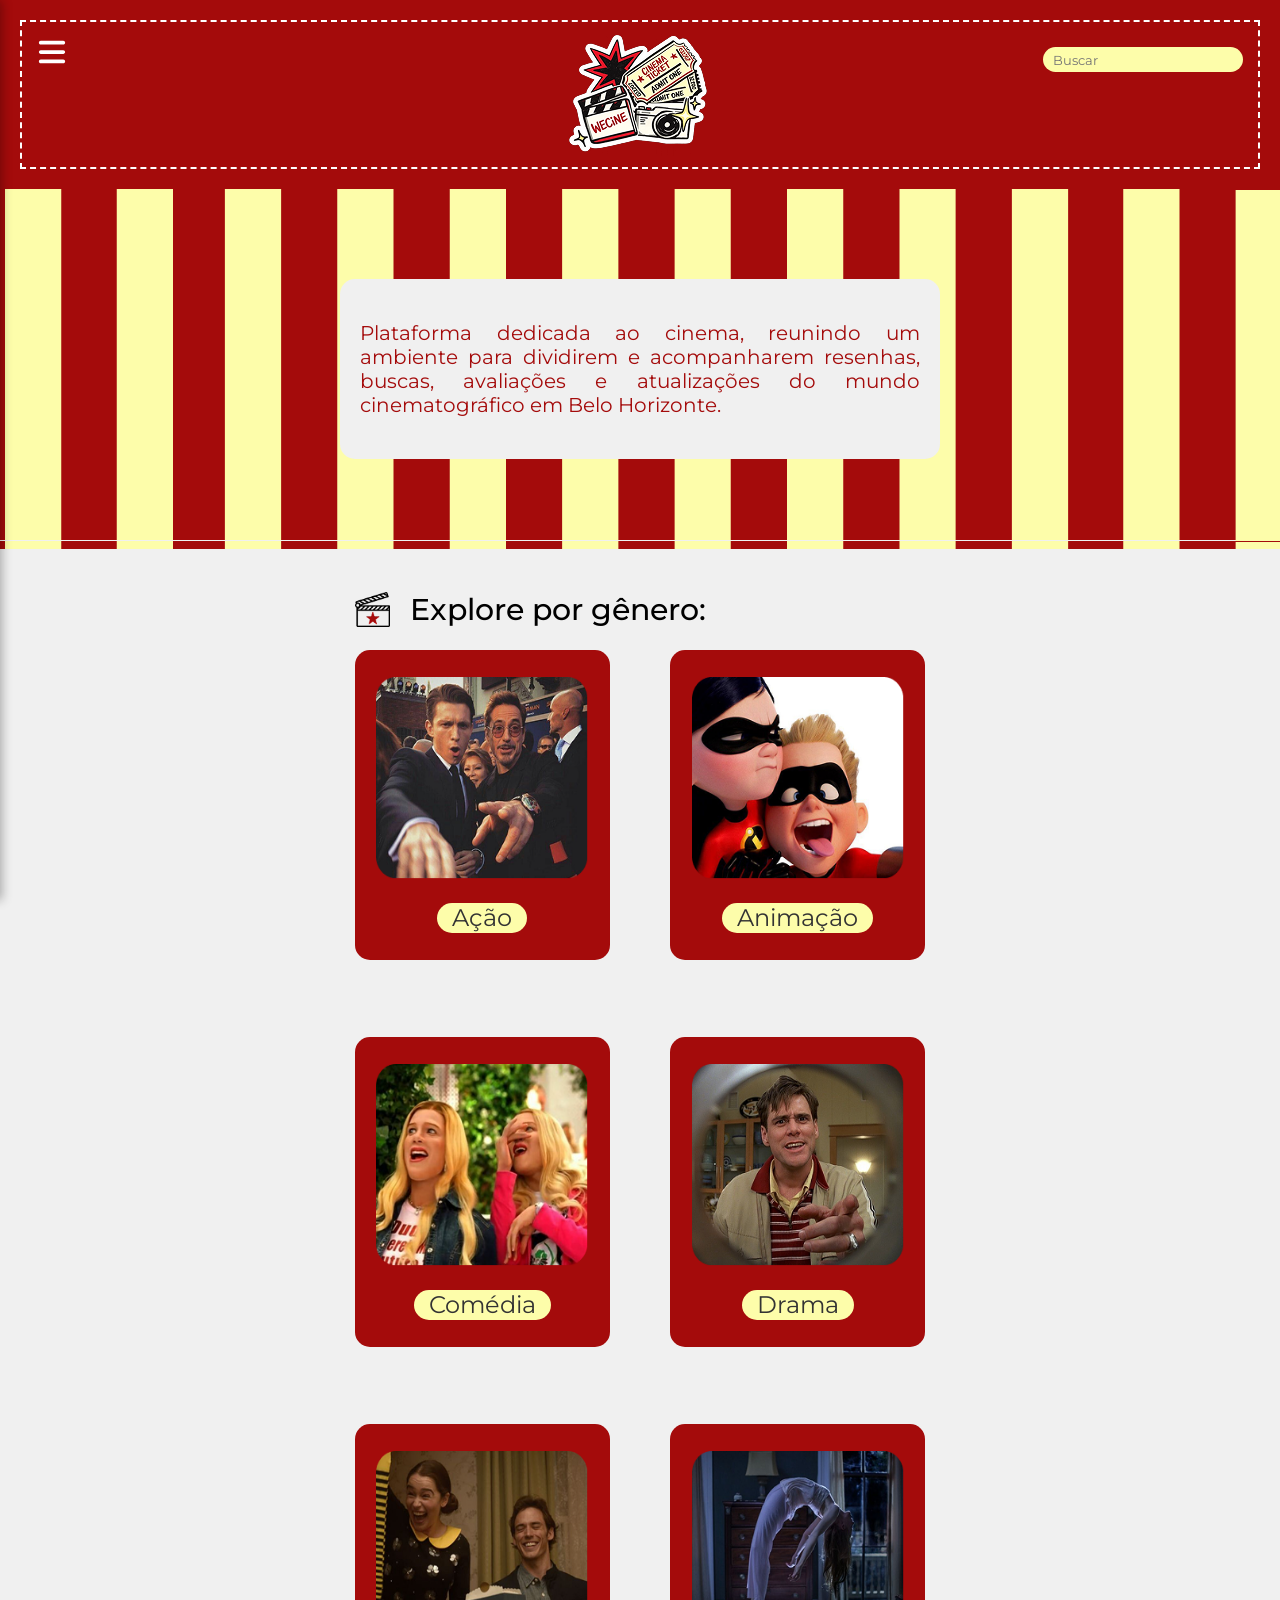
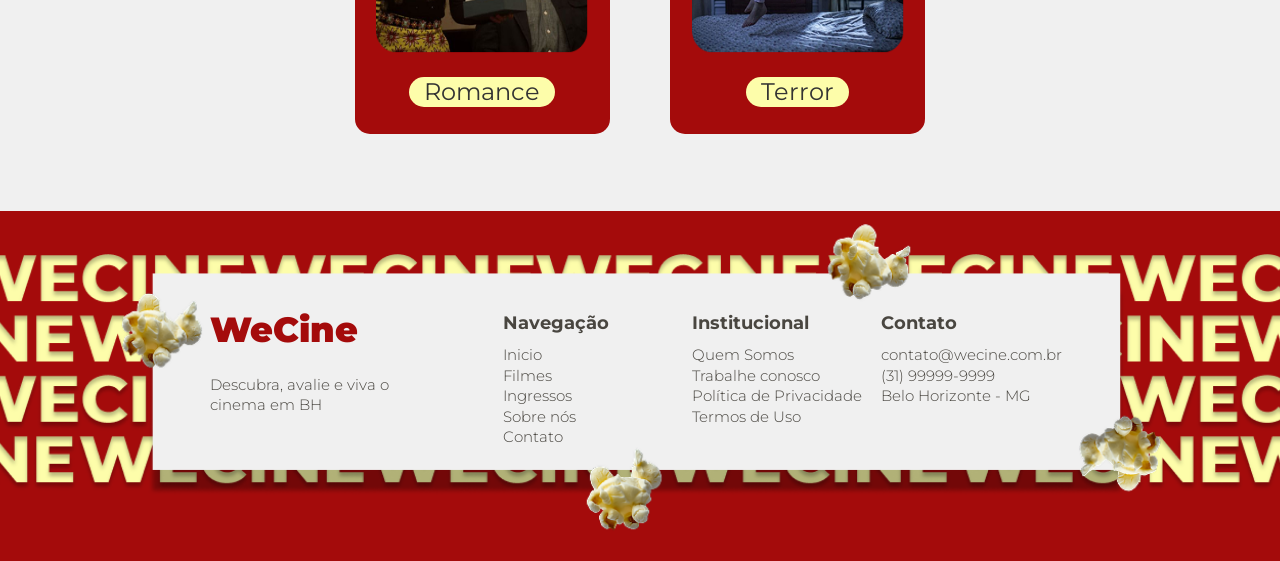
<file: index.html>
<!--
    Autora da página: Alice
-->

<!DOCTYPE html>
<html lang="en">

<head>
    <meta charset="UTF-8">
    <meta name="viewport" content="width=device-width, initial-scale=1.0">
    <title>WeCine - início</title>
    <link rel="stylesheet" href="css/inicio.css">
    <link rel="preconnect" href="https://fonts.googleapis.com">
    <link rel="preconnect" href="https://fonts.gstatic.com" crossorigin>
    <link rel="icon" href="images/logo.png">
    <link
        href="https://fonts.googleapis.com/css2?family=Barlow:ital,wght@0,100;0,200;0,300;0,400;0,500;0,600;0,700;0,800;0,900;1,100;1,200;1,300;1,400;1,500;1,600;1,700;1,800;1,900&family=Montserrat:ital,wght@0,100..900;1,100..900&family=Work+Sans:ital,wght@0,100..900;1,100..900&display=swap"
        rel="stylesheet">
</head>

<body>
    <header id="menu">
        <nav id="menu-nav" aria-label="Navegação principal">
            <div>
                <button id="btn-menu" role="button" aria-label="Abrir menu">
                    <svg xmlns="http://www.w3.org/2000/svg" viewBox="0 0 448 512" aria-hidden="true">
                        <path fill="rgb(255, 255, 255)"
                            d="M0 96C0 78.3 14.3 64 32 64l384 0c17.7 0 32 14.3 32 32s-14.3 32-32 32L32 128C14.3 128 0 113.7 0 96zM0 256c0-17.7 14.3-32 32-32l384 0c17.7 0 32 14.3 32 32s-14.3 32-32 32L32 288c-17.7 0-32-14.3-32-32zM448 416c0 17.7-14.3 32-32 32L32 448c-17.7 0-32-14.3-32-32s14.3-32 32-32l384 0c17.7 0 32 14.3 32 32z" />
                    </svg>
                </button>
            </div>
            <div id="logo-div">
                <a href="index.html"><img id="logo" src="images/logo.png" alt="Logo do site"></a>
            </div>
            <div id="busca">
                <div>
                    <input id="search-input" type="search" placeholder="Buscar">
                </div>
            </div>
        </nav>
    </header>

    <aside id="menu-lateral">
        <div id="menu-lateral-content">
            <button id="btn-fechar">&times;</button>
            <h1>WECINE</h1>
            <nav>
                <ul>
                    <li><a href="index.html">Página inicial</a></li>
                    <li><a href="pages/grid.html">Grade de gênero</a></li>
                    <li><a href="pages/tabela.html">Nosso TOP 6</a></li>
                    <li><a href="pages/filme-do-momento.html">Filme do momento</a></li>
                    <li><a href="pages/mapas.html">Mapas</a></li>
                    <li><a href="pages/formulario.html">Formulário</a></li>
                    <li>
                        <div class="compra-container">
                            <p class="compra-titulo">Compre seu ingresso</p>
                            <p class="compra-descricao">Garantimos os melhores lugares para você!</p>
                            <button class="btn-comprar">Comprar agora</button>
                        </div>
                    </li>
                    <li><a href="pages/sobre.html">Página sobre</a></li>
                </ul>
            </nav>
        </div>
    </aside>

    <section id="info">
        <div id="info-bloco">
            <p>Plataforma dedicada ao cinema, reunindo um ambiente para dividirem e acompanharem resenhas, buscas,
                avaliações e atualizações do mundo cinematográfico em Belo Horizonte.</p>
        </div>
    </section>

    <section id="conteudo">
        <nav>
            <h2>WECINE</h2>
            <a href="">Página inicial</a>
            <a href="">Grade de gênero</a>
            <a href="">Nosso top 6</a>
            <a href="">Filme do momento</a>
            <a href="">Mapas</a>
            <a href="">Formulário</a>
            <a href="">Sobre</a>
            <div id="conteudo-ingresso">
                <p id="conteudo-ingresso-texto1">Compre seu ingresso</p>
                <p id="conteudo-ingresso-texto2">Garantimos os melhores lugares para você</p>
                <a href="" id="conteudo-btnCompra">Comprar agora</a>
            </div>
        </nav>

        <div>
            <span>
                <img src="images/star-claquete.png" alt="">
                <h2>Explore por gênero:</h2>
            </span>

            <div>
                <a href="" id="conteudo-acao">
                    <img src="images/acao.png" alt="">
                    <p>Ação</p>
                </a>

                <a href="">
                    <img src="images/animacao.png" alt="">
                    <p>Animação</p>
                </a>

                <a href="">
                    <img src="images/comedia.png" alt="">
                    <p>Comédia</p>
                </a>

                <a href="">
                    <img src="images/drama.png" alt="">
                    <p>Drama</p>
                </a>

                <a href="">
                    <img src="images/romance.png" alt="">
                    <p>Romance</p>
                </a>

                <a href="">
                    <img src="images/terror.png" alt="">
                    <p>Terror</p>
                </a>
            </div>
        </div>
    </section>

    <footer>
        <div id="footer-div">
            <div id="div-logo">
                <h1>WeCine</h1>
                <span>
                    Descubra, avalie e viva o cinema em BH
                </span>
            </div>
            <div id="footer-links">
                <div>
                    <span>
                        <h2>
                            Navegação
                        </h2>
                    </span>
                    <span>
                        <ul>
                            <li><a href="#">Inicio</a></li>
                            <li><a href="#">Filmes</a></li>
                            <li><a href="#">Ingressos</a></li>
                            <li><a href="#">Sobre nós</a></li>
                            <li><a href="#">Contato</a></li>
                        </ul>
                    </span>
                </div>
                <div id="institucional">
                    <span>
                        <h2>
                            Institucional
                        </h2>
                    </span>
                    <span>
                        <ul>
                            <li><a href="#">Quem Somos</a></li>
                            <li><a href="#">Trabalhe conosco</a></li>
                            <li><a href="#">Política de Privacidade</a></li>
                            <li><a href="#">Termos de Uso</a></li>
                        </ul>
                    </span>
                </div>
                <div>
                    <span>
                        <h2>
                            Contato
                        </h2>
                    </span>
                    <span>
                        <ul>
                            <li>contato@wecine.com.br</li>
                            <li>(31) 99999-9999</li>
                            <li>Belo Horizonte - MG</li>
                        </ul>
                    </span>
                </div>
            </div>
        </div>
    </footer>
    <script src="js/script.js"></script>
</body>

</html>
</file>
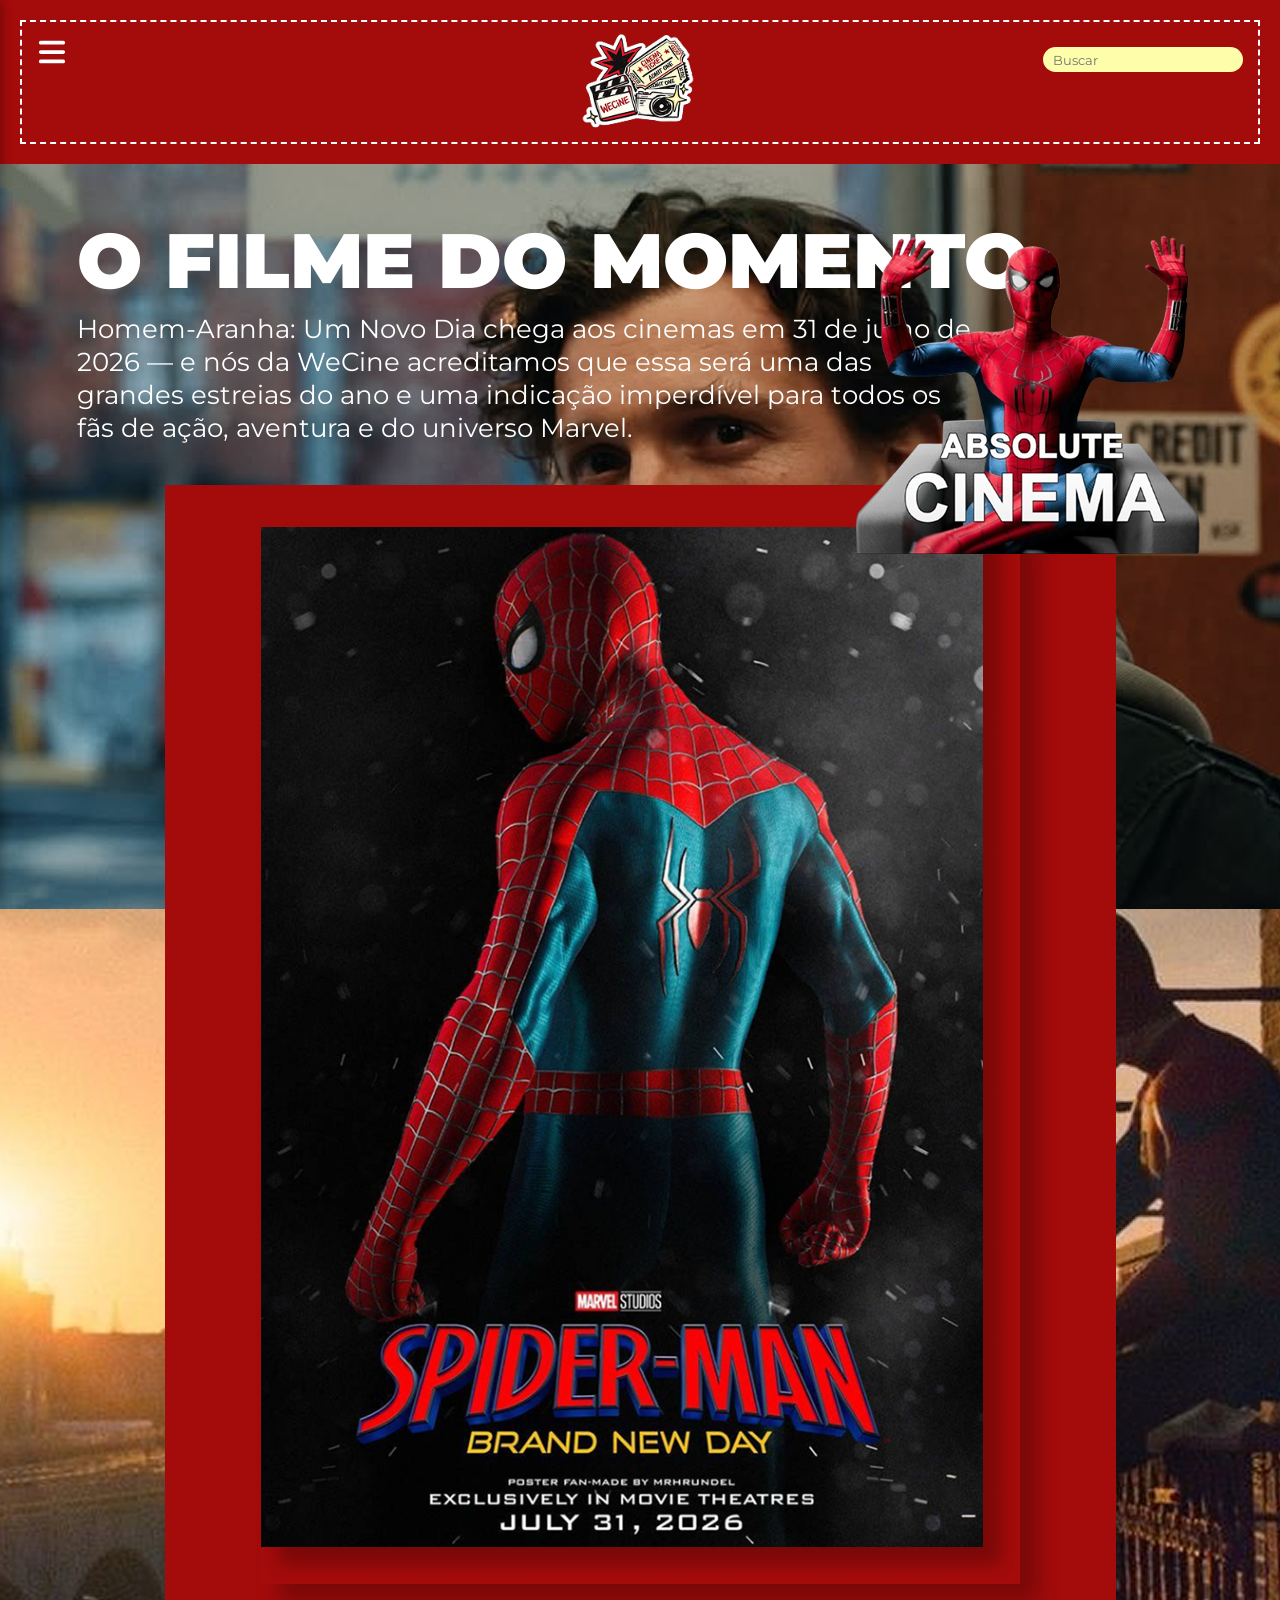
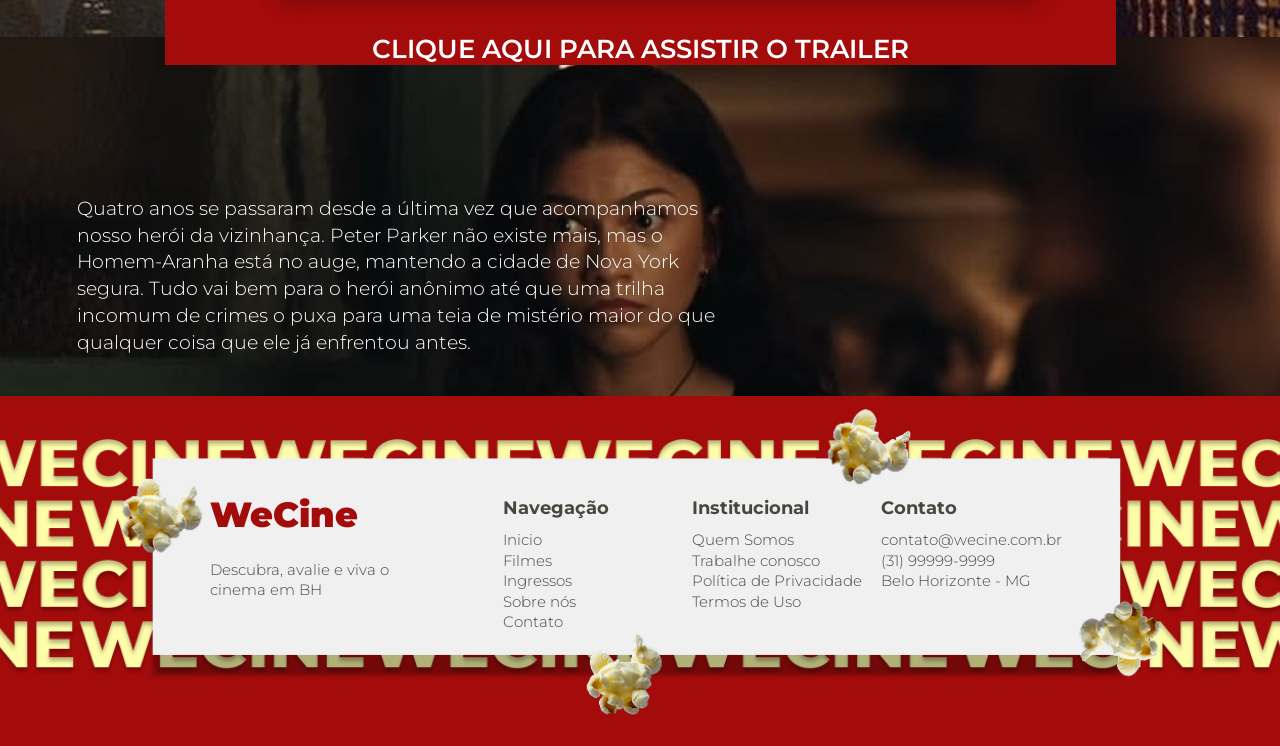
<file: pages/filme-do-momento.html>
<!--
    Autor da página: Arthur Rodrigues
-->

<!DOCTYPE html>
<html lang="pt-BR">

<head>
    <meta charset="UTF-8">
    <meta name="viewport" content="width=device-width, initial-scale=1.0">
    <title>WeCine - Homem-Aranha: Um Novo Dia</title>
    <link rel="icon" href="../images/logo.png">
    <link rel="stylesheet" href="../css/filme-do-momento.css">
    <link rel="preconnect" href="https://fonts.googleapis.com">
    <link rel="preconnect" href="https://fonts.gstatic.com" crossorigin>
    <link
        href="https://fonts.googleapis.com/css2?family=Barlow:ital,wght@0,100;0,200;0,300;0,400;0,500;0,600;0,700;0,800;0,900;1,100;1,200;1,300;1,400;1,500;1,600;1,700;1,800;1,900&family=Montserrat:ital,wght@0,100..900;1,100..900&family=Work+Sans:ital,wght@0,100..900;1,100..900&display=swap"
        rel="stylesheet">
</head>

<body>
    <div class="desktop-container">

        <header id="menu">
            <nav id="menu-nav" aria-label="Navegação principal">
                <div>
                    <button id="btn-menu" role="button" aria-label="Abrir menu">
                        <svg xmlns="http://www.w3.org/2000/svg" viewBox="0 0 448 512" aria-hidden="true">
                            <path fill="rgb(255, 255, 255)"
                                d="M0 96C0 78.3 14.3 64 32 64l384 0c17.7 0 32 14.3 32 32s-14.3 32-32 32L32 128C14.3 128 0 113.7 0 96zM0 256c0-17.7 14.3-32 32-32l384 0c17.7 0 32 14.3 32 32s-14.3 32-32 32L32 288c-17.7 0-32-14.3-32-32zM448 416c0 17.7-14.3 32-32 32L32 448c-17.7 0-32-14.3-32-32s14.3-32 32-32l384 0c17.7 0 32 14.3 32 32z" />
                        </svg>
                    </button>
                </div>
                <div id="logo-div">
                    <a href="../index.html"><img id="logo" src="../images/logo.png" alt="Logo do site"></a>
                </div>
                <div id="busca">
                    <div>
                        <input id="search-input" type="search" placeholder="Buscar">
                    </div>
                </div>
            </nav>
        </header>

        <aside id="menu-lateral">
            <div id="menu-lateral-content">
                <button id="btn-fechar">&times;</button>
                <h1>WECINE</h1>
                <nav>
                    <ul>
                        <li><a href="../index.html">Página inicial</a></li>
                        <li><a href="grid.html">Grade de gênero</a></li>
                        <li><a href="tabela.html">Nosso TOP 6</a></li>
                        <li><a href="filme-do-momento.html">Filme do momento</a></li>
                        <li><a href="mapas.html">Mapas</a></li>
                        <li><a href="formulario.html">Formulário</a></li>
                        <li><a href="ingressos.html">Ingressos</a></li>
                        <li>
                            <div class="compra-container">
                                <p class="compra-titulo">Compre seu ingresso</p>
                                <p class="compra-descricao">Garantimos os melhores lugares para você!</p>
                                <button class="btn-comprar">Comprar agora</button>
                            </div>
                        </li>
                        <li><a href="sobre.html">Página sobre</a></li>
                    </ul>
                </nav>
            </div>
        </aside>

        <main class="main-content">
            <div class="bg-images">
                <div class="bg-top" style="background-image: url('../images/image 48.png');"></div>
                <div class="bg-mid" style="background-image: url('../images/image 53.png');"></div>
                <div class="bg-bot" style="background-image: url('../images/image 51.png');"></div>
            </div>

            <div class="content-overlay">
                <div class="left-col">
                    <h1 class="title">O FILME DO MOMENTO</h1>
                    <p class="desc">Homem-Aranha: Um Novo Dia chega aos cinemas em 31 de julho de 2026 — e nós da WeCine
                        acreditamos que essa será uma das grandes estreias do ano e uma indicação imperdível para todos
                        os fãs de ação, aventura e do universo Marvel.</p>

                    <div class="poster-card">
                        <img src="../images/image 54.png" class="poster-img">
                        <div class="btn-trailer">
                            <a href="#trailer-modal">CLIQUE AQUI PARA ASSISTIR O TRAILER</a>
                        </div>
                    </div>

                    <p class="synopsis">Quatro anos se passaram desde a última vez que acompanhamos nosso herói da
                        vizinhança. Peter Parker não existe mais, mas o Homem-Aranha está no auge, mantendo a cidade de
                        Nova York segura. Tudo vai bem para o herói anônimo até que uma trilha incomum de crimes o puxa
                        para uma teia de mistério maior do que qualquer coisa que ele já enfrentou antes.</p>
                </div>

                <div class="right-col">
                    <img src="../images/image 56.png" class="absolute-cinema-img">
                </div>
            </div>
        </main>

        <footer>
            <div id="footer-div">
                <div id="div-logo">
                    <h1>WeCine</h1>
                    <span>
                        Descubra, avalie e viva o cinema em BH
                    </span>
                </div>
                <div id="footer-links">
                    <div>
                        <span>
                            <h2>Navegação</h2>
                        </span>
                        <span>
                            <ul>
                                <li><a href="#">Inicio</a></li>
                                <li><a href="#">Filmes</a></li>
                                <li><a href="#">Ingressos</a></li>
                                <li><a href="#">Sobre nós</a></li>
                                <li><a href="#">Contato</a></li>
                            </ul>
                        </span>
                    </div>
                    <div id="institucional">
                        <span>
                            <h2>Institucional</h2>
                        </span>
                        <span>
                            <ul>
                                <li><a href="#">Quem Somos</a></li>
                                <li><a href="#">Trabalhe conosco</a></li>
                                <li><a href="#">Política de Privacidade</a></li>
                                <li><a href="#">Termos de Uso</a></li>
                            </ul>
                        </span>
                    </div>
                    <div>
                        <span>
                            <h2>Contato</h2>
                        </span>
                        <span>
                            <ul>
                                <li>contato@wecine.com.br</li>
                                <li>(31) 99999-9999</li>
                                <li>Belo Horizonte - MG</li>
                            </ul>
                        </span>
                    </div>
                </div>
            </div>
        </footer>
    </div>

    <div id="trailer-modal" class="modal-backdrop">
        <a href="#" class="modal-close-overlay"></a>
        <div class="modal-content">
            <a href="#" id="close-modal" class="close-btn">&times;</a>
            <div class="iframe-container">
                <iframe id="trailer-iframe" src="https://www.youtube.com/embed/PlulyWs1kS4" frameborder="0"
                    allow="accelerometer; autoplay; clipboard-write; encrypted-media; gyroscope; picture-in-picture"
                    allowfullscreen></iframe>
            </div>
        </div>
    </div>

    <script src="../js/filme-do-momento.js"></script>
</body>

</html>
</file>
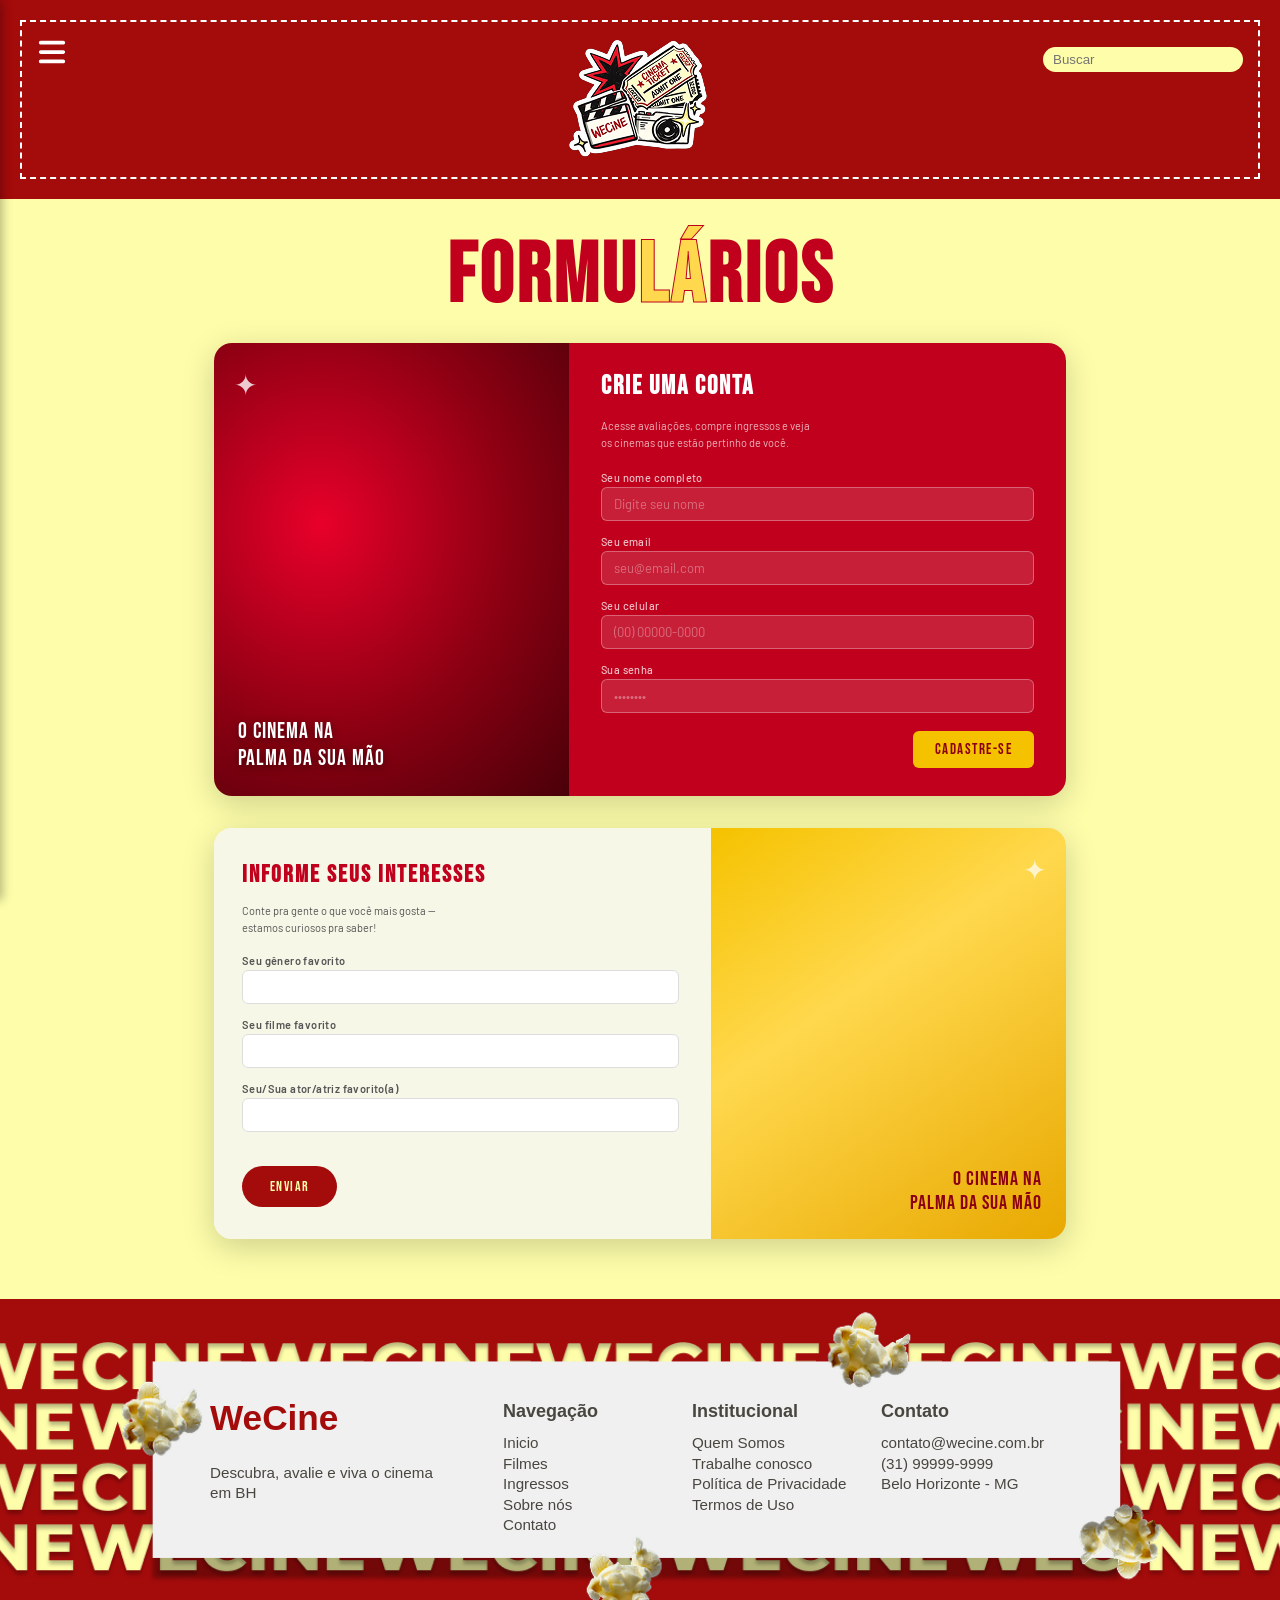
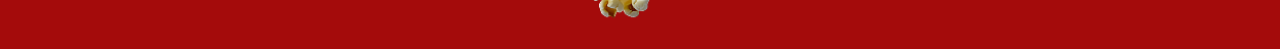
<file: pages/formulario.html>
<!--
    Autor da página: Vitor Vogel
-->

<!DOCTYPE html>
<html lang="pt-BR">

<head>
  <meta charset="UTF-8" />
  <meta name="viewport" content="width=device-width, initial-scale=1.0" />
  <title>WeCine – Formulários</title>
  <link href="https://fonts.googleapis.com/css2?family=Bebas+Neue&family=Barlow:wght@400;500;600;700&display=swap"
    rel="stylesheet" />
  <link rel="stylesheet" href="../css/formulario.css">
</head>

<body>

  <header id="menu">
    <nav id="menu-nav" aria-label="Navegação principal">
      <div>
        <button id="btn-menu" role="button" aria-label="Abrir menu">
          <svg xmlns="http://www.w3.org/2000/svg" viewBox="0 0 448 512" aria-hidden="true">
            <path fill="rgb(255, 255, 255)"
              d="M0 96C0 78.3 14.3 64 32 64l384 0c17.7 0 32 14.3 32 32s-14.3 32-32 32L32 128C14.3 128 0 113.7 0 96zM0 256c0-17.7 14.3-32 32-32l384 0c17.7 0 32 14.3 32 32s-14.3 32-32 32L32 288c-17.7 0-32-14.3-32-32zM448 416c0 17.7-14.3 32-32 32L32 448c-17.7 0-32-14.3-32-32s14.3-32 32-32l384 0c17.7 0 32 14.3 32 32z" />
          </svg>
        </button>
      </div>
      <div id="logo-div">
        <a href="../index.html" class="logo-texto"><img src="../images/logo.png" alt=""></a>
      </div>
      <div id="busca">
        <div>
          <input id="search-input" type="search" placeholder="Buscar">
        </div>
      </div>
    </nav>
  </header>

  <aside id="menu-lateral">
    <div id="menu-lateral-content">
      <button id="btn-fechar">&times;</button>
      <h1>WECINE</h1>
      <nav>
        <ul>
          <li><a href="../index.html">Página inicial</a></li>
          <li><a href="grid.html">Grade de gênero</a></li>
          <li><a href="tabela.html">Nosso TOP 6</a></li>
          <li><a href="filme-do-momento.html">Filme do momento</a></li>
          <li><a href="mapas.html">Mapas</a></li>
          <li><a href="formulario.html">Formulário</a></li>
          <li><a href="ingressos.html">Ingressos</a></li>
          <li>
            <div class="compra-container">
              <p class="compra-titulo">Compre seu ingresso</p>
              <p class="compra-descricao">Garantimos os melhores lugares para você!</p>
              <button class="btn-comprar">Comprar agora</button>
            </div>
          </li>
          <li><a href="sobre.html">Página sobre</a></li>
        </ul>
      </nav>
    </div>
  </aside>
  <div id="overlay"></div>

  <div class="page-title-section">
    <h1 class="page-title">
      <span>FORMU</span><span class="accent">LÁ</span><span>RIOS</span>
    </h1>
  </div>

  <main>

    <div class="card card-register">
      <div class="card-visual">
        <span class="star">✦</span>
        <p class="tagline">O CINEMA NA<br>PALMA DA SUA MÃO</p>
      </div>
      <div class="card-form">
        <h2>CRIE UMA CONTA</h2>
        <p class="subtitle">Acesse avaliações, compre ingressos e veja<br>os cinemas que estão pertinho de você.</p>
        <div class="form-group">
          <label>Seu nome completo</label>
          <input type="text" placeholder="Digite seu nome" />
        </div>
        <div class="form-group">
          <label>Seu email</label>
          <input type="email" placeholder="seu@email.com" />
        </div>
        <div class="form-group">
          <label>Seu celular</label>
          <input type="tel" placeholder="(00) 00000-0000" />
        </div>
        <div class="form-group">
          <label>Sua senha</label>
          <input type="password" placeholder="••••••••" />
        </div>
        <button class="btn-submit">CADASTRE-SE</button>
      </div>
    </div>

    <div class="card card-interests">
      <div class="card-form-light">
        <h2>INFORME SEUS INTERESSES</h2>
        <p class="subtitle">Conte pra gente o que você mais gosta —<br>estamos curiosos pra saber!</p>
        <div class="form-group">
          <label>Seu gênero favorito</label>
          <input type="text" placeholder="Ex: Suspense, Comédia..." />
        </div>
        <div class="form-group">
          <label>Seu filme favorito</label>
          <input type="text" placeholder="Ex: O Poderoso Chefão..." />
        </div>
        <div class="form-group">
          <label>Seu/Sua ator/atriz favorito(a)</label>
          <input type="text" placeholder="Ex: Meryl Streep..." />
        </div>
        <button class="btn-send">ENVIAR</button>
      </div>
      <div class="card-visual-yellow">
        <span class="star">✦</span>
        <p class="tagline">O CINEMA NA<br>PALMA DA SUA MÃO</p>
      </div>
    </div>

  </main>



  <footer>
    <div id="footer-div">
      <div id="div-logo">
        <h1>WeCine</h1>
        <span>
          Descubra, avalie e viva o cinema em BH
        </span>
      </div>
      <div id="footer-links">
        <div>
          <span>
            <h2>Navegação</h2>
          </span>
          <span>
            <ul>
              <li><a href="#">Inicio</a></li>
              <li><a href="#">Filmes</a></li>
              <li><a href="#">Ingressos</a></li>
              <li><a href="sobre.html">Sobre nós</a></li>
              <li><a href="#">Contato</a></li>
            </ul>
          </span>
        </div>
        <div id="institucional">
          <span>
            <h2>Institucional</h2>
          </span>
          <span>
            <ul>
              <li><a href="#">Quem Somos</a></li>
              <li><a href="#">Trabalhe conosco</a></li>
              <li><a href="#">Política de Privacidade</a></li>
              <li><a href="#">Termos de Uso</a></li>
            </ul>
          </span>
        </div>
        <div>
          <span>
            <h2>Contato</h2>
          </span>
          <span>
            <ul>
              <li>contato@wecine.com.br</li>
              <li>(31) 99999-9999</li>
              <li>Belo Horizonte - MG</li>
            </ul>
          </span>
        </div>
      </div>
    </div>
  </footer>

  <script src="../js/formulario.js"></script>

</body>

</html>
</file>
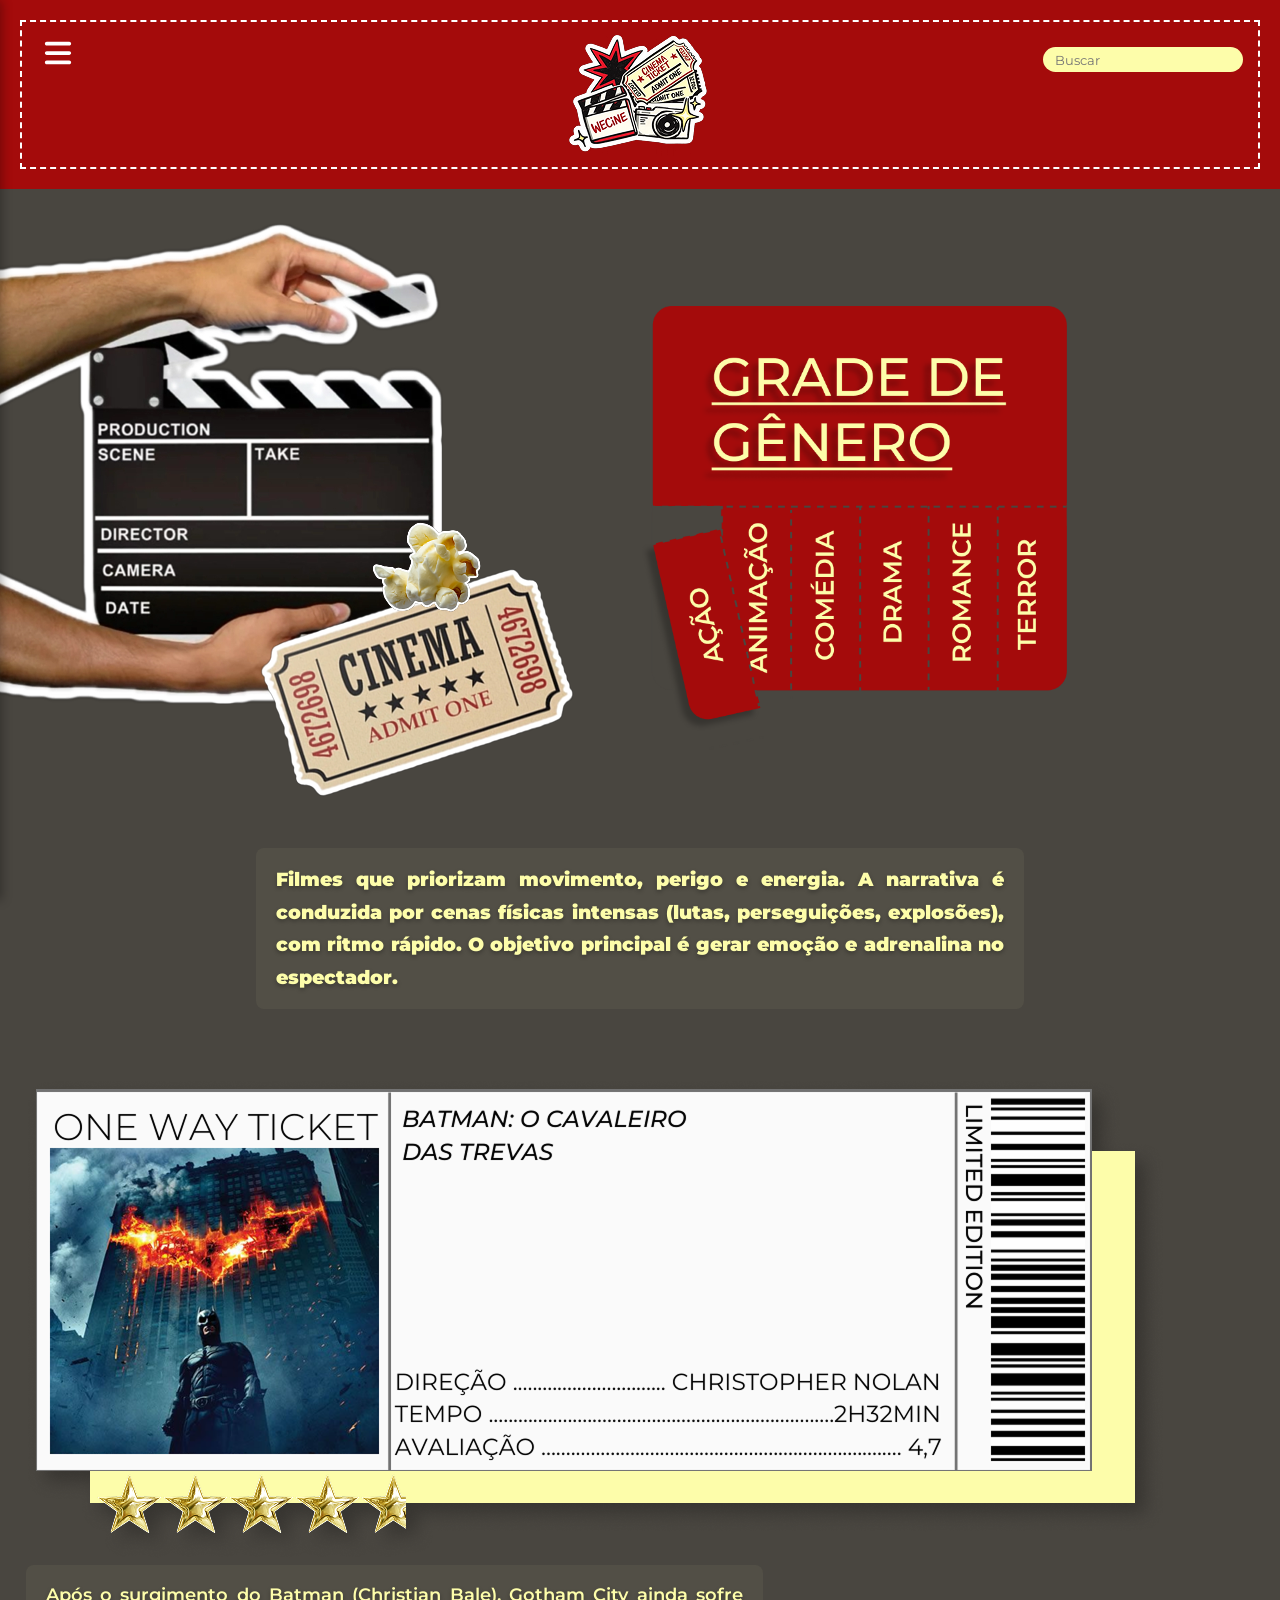
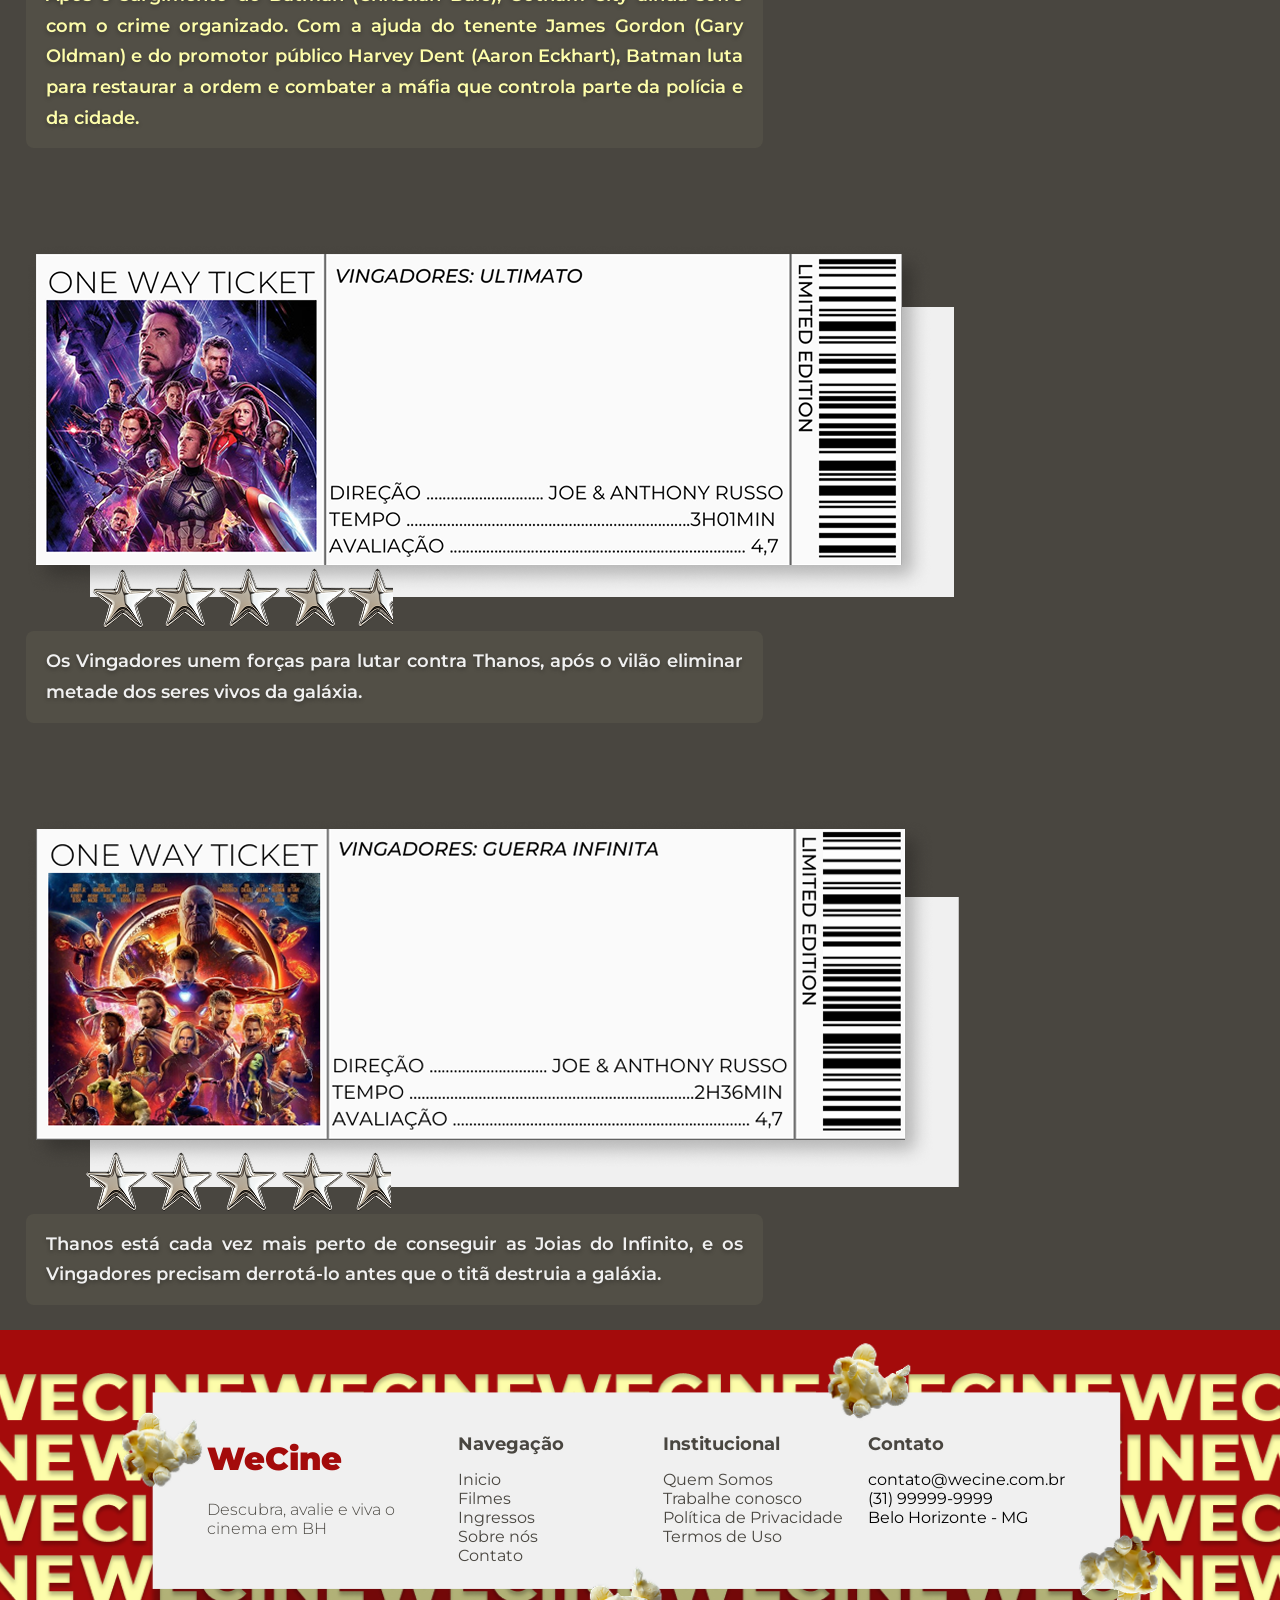
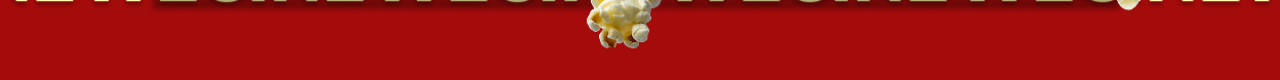
<file: pages/grid.html>
<!--
    Autora da página: Camila de Moura
-->

<!DOCTYPE html>
<html lang="pt-BR">
<head>
    <meta charset="UTF-8">
    <meta name="viewport" content="width=device-width, initial-scale=1.0">
    <title>Grade de Gênero</title>
    <link rel="stylesheet" href="../css/grid.css">
    <link rel="icon" href="../images/logo.png">
    <link rel="preconnect" href="https://fonts.googleapis.com">
    <link rel="preconnect" href="https://fonts.gstatic.com" crossorigin>
    <link href="https://fonts.googleapis.com/css2?family=Barlow:ital,wght@0,100;0,200;0,300;0,400;0,500;0,600;0,700;0,800;0,900;1,100;1,200;1,300;1,400;1,500;1,600;1,700;1,800;1,900&family=Montserrat:ital,wght@0,100..900;1,100..900&family=Work+Sans:ital,wght@0,100..900;1,100..900&display=swap" rel="stylesheet">
</head>
<body>
    <div id="conteudo-principal">
        <header id="menu">
            <nav id="menu-nav" aria-label="Navegação principal">
                <div>
                    <button id="btn-menu" role="button" aria-label="Abrir menu">
                        <svg xmlns="http://www.w3.org/2000/svg" viewBox="0 0 448 512" aria-hidden="true"><path fill="rgb(255, 255, 255)" d="M0 96C0 78.3 14.3 64 32 64l384 0c17.7 0 32 14.3 32 32s-14.3 32-32 32L32 128C14.3 128 0 113.7 0 96zM0 256c0-17.7 14.3-32 32-32l384 0c17.7 0 32 14.3 32 32s-14.3 32-32 32L32 288c-17.7 0-32-14.3-32-32zM448 416c0 17.7-14.3 32-32 32L32 448c-17.7 0-32-14.3-32-32s14.3-32 32-32l384 0c17.7 0 32 14.3 32 32z"/></svg>
                    </button>
                </div>
                <div id="logo-div">
                    <a href="../index.html"><img id="logo" src="../images/logo.png" alt="Logo do site"></a>
                </div>
                <div id="busca">
                    <div>
                        <input id="search-input" type="search" placeholder="Buscar">
                    </div>
                </div>
            </nav>
        </header>

        <aside id="menu-lateral">
            <div id="menu-lateral-content">
                <button id="btn-fechar">&times;</button>
                <h1>WECINE</h1>
                <nav>
                    <ul>
                        <li><a href="../index.html">Página inicial</a></li>
                        <li><a href="grid.html">Grade de gênero</a></li>
                        <li><a href="tabela.html">Nosso TOP 6</a></li>
                        <li><a href="filme-do-momento.html">Filme do momento</a></li>
                        <li><a href="mapas.html">Mapas</a></li>
                        <li><a href="formulario.html">Formulário</a></li>
                        <li><a href="ingressos.html">Ingressos</a></li>
                        <li>
                            <div class="compra-container">
                                <p class="compra-titulo">Compre seu ingresso</p>
                                <p class="compra-descricao">Garantimos os melhores lugares para você!</p>
                                <button class="btn-comprar">Comprar agora</button>
                            </div>
                        </li>
                        <li><a href="sobre.html">Página sobre</a></li>
                    </ul>
                </nav>
            </div>
        </aside>

        <section id="content">
            <br>
            <nav id="images">
                <img src="../images/pipoca.png" alt="Pipoca" id="pipoca">
                
                <div class="grade-container">
                    <img id="grade" src="../images/gradeGeneroAcao.png" alt="Grade de gêneros">
                    
                    <nav id="menu-grade" aria-label="Gêneros">
                        <div>
                            <a href="#" class="acao ativo" data-genero="gradeGeneroAcao.png"><div>Ação</div></a>
                            <a href="#" class="animacao" data-genero="gradeGeneroAnimacao.png"><div>Animação</div></a>
                            <a href="#" class="comedia" data-genero="gradeGeneroComedia.png"><div>Comédia</div></a>
                            <a href="#" class="drama" data-genero="gradeGeneroDrama.png"><div>Drama</div></a>
                            <a href="#" class="romance" data-genero="gradeGeneroRomance.png"><div>Romance</div></a>
                            <a href="#" class="terror" data-genero="gradeGeneroTerror.png"><div>Terror</div></a>
                        </div>
                    </nav>
                </div>
                
                <div class="decoracao-vazia"></div>
            </nav>
            
            <section id="info-genero">
                <p id="descricao-genero"></p>
            </section>
            <section id="filmes-recomendados1">
                <div></div>
            </section>
            <section id="filmes-recomendados2">
                <div></div>
            </section>
            <section id="filmes-recomendados3">
                <div></div>
            </section>
        </section>
    </div>

    <footer>
        <div id="footer-div">
            <div id="div-logo">
                <h1>WeCine</h1>
                <span>Descubra, avalie e viva o cinema em BH</span>
            </div>
            <div id="footer-links">
                <div>
                    <span><h2>Navegação</h2></span>
                    <ul>
                        <li><a href="#">Inicio</a></li>
                        <li><a href="#">Filmes</a></li>
                        <li><a href="#">Ingressos</a></li>
                        <li><a href="#">Sobre nós</a></li>
                        <li><a href="#">Contato</a></li>
                    </ul>
                </div>
                <div id="institucional">
                    <span><h2>Institucional</h2></span>
                    <ul>
                        <li><a href="#">Quem Somos</a></li>
                        <li><a href="#">Trabalhe conosco</a></li>
                        <li><a href="#">Política de Privacidade</a></li>
                        <li><a href="#">Termos de Uso</a></li>
                    </ul>
                </div>
                <div>
                    <span><h2>Contato</h2></span>
                    <ul>
                        <li>contato@wecine.com.br</li>
                        <li>(31) 99999-9999</li>
                        <li>Belo Horizonte - MG</li>
                    </ul>
                </div>
            </div>
        </div>
    </footer>
    <script src="../js/grid.js"></script>
</body>
</html>
</file>
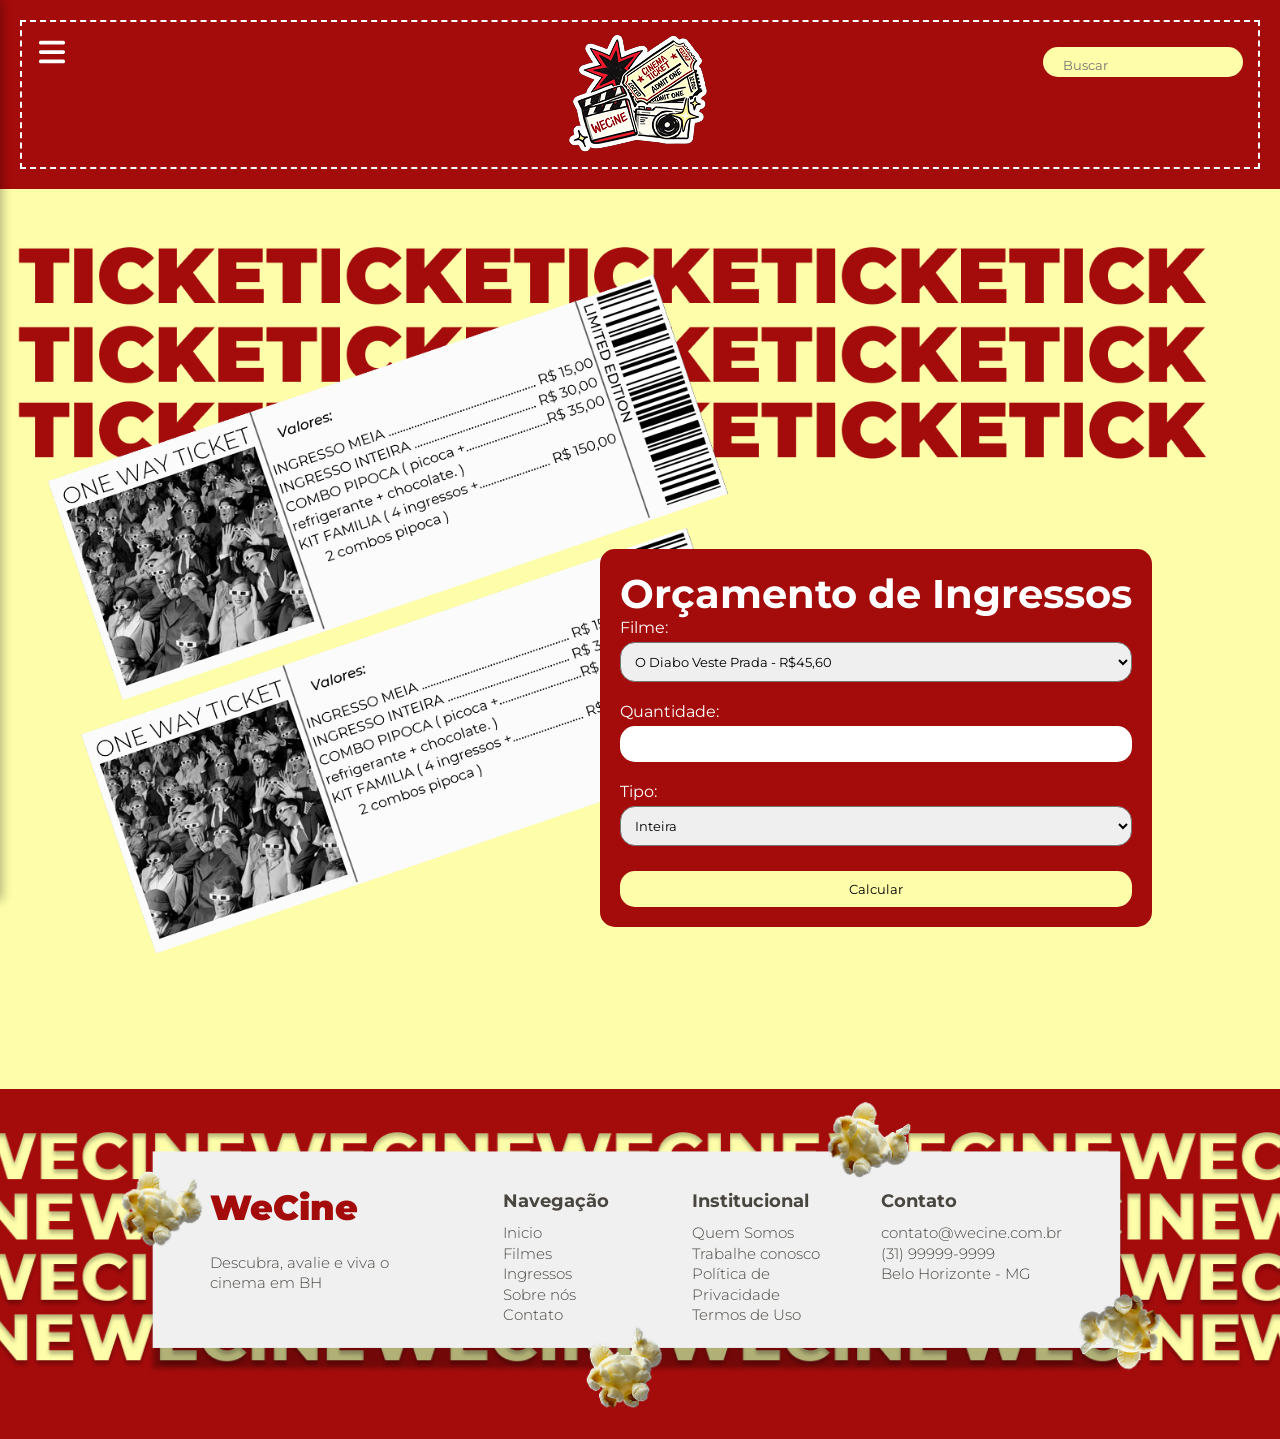
<file: pages/ingressos.html>
<!--
    Autora da página: Alice
-->

<!DOCTYPE html>
<html lang="pt-BR">

<head>
    <meta charset="UTF-8">
    <meta name="viewport" content="width=device-width, initial-scale=1.0">
    <title>Ingresso Cinema</title>
    <link rel="icon" href="../images/logo.png">
    <link rel="stylesheet" href="../css/ingressos.css">
    <link rel="preconnect" href="https://fonts.googleapis.com">
    <link rel="preconnect" href="https://fonts.gstatic.com" crossorigin>
    <link
        href="https://fonts.googleapis.com/css2?family=Barlow:ital,wght@0,100;0,200;0,300;0,400;0,500;0,600;0,700;0,800;0,900;1,100;1,200;1,300;1,400;1,500;1,600;1,700;1,800;1,900&family=Montserrat:ital,wght@0,100..900;1,100..900&family=Work+Sans:ital,wght@0,100..900;1,100..900&display=swap"
        rel="stylesheet">
</head>

<body>
    <header id="menu">
        <nav id="menu-nav" aria-label="Navegação principal">
            <div>
                <button id="btn-menu" role="button" aria-label="Abrir menu">
                    <svg xmlns="http://www.w3.org/2000/svg" viewBox="0 0 448 512" aria-hidden="true"><path fill="rgb(255, 255, 255)" d="M0 96C0 78.3 14.3 64 32 64l384 0c17.7 0 32 14.3 32 32s-14.3 32-32 32L32 128C14.3 128 0 113.7 0 96zM0 256c0-17.7 14.3-32 32-32l384 0c17.7 0 32 14.3 32 32s-14.3 32-32 32L32 288c-17.7 0-32-14.3-32-32zM448 416c0 17.7-14.3 32-32 32L32 448c-17.7 0-32-14.3-32-32s14.3-32 32-32l384 0c17.7 0 32 14.3 32 32z"/></svg>
                </button>
            </div>
            <div id="logo-div">
                <a href="../index.html"><img id="logo" src="../images/logo.png" alt="Logo do site"></a>
            </div>
            <div id="busca">
                <div>
                    <input id="search-input" type="search" placeholder="Buscar">
                </div>
            </div>
        </nav>
    </header>

    <aside id="menu-lateral">
        <div id="menu-lateral-content">
            <button id="btn-fechar">&times;</button>
            <h1>WECINE</h1>
            <nav>
                <ul>
                    <li><a href="../index.html">Página inicial</a></li>
                    <li><a href="grid.html">Grade de gênero</a></li>
                    <li><a href="tabela.html">Nosso TOP 6</a></li>
                    <li><a href="filme-do-momento.html">Filme do momento</a></li>
                    <li><a href="mapas.html">Mapas</a></li>
                    <li><a href="formulario.html">Formulário</a></li>
                    <li><a href="ingressos.html">Ingressos</a></li>
                    <li>
                        <div class="compra-container">
                            <p class="compra-titulo">Compre seu ingresso</p>
                            <p class="compra-descricao">Garantimos os melhores lugares para você!</p>
                            <button class="btn-comprar">Comprar agora</button>
                        </div>
                    </li>
                    <li><a href="sobre.html">Página sobre</a></li>
                </ul>
            </nav>
        </div>
    </aside>

    <div id="imagem-fundo">
        <section id="ingressos">
            <div id="box">
                <h2 id="orcamento">Orçamento de Ingressos</h2>
                <form id="formulario">
                    <div>
                        <label>Filme:</label>
                        <select id="filme">
                            <option value="45.60">O Diabo Veste Prada - R$45,60</option>
                            <option value="45.60">Mandaloriano e Grogu - R$45,60</option>
                            <option value="59.27">Todo Mundo em Pânico - R$59,27</option>
                            <option value="59.27">Mestres Do Universo - R$59,27</option>
                        </select>
                    </div>


                    <div>
                        <label>Quantidade:</label>
                        <input type="number" id="quantidade" min="1" required>
                    </div>

                    <div>
                        <label>Tipo:</label>
                        <select id="tipo">
                            <option value="inteira">Inteira</option>
                            <option value="meia">Meia</option>
                        </select>
                    </div>


                    <button type="submit">Calcular</button>

                </form>

                <div id="resultado"></div>

            </div>

        </section>
    </div>

<footer>
        <div id="footer-div">
            <div id="div-logo">
                <h1>WeCine</h1>
                <span>
                    Descubra, avalie e viva o cinema em BH
                </span>
            </div>
            <div id="footer-links">
                <div>
                    <span>
                        <h2>
                            Navegação
                        </h2>
                    </span>
                    <span>
                        <ul>
                            <li><a href="#">Inicio</a></li>
                            <li><a href="#">Filmes</a></li>
                            <li><a href="#">Ingressos</a></li>
                            <li><a href="#">Sobre nós</a></li>
                            <li><a href="#">Contato</a></li>
                        </ul>
                    </span> 
                </div>
                <div id="institucional">
                    <span>
                        <h2>
                            Institucional
                        </h2>
                    </span>
                    <span>
                        <ul>
                            <li><a href="#">Quem Somos</a></li>
                            <li><a href="#">Trabalhe conosco</a></li>
                            <li><a href="#">Política de Privacidade</a></li>
                            <li><a href="#">Termos de Uso</a></li>
                        </ul>
                    </span>
                </div>
                <div>
                    <span>
                        <h2>
                            Contato
                        </h2>
                    </span>
                    <span>
                        <ul>
                            <li>contato@wecine.com.br</li>
                            <li>(31) 99999-9999</li>
                            <li>Belo Horizonte - MG</li>
                        </ul>
                    </span>
                </div>
            </div>
        </div>
    </footer>

    <script src="../js/ingressos.js"></script>
</body>

</html>
</file>
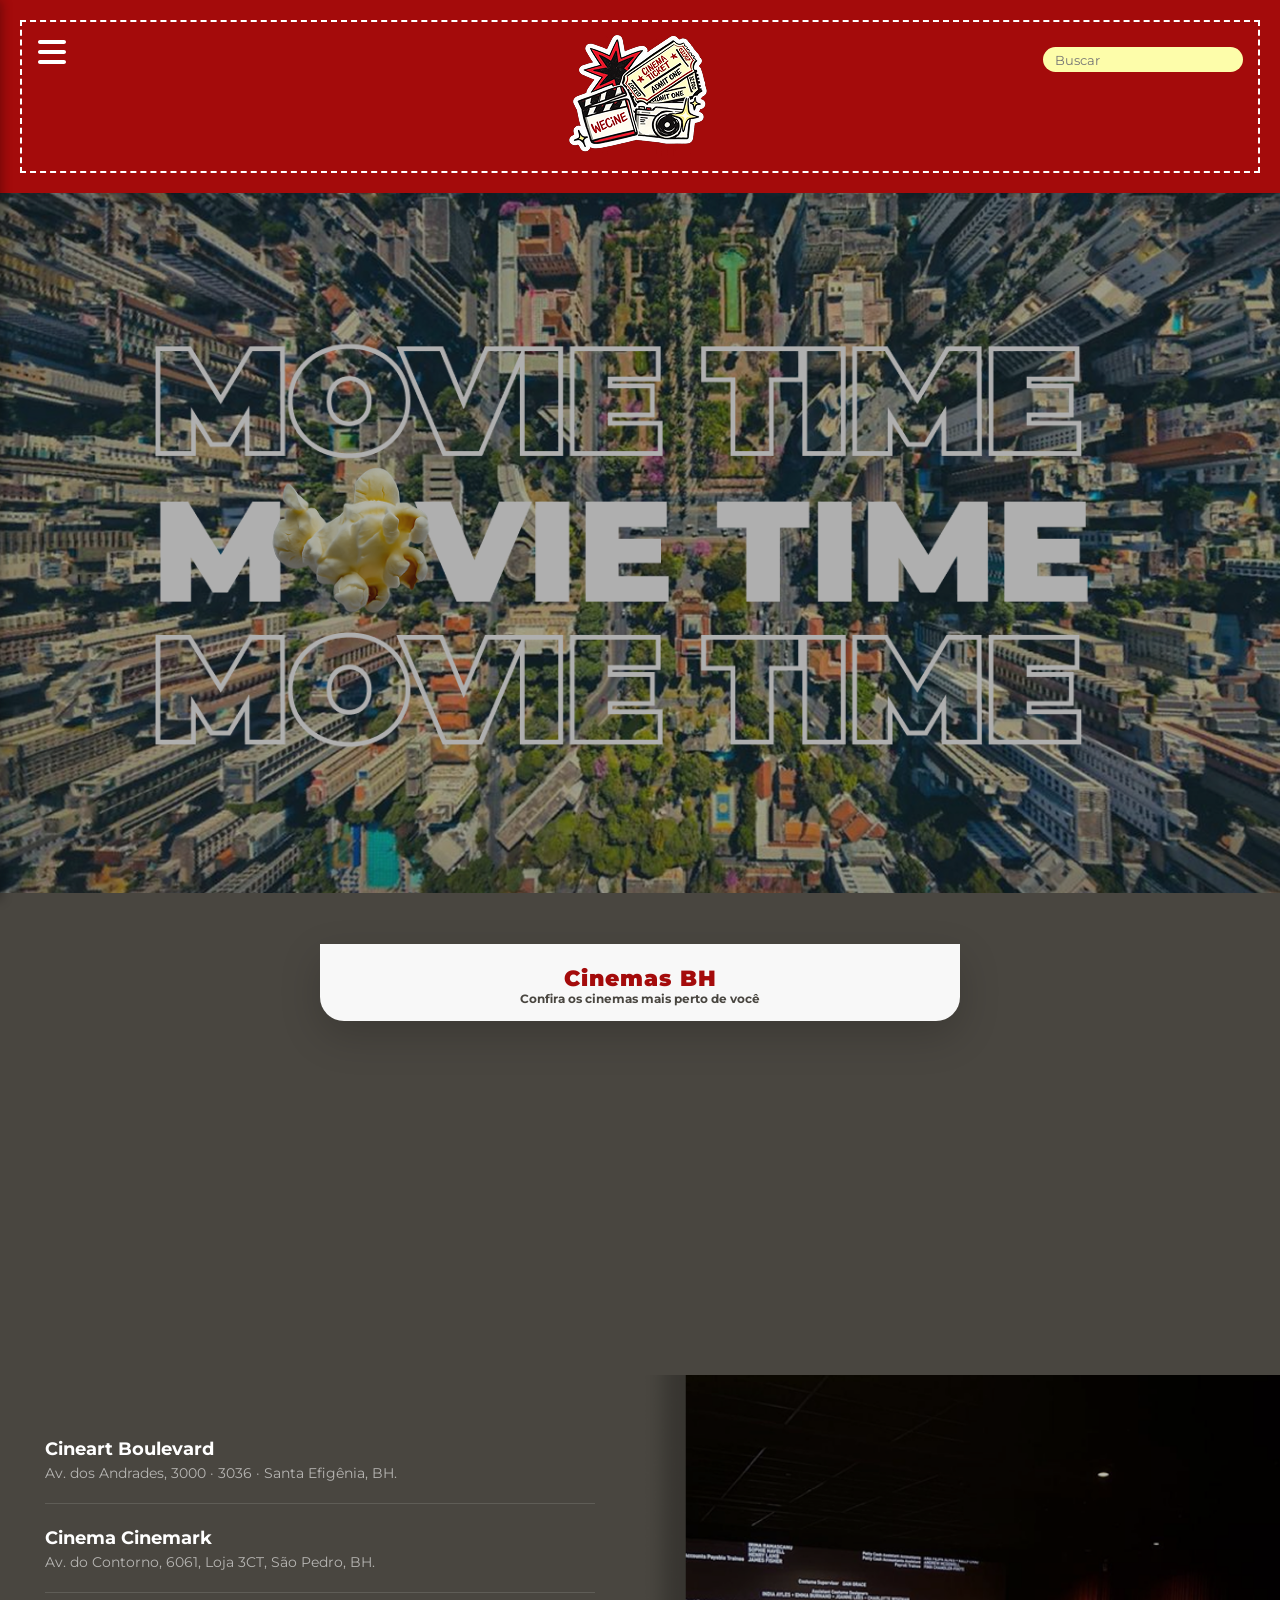
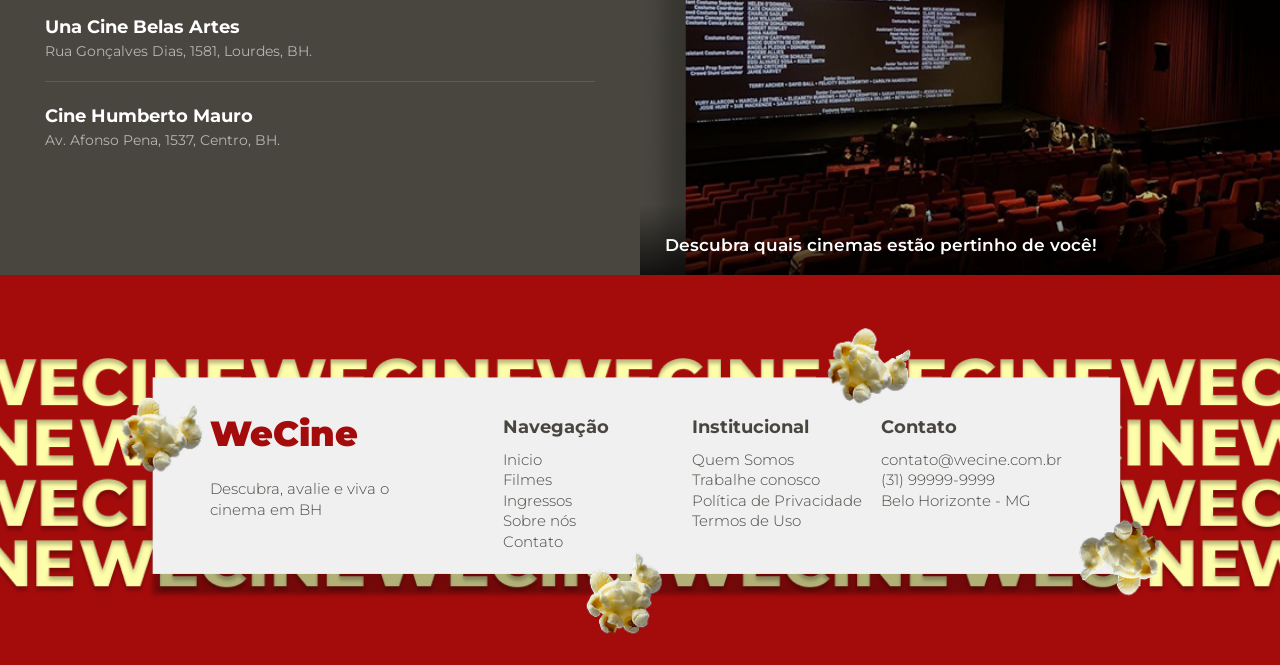
<file: pages/mapas.html>
<!--
    Autor da página: Vitor Vogel
-->

<!DOCTYPE html>
<html lang="pt-BR">

<head>
    <meta charset="UTF-8">
    <meta name="viewport" content="width=device-width, initial-scale=1.0">
    <title>WeCine — Cinemas em BH</title>
    <link href="https://fonts.googleapis.com/css2?family=Montserrat:wght@300;400;500;700;900&display=swap"
        rel="stylesheet">
    <link rel="stylesheet" href="../css/mapas.css">
</head>

<body>

    <div id="conteudo-principal">
        <header id="menu">
            <nav id="menu-nav" aria-label="Navegação principal">
                <div>
                    <button id="btn-menu" role="button" aria-label="Abrir menu">
                        <svg xmlns="http://www.w3.org/2000/svg" viewBox="0 0 448 512" aria-hidden="true">
                            <path fill="rgb(255,255,255)"
                                d="M0 96C0 78.3 14.3 64 32 64l384 0c17.7 0 32 14.3 32 32s-14.3 32-32 32L32 128C14.3 128 0 113.7 0 96zM0 256c0-17.7 14.3-32 32-32l384 0c17.7 0 32 14.3 32 32s-14.3 32-32 32L32 288c-17.7 0-32-14.3-32-32zM448 416c0 17.7-14.3 32-32 32L32 448c-17.7 0-32-14.3-32-32s14.3-32 32-32l384 0c17.7 0 32 14.3 32 32z" />
                        </svg>
                    </button>
                </div>
                <div id="logo-div">
                    <a href="../index.html"><img id="logo" src="../images/logo.png" alt="Logo do site"></a>
                </div>
                <div id="busca">
                    <div>
                        <input id="search-input" type="search" placeholder="Buscar">
                    </div>
                </div>
            </nav>
        </header>

        <aside id="menu-lateral">
            <div id="menu-lateral-content">
                <button id="btn-fechar">&times;</button>
                <h1>WECINE</h1>
                <nav>
                    <ul>
                        <li><a href="../index.html">Página inicial</a></li>
                        <li><a href="grid.html">Grade de gênero</a></li>
                        <li><a href="tabela.html">Nosso TOP 6</a></li>
                        <li><a href="filme-do-momento.html">Filme do momento</a></li>
                        <li><a href="mapas.html">Mapas</a></li>
                        <li><a href="formulario.html">Formulário</a></li>
                        <li><a href="ingressos.html">Ingressos</a></li>
                        <li>
                            <div class="compra-container">
                                <p class="compra-titulo">Compre seu ingresso</p>
                                <p class="compra-descricao">Garantimos os melhores lugares para você!</p>
                                <button class="btn-comprar">Comprar agora</button>
                            </div>
                        </li>
                        <li><a href="sobre.html">Página sobre</a></li>
                    </ul>
                </nav>
            </div>
        </aside>

        <div id="overlay"></div>

        <div id="content">

            <!-- HERO -->
            <section id="hero">
                <img src="../images/Group 185.png" alt="Vista aérea de Belo Horizonte">
                
            </section>

            <!-- MAPA -->
            <section id="secao-mapa">
                <div id="mapa-wrapper">
                    <div id="mapa-overlay">
                        <div class="mapa-titulo">
                            <span>Cinemas BH</span>
                            <p>Confira os cinemas mais perto de você</p>
                        </div>
                    </div>
                    <iframe src="https://www.google.com/maps/d/embed?mid=1WgxO-QkD7GP3Sxouxxd8123QXzaC8ug&ehbc=2E312F"
                        width="640" height="480"></iframe>
                </div>
            </section>

            <!-- CINEMAS -->
            <section id="secao-cinemas">
                <div id="lista-cinemas">
                    <div class="cinema-item">
                        <h2>Cineart Boulevard</h2>
                        <p>Av. dos Andrades, 3000 · 3036 · Santa Efigênia, BH.</p>
                    </div>
                    <div class="cinema-item">
                        <h2>Cinema Cinemark</h2>
                        <p>Av. do Contorno, 6061, Loja 3CT, São Pedro, BH.</p>
                    </div>
                    <div class="cinema-item">
                        <h2>Una Cine Belas Artes</h2>
                        <p>Rua Gonçalves Dias, 1581, Lourdes, BH.</p>
                    </div>
                    <div class="cinema-item">
                        <h2>Cine Humberto Mauro</h2>
                        <p>Av. Afonso Pena, 1537, Centro, BH.</p>
                    </div>
                </div>

                <div id="cinema-foto">
                    <img src="../images/image 131.png" alt="Interior de um cinema">
                    <div id="cinema-foto-legenda">Descubra quais cinemas estão pertinho de você!</div>
                </div>
            </section>




        </div>
    </div>

    <footer>
        <div id="footer-div">
            <div id="div-logo">
                <h1>WeCine</h1>
                <span>Descubra, avalie e viva o cinema em BH</span>
            </div>
            <div id="footer-links">
                <div>
                    <span>
                        <h2>Navegação</h2>
                    </span>
                    <span>
                        <ul>
                            <li><a href="#">Inicio</a></li>
                            <li><a href="#">Filmes</a></li>
                            <li><a href="#">Ingressos</a></li>
                            <li><a href="#">Sobre nós</a></li>
                            <li><a href="#">Contato</a></li>
                        </ul>
                    </span>
                </div>
                <div id="institucional">
                    <span>
                        <h2>Institucional</h2>
                    </span>
                    <span>
                        <ul>
                            <li><a href="#">Quem Somos</a></li>
                            <li><a href="#">Trabalhe conosco</a></li>
                            <li><a href="#">Política de Privacidade</a></li>
                            <li><a href="#">Termos de Uso</a></li>
                        </ul>
                    </span>
                </div>
                <div>
                    <span>
                        <h2>Contato</h2>
                    </span>
                    <span>
                        <ul>
                            <li>contato@wecine.com.br</li>
                            <li>(31) 99999-9999</li>
                            <li>Belo Horizonte - MG</li>
                        </ul>
                    </span>
                </div>
            </div>
        </div>
    </footer>

    <script src="../js/mapas.js"></script>

</body>

</html>
</file>
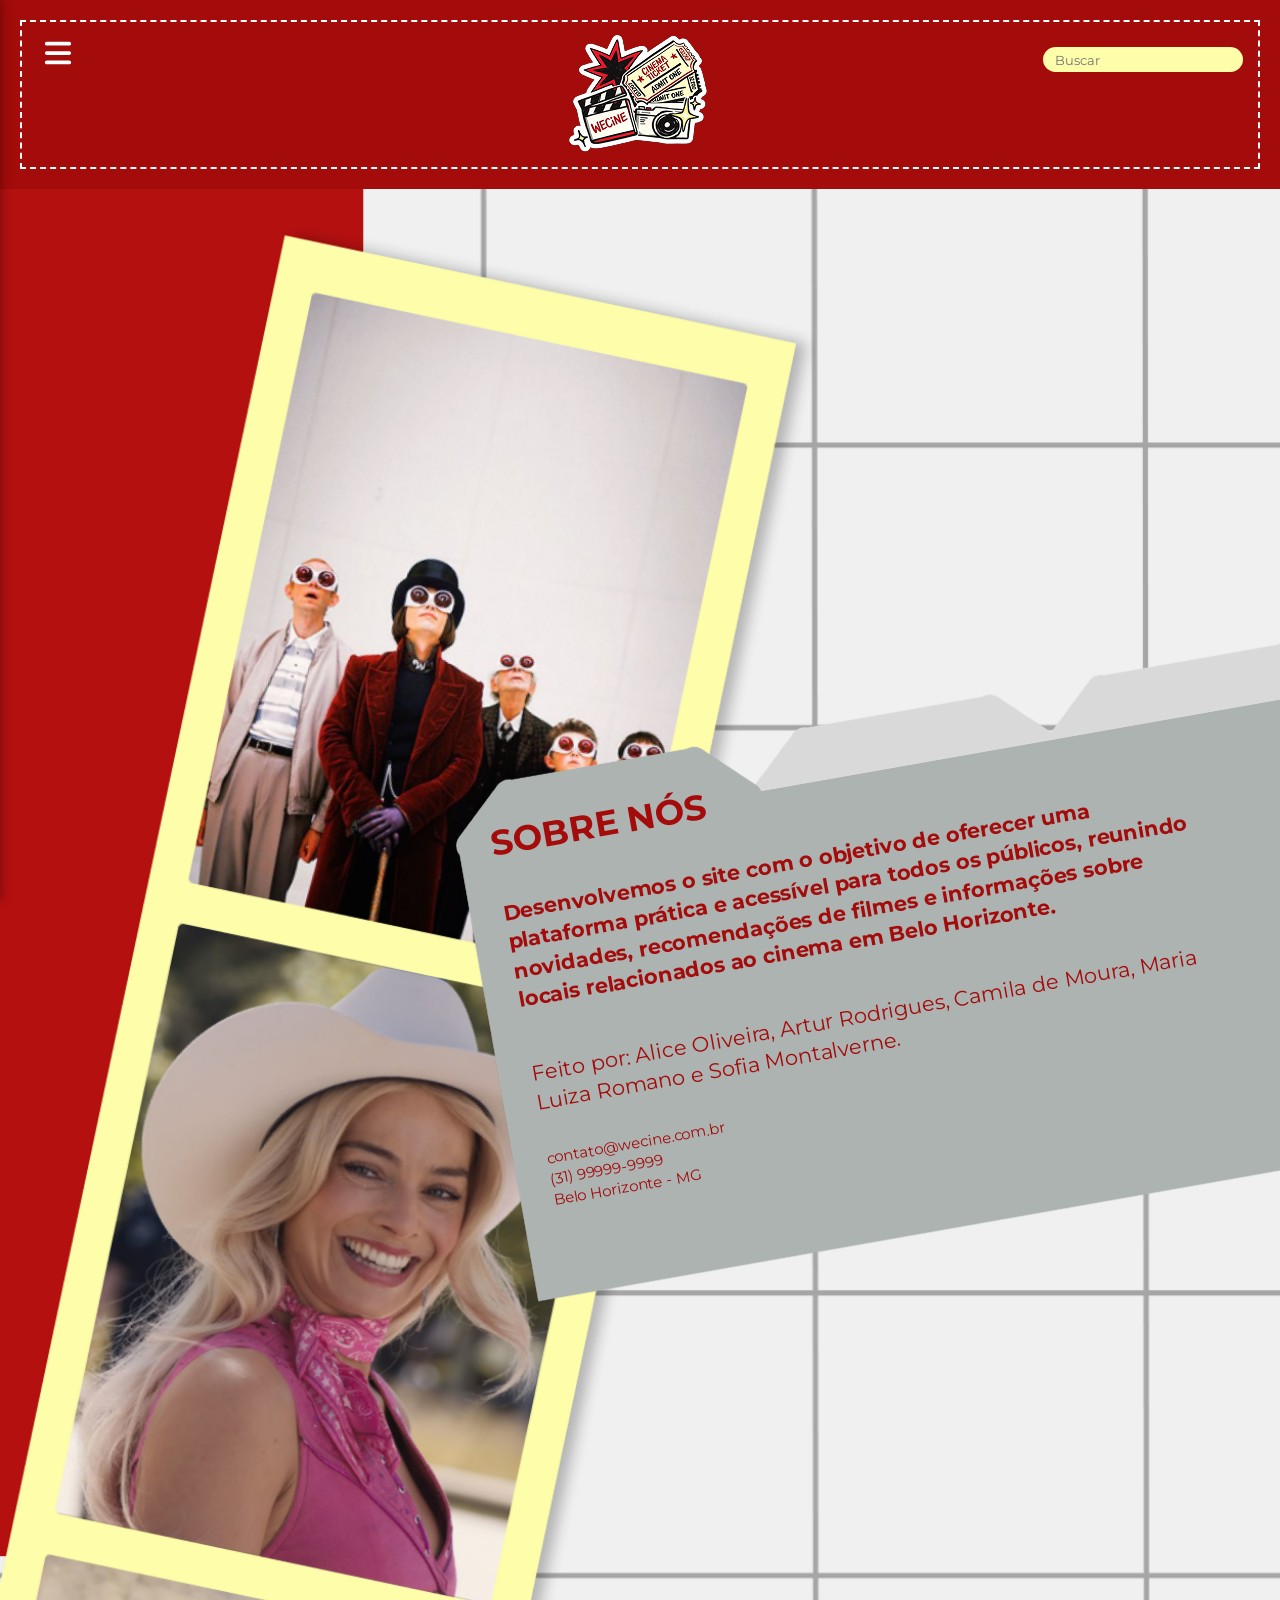
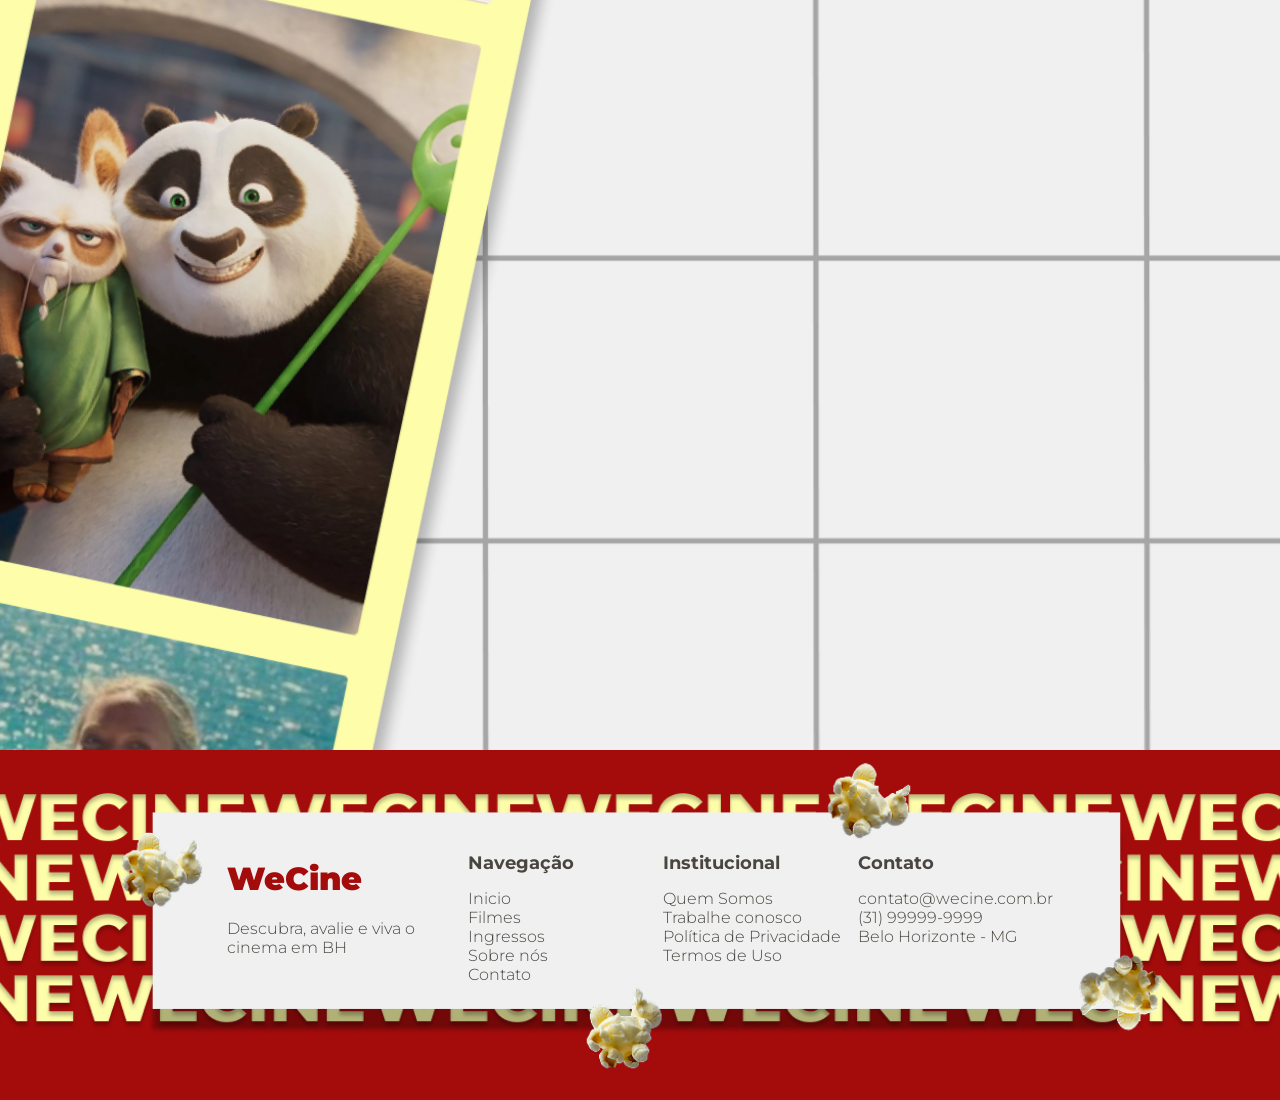
<file: pages/sobre.html>
<!--
    Autoras da página: Sofia e Maria Luiza
-->

<!DOCTYPE html>
<html lang="en">

<head>
    <meta charset="UTF-8">
    <meta name="viewport" content="width=device-width, initial-scale=1.0">
    <link rel="stylesheet" href="../css/sobre.css">
    <title>Página Sobre</title>
    <link rel="icon" href="../images/logo.png">
    <link rel="preconnect" href="https://fonts.googleapis.com">
    <link rel="preconnect" href="https://fonts.gstatic.com" crossorigin>
    <link href="https://fonts.googleapis.com/css2?family=Barlow:ital,wght@0,100;0,200;0,300;0,400;0,500;0,600;0,700;0,800;0,900;1,100;1,200;1,300;1,400;1,500;1,600;1,700;1,800;1,900&family=Montserrat:ital,wght@0,100..900;1,100..900&family=Work+Sans:ital,wght@0,100..900;1,100..900&display=swap" rel="stylesheet">
</head>

<body background-color="#A40B0B">
    <div id="conteudo-principal">    
        <header id="menu">
            <nav id="menu-nav" aria-label="Navegação principal">
                <div>
                    <button id="btn-menu" role="button" aria-label="Abrir menu">
                        <svg xmlns="http://www.w3.org/2000/svg" viewBox="0 0 448 512" aria-hidden="true">
                            <path fill="rgb(255, 255, 255)"
                                d="M0 96C0 78.3 14.3 64 32 64l384 0c17.7 0 32 14.3 32 32s-14.3 32-32 32L32 128C14.3 128 0 113.7 0 96zM0 256c0-17.7 14.3-32 32-32l384 0c17.7 0 32 14.3 32 32s-14.3 32-32 32L32 288c-17.7 0-32-14.3-32-32zM448 416c0 17.7-14.3 32-32 32L32 448c-17.7 0-32-14.3-32-32s14.3-32 32-32l384 0c17.7 0 32 14.3 32 32z" />
                        </svg>
                    </button>
                </div>
                <div id="logo-div">
                    <a href="../index.html"><img id="logo" src="../images/logo.png" alt="Logo do site"></a>
                </div>
                <div id="busca">
                    <div>
                        <input id="search-input" type="search" placeholder="Buscar">
                    </div>
                </div>
            </nav>
        </header>


        <div id="caixa-fundo">
            <img src="../images/caixa.png" alt="caixa-fundo">

            <section class="texto-sobre">
                <h1>SOBRE NÓS</h1>

                <p>
                    <b>
                        Desenvolvemos o site com o objetivo de oferecer uma plataforma prática e acessível para todos os
                        públicos,
                        reunindo novidades, recomendações de filmes e informações sobre locais relacionados ao cinema em
                        Belo Horizonte.
                    </b>
                </p>

                <p id="participantes">
                    Feito por: Alice Oliveira, Artur Rodrigues, Camila de Moura,
                    Maria Luiza Romano e Sofia Montalverne.
                </p>

                <p id="linha">
                    contato@wecine.com.br
                    <br>
                    (31) 99999-9999
                    <br>
                    Belo Horizonte - MG
                </p>


            </section>
        </div>

        <aside id="menu-lateral">
            <div id="menu-lateral-content">
                <button id="btn-fechar">&times;</button>
                <h1>WECINE</h1>
                <nav>
                    <ul>
                        <li><a href="../index.html">Página inicial</a></li>
                        <li><a href="grid.html">Grade de gênero</a></li>
                        <li><a href="tabela.html">Nosso TOP 6</a></li>
                        <li><a href="filme-do-momento.html">Filme do momento</a></li>
                        <li><a href="mapas.html">Mapas</a></li>
                        <li><a href="formulario.html">Formulário</a></li>
                        <li><a href="ingressos.html">Ingressos</a></li>
                        <li>
                            <div class="compra-container">
                                <p class="compra-titulo">Compre seu ingresso</p>
                                <p class="compra-descricao">Garantimos os melhores lugares para você!</p>
                                <button class="btn-comprar">Comprar agora</button>
                            </div>
                        </li>
                        <li><a href="sobre.html">Página sobre</a></li>
                    </ul>
                </nav>
            </div>
        </aside>
    </div>

    <footer>
        <div id="footer-div">
            <div id="div-logo">
                <h1>WeCine</h1>
                <span>
                    Descubra, avalie e viva o cinema em BH
                </span>
            </div>
            <div id="footer-links">
                <div>
                    <span>
                        <h2>
                            Navegação
                        </h2>
                    </span>
                    <span>
                        <ul>
                            <li><a href="#">Inicio</a></li>
                            <li><a href="#">Filmes</a></li>
                            <li><a href="#">Ingressos</a></li>
                            <li><a href="#">Sobre nós</a></li>
                            <li><a href="#">Contato</a></li>
                        </ul>
                    </span>
                </div>
                <div id="institucional">
                    <span>
                        <h2>
                            Institucional
                        </h2>
                    </span>
                    <span>
                        <ul>
                            <li><a href="#">Quem Somos</a></li>
                            <li><a href="#">Trabalhe conosco</a></li>
                            <li><a href="#">Política de Privacidade</a></li>
                            <li><a href="#">Termos de Uso</a></li>
                        </ul>
                    </span>
                </div>
                <div>
                    <span>
                        <h2>
                            Contato
                        </h2>
                    </span>
                    <span>
                        <ul>
                            <li>contato@wecine.com.br</li>
                            <li>(31) 99999-9999</li>
                            <li>Belo Horizonte - MG</li>
                        </ul>
                    </span>
                </div>
            </div>
        </div>
    </footer>

    <script src="../js/sobre.js"></script>
</body>
</html>
</file>
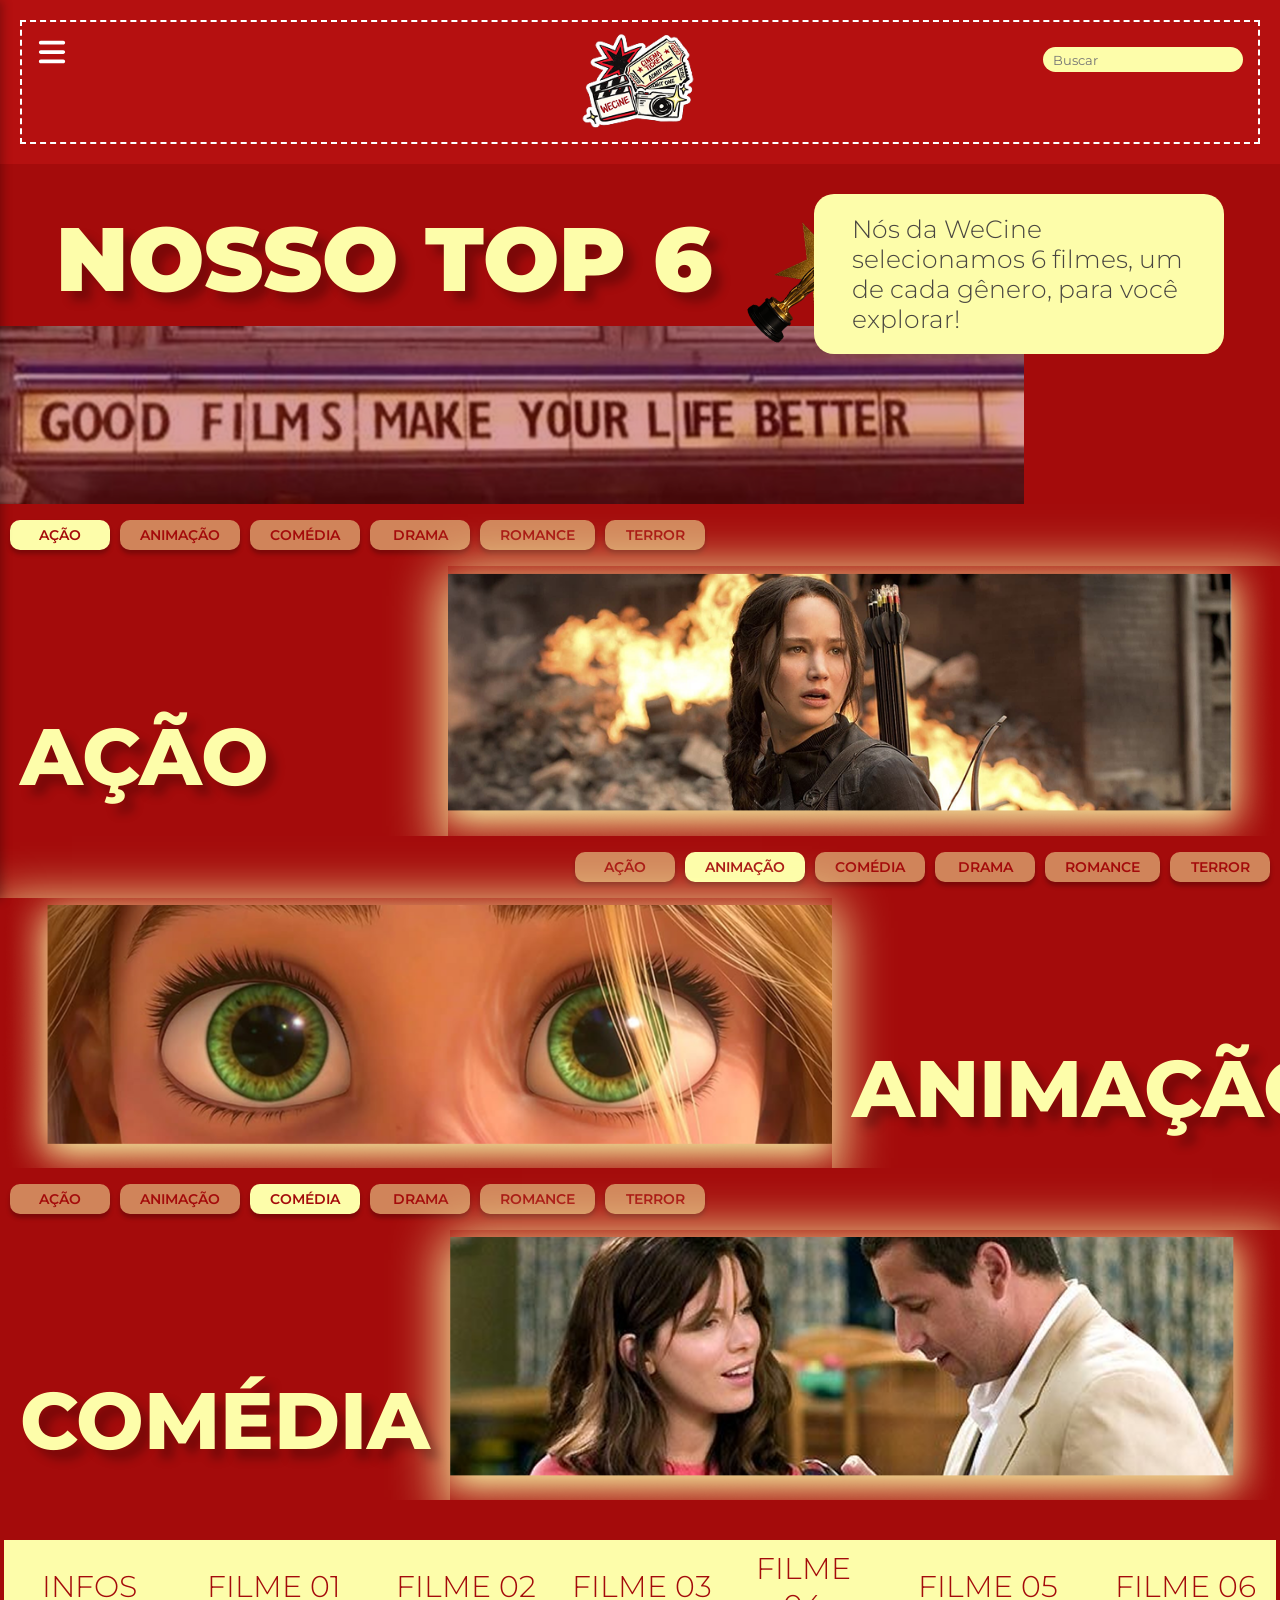
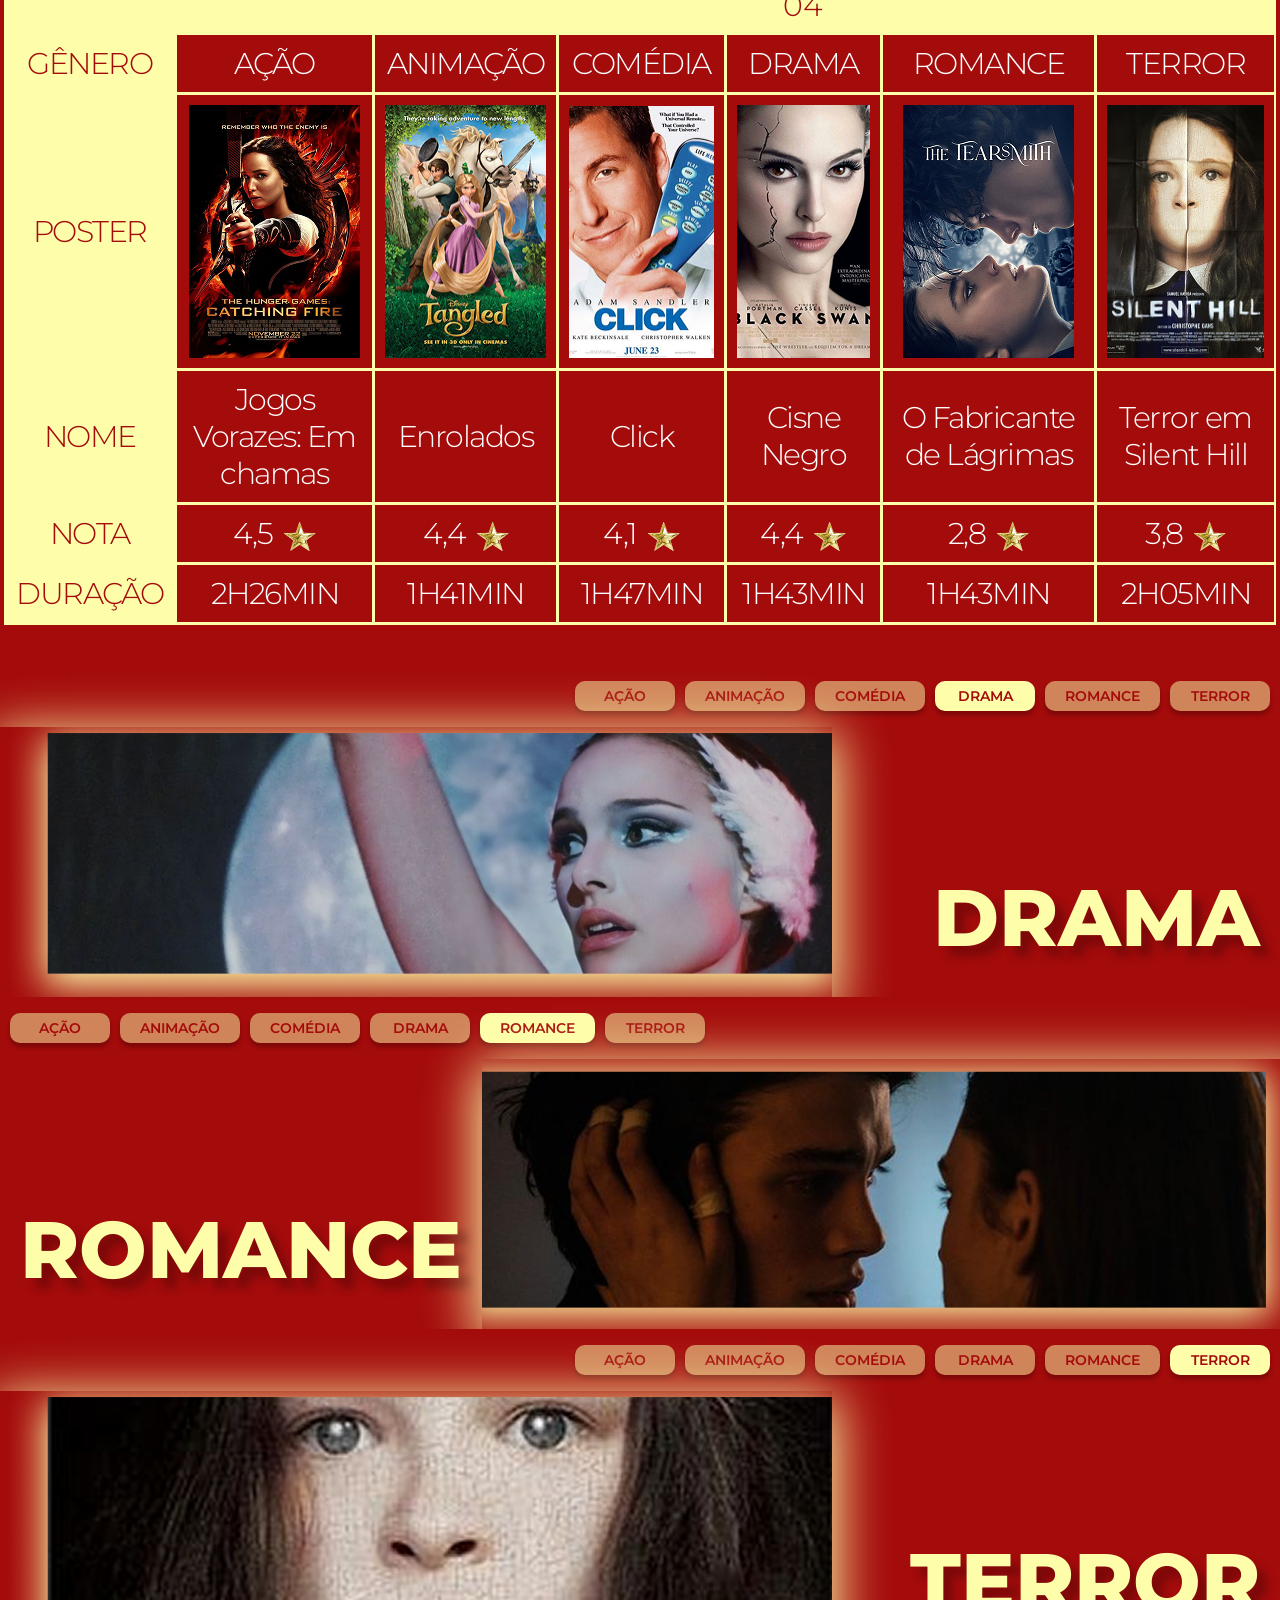
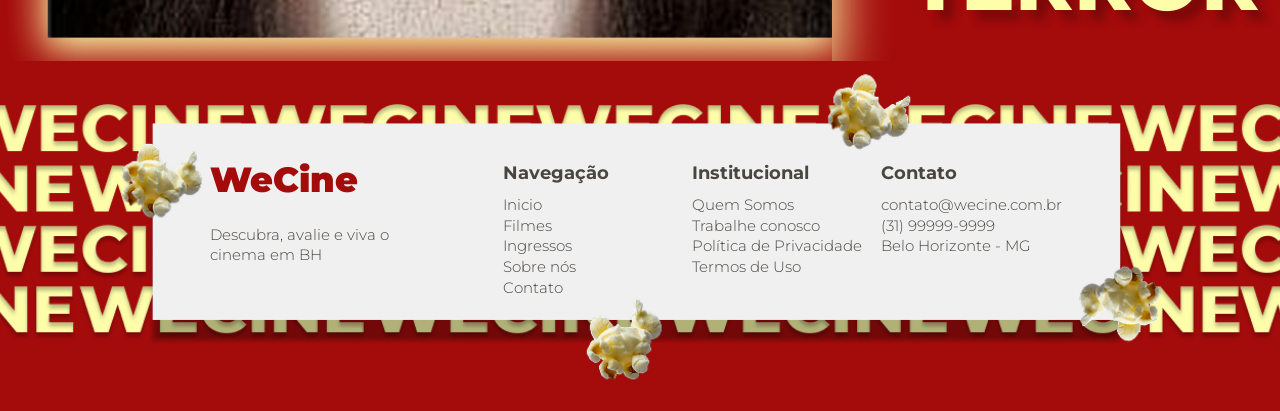
<file: pages/tabela.html>
<!--
    Autor da página: Arthur Rodrigues
-->

<!DOCTYPE html>
<html lang="pt-BR">

<head>
    <meta charset="UTF-8">
    <meta name="viewport" content="width=device-width, initial-scale=1.0">
    <title>WeCine - Nosso TOP 6</title>
    <link rel="icon" href="../images/logo.png">
    <link rel="stylesheet" href="../css/tabela.css">
    <link rel="preconnect" href="https://fonts.googleapis.com">
    <link rel="preconnect" href="https://fonts.gstatic.com" crossorigin>
    <link
        href="https://fonts.googleapis.com/css2?family=Barlow:ital,wght@0,100;0,200;0,300;0,400;0,500;0,600;0,700;0,800;0,900;1,100;1,200;1,300;1,400;1,500;1,600;1,700;1,800;1,900&family=Montserrat:ital,wght@0,100..900;1,100..900&family=Work+Sans:ital,wght@0,100..900;1,100..900&display=swap"
        rel="stylesheet">
</head>

<body>
    <div class="desktop-container">

        <header id="menu">
            <nav id="menu-nav" aria-label="Navegação principal">
                <div>
                    <button id="btn-menu" role="button" aria-label="Abrir menu">
                        <svg xmlns="http://www.w3.org/2000/svg" viewBox="0 0 448 512" aria-hidden="true">
                            <path fill="rgb(255, 255, 255)"
                                d="M0 96C0 78.3 14.3 64 32 64l384 0c17.7 0 32 14.3 32 32s-14.3 32-32 32L32 128C14.3 128 0 113.7 0 96zM0 256c0-17.7 14.3-32 32-32l384 0c17.7 0 32 14.3 32 32s-14.3 32-32 32L32 288c-17.7 0-32-14.3-32-32zM448 416c0 17.7-14.3 32-32 32L32 448c-17.7 0-32-14.3-32-32s14.3-32 32-32l384 0c17.7 0 32 14.3 32 32z" />
                        </svg>
                    </button>
                </div>
                <div id="logo-div">
                    <a href="/index.html"><img id="logo" src="../images/logo.png" alt="Logo do site"></a>
                </div>
                <div id="busca">
                    <div>
                        <input id="search-input" type="search" placeholder="Buscar">
                    </div>
                </div>
            </nav>
        </header>

        <aside id="menu-lateral">
            <div id="menu-lateral-content">
                <button id="btn-fechar">&times;</button>
                <h1>WECINE</h1>
                <nav>
                    <ul>
                       <li><a href="../index.html">Página inicial</a></li>
                        <li><a href="grid.html">Grade de gênero</a></li>
                        <li><a href="tabela.html">Nosso TOP 6</a></li>
                        <li><a href="filme-do-momento.html">Filme do momento</a></li>
                        <li><a href="mapas.html">Mapas</a></li>
                        <li><a href="formulario.html">Formulário</a></li>
                        <li><a href="ingressos.html">Ingressos</a></li>
                        <li>
                            <div class="compra-container">
                                <p class="compra-titulo">Compre seu ingresso</p>
                                <p class="compra-descricao">Garantimos os melhores lugares para você!</p>
                                <button class="btn-comprar">Comprar agora</button>
                            </div>
                        </li>
                        <li><a href="sobre.html">Página sobre</a></li>
                    </ul>
                </nav>
            </div>
        </aside>

        <main class="main-content">

            <section class="hero-section">
                <img class="hero-bg" src="../images/image 59.png">
                <div class="hero-text">
                    <h1 class="hero-title">NOSSO TOP 6</h1>
                    <img class="trophy" src="../images/image-removebg-preview 1.png">
                </div>
                <div class="hero-box">
                    <p>Nós da WeCine selecionamos 6 filmes, um de cada gênero, para você explorar!</p>
                </div>
            </section>

            <section class="genre-section genre-left">
                <div class="genre-tabs">
                    <span class="tab tab-active">AÇÃO</span>
                    <span class="tab">ANIMAÇÃO</span>
                    <span class="tab">COMÉDIA</span>
                    <span class="tab">DRAMA</span>
                    <span class="tab">ROMANCE</span>
                    <span class="tab">TERROR</span>
                </div>
                <div class="genre-body">
                    <div class="genre-label-group left">
                        <span class="genre-name">AÇÃO</span>
                    </div>
                    <img class="genre-img" src="../images/image 75.png" alt="Ação">
                </div>
            </section>

            <section class="genre-section genre-right">
                <div class="genre-tabs genre-tabs-right">
                    <span class="tab">AÇÃO</span>
                    <span class="tab tab-active">ANIMAÇÃO</span>
                    <span class="tab">COMÉDIA</span>
                    <span class="tab">DRAMA</span>
                    <span class="tab">ROMANCE</span>
                    <span class="tab">TERROR</span>
                </div>
                <div class="genre-body">
                    <img class="genre-img" src="../images/image 70.png" alt="Animação">
                    <div class="genre-label-group right">
                        <span class="genre-name">ANIMAÇÃO</span>
                    </div>
                </div>
            </section>

            <section class="genre-section genre-left">
                <div class="genre-tabs">
                    <span class="tab">AÇÃO</span>
                    <span class="tab">ANIMAÇÃO</span>
                    <span class="tab tab-active">COMÉDIA</span>
                    <span class="tab">DRAMA</span>
                    <span class="tab">ROMANCE</span>
                    <span class="tab">TERROR</span>
                </div>
                <div class="genre-body">
                    <div class="genre-label-group left">
                        <span class="genre-name">COMÉDIA</span>
                    </div>
                    <img class="genre-img" src="../images/image 76.png" alt="Comédia">
                </div>
            </section>

            <section class="table-section">
                <div class="table-wrapper">
                    <table class="filmes-table">
                        <thead>
                            <tr>
                                <th class="th-label">INFOS</th>
                                <th>FILME 01</th>
                                <th>FILME 02</th>
                                <th>FILME 03</th>
                                <th>FILME 04</th>
                                <th>FILME 05</th>
                                <th>FILME 06</th>
                            </tr>
                        </thead>
                        <tbody>
                            <tr class="row-genero">
                                <td class="td-label">GÊNERO</td>
                                <td>AÇÃO</td>
                                <td>ANIMAÇÃO</td>
                                <td>COMÉDIA</td>
                                <td>DRAMA</td>
                                <td>ROMANCE</td>
                                <td>TERROR</td>
                            </tr>
                            <tr class="row-poster">
                                <td class="td-label">POSTER</td>
                                <td><img src="../images/image 92.png" alt="Jogos Vorazes: Em Chamas" class="poster-img">
                                </td>
                                <td><img src="../images/image 103.png" alt="Enrolados" class="poster-img"></td>
                                <td><img src="../images/image 104.png" alt="Click" class="poster-img"></td>
                                <td><img src="../images/image 105.png" alt="Cisne Negro" class="poster-img"></td>
                                <td><img src="../images/image 106.png" alt="O Fabricante de Lágrimas"
                                        class="poster-img"></td>
                                <td><img src="../images/image 107.png" alt="Terror em Silent Hill" class="poster-img">
                                </td>
                            </tr>
                            <tr class="row-nome">
                                <td class="td-label">NOME</td>
                                <td>Jogos Vorazes: Em chamas</td>
                                <td>Enrolados</td>
                                <td>Click</td>
                                <td>Cisne Negro</td>
                                <td>O Fabricante de Lágrimas</td>
                                <td>Terror em Silent Hill</td>
                            </tr>
                            <tr class="row-nota">
                                <td class="td-label">NOTA</td>
                                <td>4,5 <img src="../images/image 64.png" alt="estrela" class="star-icon"></td>
                                <td>4,4 <img src="../images/image 64.png" alt="estrela" class="star-icon"></td>
                                <td>4,1 <img src="../images/image 64.png" alt="estrela" class="star-icon"></td>
                                <td>4,4 <img src="../images/image 64.png" alt="estrela" class="star-icon"></td>
                                <td>2,8 <img src="../images/image 64.png" alt="estrela" class="star-icon"></td>
                                <td>3,8 <img src="../images/image 64.png" alt="estrela" class="star-icon"></td>
                            </tr>
                            <tr class="row-duracao">
                                <td class="td-label">DURAÇÃO</td>
                                <td>2H26MIN</td>
                                <td>1H41MIN</td>
                                <td>1H47MIN</td>
                                <td>1H43MIN</td>
                                <td>1H43MIN</td>
                                <td>2H05MIN</td>
                            </tr>
                        </tbody>
                    </table>
                </div>
            </section>

            <section class="genre-section genre-right">
                <div class="genre-tabs genre-tabs-right">
                    <span class="tab">AÇÃO</span>
                    <span class="tab">ANIMAÇÃO</span>
                    <span class="tab">COMÉDIA</span>
                    <span class="tab tab-active">DRAMA</span>
                    <span class="tab">ROMANCE</span>
                    <span class="tab">TERROR</span>
                </div>
                <div class="genre-body">
                    <img class="genre-img" src="../images/image 77.png" alt="Drama">
                    <div class="genre-label-group right">
                        <span class="genre-name">DRAMA</span>
                    </div>
                </div>
            </section>

            <section class="genre-section genre-left">
                <div class="genre-tabs">
                    <span class="tab">AÇÃO</span>
                    <span class="tab">ANIMAÇÃO</span>
                    <span class="tab">COMÉDIA</span>
                    <span class="tab">DRAMA</span>
                    <span class="tab tab-active">ROMANCE</span>
                    <span class="tab">TERROR</span>
                </div>
                <div class="genre-body">
                    <div class="genre-label-group left">
                        <span class="genre-name">ROMANCE</span>
                    </div>
                    <img class="genre-img" src="../images/image 78.png" alt="Romance">
                </div>
            </section>

            <section class="genre-section genre-right">
                <div class="genre-tabs genre-tabs-right">
                    <span class="tab">AÇÃO</span>
                    <span class="tab">ANIMAÇÃO</span>
                    <span class="tab">COMÉDIA</span>
                    <span class="tab">DRAMA</span>
                    <span class="tab">ROMANCE</span>
                    <span class="tab tab-active">TERROR</span>
                </div>
                <div class="genre-body">
                    <img class="genre-img" src="../images/image 74.png" alt="Terror">
                    <div class="genre-label-group right">
                        <span class="genre-name">TERROR</span>
                    </div>
                </div>
            </section>

        </main>

        <footer>
            <div id="footer-div">
                <div id="div-logo">
                    <h1>WeCine</h1>
                    <span>Descubra, avalie e viva o cinema em BH</span>
                </div>
                <div id="footer-links">
                    <div>
                        <span>
                            <h2>Navegação</h2>
                        </span>
                        <span>
                            <ul>
                                <li><a href="#">Inicio</a></li>
                                <li><a href="#">Filmes</a></li>
                                <li><a href="#">Ingressos</a></li>
                                <li><a href="#">Sobre nós</a></li>
                                <li><a href="#">Contato</a></li>
                            </ul>
                        </span>
                    </div>
                    <div id="institucional">
                        <span>
                            <h2>Institucional</h2>
                        </span>
                        <span>
                            <ul>
                                <li><a href="#">Quem Somos</a></li>
                                <li><a href="#">Trabalhe conosco</a></li>
                                <li><a href="#">Política de Privacidade</a></li>
                                <li><a href="#">Termos de Uso</a></li>
                            </ul>
                        </span>
                    </div>
                    <div>
                        <span>
                            <h2>Contato</h2>
                        </span>
                        <span>
                            <ul>
                                <li>contato@wecine.com.br</li>
                                <li>(31) 99999-9999</li>
                                <li>Belo Horizonte - MG</li>
                            </ul>
                        </span>
                    </div>
                </div>
            </div>
        </footer>
    </div>

    <script src="../js/tabela.js"></script>
</body>

</html>
</file>
<file: css/inicio.css>
/* Geral */

body {
    background-color: #F0F0F0;
}

* {
    padding: 0;
    margin: 0;
    font-family: "Montserrat", sans-serif;
    box-sizing: border-box;
}

/* Header */
#menu {
    min-height: 160px;
    height: auto;
    width: 100%;
    background-color: #A40B0B;
    padding: 20px;
    margin: 0;
}

#logo {
    height: 100%;
    object-fit: contain;
    margin-top: 10px;
    margin-bottom: 10px;
}

#logo-div {
    display: flex;
    justify-content: center;
    align-items: center;
}

#menu-nav {
    width: 100%;
    height: 100%;
    display: grid;
    grid-template-columns: 1fr 1fr 1fr;
    border: dashed 2px white;
}

#menu-nav svg {
    color: white;
    width: 30px;
    height: 30px;
    margin: 15px;
}

#busca {
    display: flex;
    justify-content: right;
    align-items: top;
}

#busca div {
    width: 200px;
    margin-top: 25px;
    margin-right: 15px;
    height: min-content;
    padding-left: 10px;
    padding-right: 5px;
    background-color: #FDFDAA;
    border-radius: 25px;
    overflow: hidden;
}

#busca div input {
    font-family: "Montserrat", sans-serif;
    background-color: transparent;
    border: none !important;
    height: 25px;
    width: 100%;
    outline-offset: 0;
    appearance: none;
    -webkit-appearance: none;
}

#busca div input:-webkit-autofill,
#busca div input:-webkit-autofill:hover,
#busca div input:-webkit-autofill:focus {
    -webkit-box-shadow: 0 0 0px 1000px #FDFDAA inset;
    -webkit-text-fill-color: #333 !important;
    transition: background-color 5000s ease-in-out 0s;
}

#busca div input::-webkit-search-decoration,
#busca div input::-webkit-search-cancel-button,
#busca div input::-webkit-search-results-button,
#busca div input::-webkit-search-results-decoration {
    display: none;
}


#menu-lateral {
    position: fixed;
    top: 0;
    left: -350px;
    width: 350px;
    height: 100vh;
    background-color: #A40B0B;
    box-shadow: 2px 0 10px rgba(0, 0, 0, 0.3);
    transition: left 0.3s ease;
    z-index: 1000;
    overflow-y: auto;
}

#menu-lateral.ativo {
    left: 0;
}

#menu-lateral-content {
    padding: 30px 20px;
    color: white;
}

#btn-fechar {
    position: absolute;
    top: 15px;
    right: 20px;
    background: none;
    border: none;
    color: white;
    font-size: 40px;
    cursor: pointer;
    padding: 0;
}

#menu-lateral h1 {
    color: #FDFDAA;
    font-size: 32px;
    text-align: center;
    margin: 20px 0 30px;
    font-weight: 900;
    letter-spacing: 2px;
}

#menu-lateral nav ul {
    list-style: none;
    padding: 0;
    margin: 0;
}

#menu-lateral nav ul li {
    margin: 0;
    border-bottom: 1px solid rgba(255, 253, 170, 0.2);
}

#menu-lateral nav ul li a {
    display: block;
    color: white;
    text-decoration: none;
    padding: 15px;
    font-weight: 500;
    font-size: 16px;
    transition: all 0.3s ease;
}

#menu-lateral nav ul li a:hover {
    background-color: rgba(255, 253, 170, 0.1);
    color: #FDFDAA;
    padding-left: 25px;
}

.compra-container {
    padding: 20px 15px;
    background: rgba(255, 253, 170, 0.1);
    border: 2px solid #FDFDAA;
    border-radius: 10px;
    margin: 15px 0;
    text-align: center;
}

.compra-titulo {
    color: white;
    font-weight: 700;
    font-size: 16px;
    margin: 0 0 8px;
}

.compra-descricao {
    color: rgba(255, 253, 170, 0.7);
    font-size: 12px;
    margin: 0 0 15px;
    font-weight: 400;
}

.btn-comprar {
    background-color: #FDFDAA;
    color: #A40B0B;
    border: none;
    padding: 10px 30px;
    border-radius: 25px;
    font-weight: 700;
    cursor: pointer;
    transition: all 0.3s ease;
    font-size: 14px;
}

.btn-comprar:hover {
    background-color: white;
    transform: scale(1.05);
    box-shadow: 0 4px 12px rgba(0, 0, 0, 0.2);
}

img {
    max-width: 100%;
    height: auto;
    display: block;
}

nav {
    width: 100%;
}

button {
    background: none;
    border: none;
    cursor: pointer;
}


#info {
    background-image: url('../images/inicio-listras.png');
    height: 40vh;
    display: flex;
    justify-content: center;
    align-items: center;
    margin-bottom: 40px;
    position: relative;
}

#info-bloco {
    background-color: #f0f0f0;
    max-width: 600px;
    height: 20vh;
    text-align: justify;
    padding: 0 20px;
    display: flex;
    align-items: center;
    border-radius: 15px;
    font-size: 20px;
    color: #A40B0B;
}

#info-pipoca1 {
    position: absolute;
    top: 10px;
    right: 34%;
}

#info-pipoca2 {
    position: absolute;
    top: 50px;
    left: 30%;
}

#info-pipoca3 {
    position: absolute;
    bottom: 20px;
    right: 45%;
}

/* Conteúdo */
#conteudo {
    display: flex;
    min-height: 100vh;
    column-gap: 10%;
    width: 80%;
    justify-self: center;
    align-items: flex-start;
    justify-content: center;
}

#conteudo>nav {
    background-color: #A40B0B;
    border-radius: 15px;
    display: flex;
    flex-direction: column;
    justify-content: center;
    gap: 20px;
    padding: 40px 0;
}

#conteudo>nav>a {
    color: white;
    text-decoration: none;
    margin: 20px 0;
    font-weight: 500;
    font-size: 150%;
}

#conteudo>nav>h2 {
    font-size: 3em;
    text-align: center;
    color: #FDFDAA;
    margin-bottom: 20px;
}

#conteudo-ingresso {
    border: 2px solid #FDFDAA;
    border-radius: 15px;
    padding: 40px 20px;
}

#conteudo-ingresso-texto1 {
    color: white;
    font-size: 1.6em;
    font-weight: 500;
}

#conteudo-ingresso-texto2 {
    color: white;
    padding: 20px 0;
}

#conteudo-btnCompra {
    background-color: #FDFDAA;
    padding: 10px 45px;
    border: none;
    border-radius: 15px;
    color: #333;
    text-decoration: none;
    font-size: 1.5em;
    display: flex;
    justify-content: center;
}


@media screen and (min-width: 1200px) {
    #conteudo {
        margin: 0 auto;
    }

    #conteudo>nav {
        padding: 30px;
    }

    #conteudo>nav>a {
        margin: 8px 0;
    }

    #conteudo-ingresso {
        padding: 20px 15px;
    }
}

@media screen and (min-width: 769px) and (max-width: 1024px) {
    #conteudo {
        column-gap: 5%;
        width: 90%;
        margin: 0 auto;
    }

    #conteudo>nav {
        padding: 20px;
        gap: 15px;
    }

    #conteudo>nav>a {
        font-size: 110%;
        margin: 10px 0;
    }

    #conteudo>nav>h2 {
        font-size: 2em;
    }

    #info-bloco {
        max-width: 85%;
        font-size: 18px;
    }
}

@media (max-width: 768px) {
    #menu {
        display: flex !important;
        flex-direction: column !important;
        align-items: center !important;
        justify-content: center !important;
        padding: 20px 0 !important;
        min-height: auto;
    }

    #menu-nav svg:first-child {
        width: 24px;
        height: 24px;
        margin-bottom: 15px;
        order: 1;
    }

    #logo-div {
        order: 2;
        margin-bottom: 20px;
    }

    #logo {
        max-width: 150px;
        height: auto;
    }

    #busca {
        order: 3;
        justify-content: center;
        width: 100%;
    }

    #busca div {
        width: 70%;
        max-width: 250px;
        margin: 0 auto;
        text-align: center;
    }

    #busca div input {
        padding: 8px 10px;
        font-size: 14px;
        height: auto;
        width: 100%;
        box-sizing: border-box;
    }

    #menu-nav {
        display: flex;
        flex-direction: column;
        align-items: center;
        border: none;
    }

    #conteudo>div>div {
        display: flex !important;
        flex-direction: column !important;
        align-items: center !important;
        justify-content: center !important;
        row-gap: 30px !important;
        width: 100% !important;
        margin-bottom: 80px !important;
    }

    #conteudo>div>div>a {
        width: 290px !important;
        height: 320px !important;
        align-self: center !important;
    }

    #conteudo>div>div>a>img {
        height: 70% !important;
        width: 90% !important;
    }

    footer {
        background-image: none !important;
        background-color: #A40B0B !important;
        height: auto !important;
        padding: 45px 24px !important;
        display: block !important;
    }

    #footer-div {
        grid-template-columns: 1fr !important;
        height: auto !important;
        gap: 35px !important;
        padding: 0 !important;
    }

    footer h1 {
        color: #FDFDAA !important;
        font-size: 2.6rem !important;
    }

    footer h2 {
        color: #ffffff !important;
        font-size: 1.5rem !important;
    }

    span,
    #footer-links a {
        color: #ffffff !important;
        font-size: 1.25rem !important;
    }

    #footer-links {
        margin-left: 0 !important;
        grid-template-columns: 1fr !important;
        gap: 35px !important;
    }
}

#conteudo>div>div {
    display: grid;
    grid-template-columns: 1fr 1fr;
    grid-template-rows: repeat(3, 43vh);
    column-gap: 60px;
    align-self: center;
}

#conteudo>div>span>h2 {
    font-weight: 500;
    font-size: 2em;
    color: #000000;
}

#conteudo>div>span {
    display: flex;
    align-items: center;
    margin-bottom: 20px;
}

#conteudo>div>span>img {
    height: 35px;
    margin-right: 20px;
}

#conteudo>div>div>a {
    background-color: #A40B0B;
    padding: 10px;
    border-radius: 15px;
    text-decoration: none;
    display: flex;
    flex-direction: column;
    align-items: center;
    width: 100%;
    height: 80%;
    justify-content: center;
}

#conteudo>div>div>a>img {
    height: 70%;
    width: 90%;
}

#conteudo>div>div>a>p {
    background-color: #FDFDAA;
    padding: 5px 15px;
    height: 30px;
    display: flex;
    align-items: center;
    justify-content: center;
    border-radius: 15px;
    color: #333;
    margin-top: 10%;
    font-size: 1.5rem;
}

@media screen and (min-height: 1000px) {
    #conteudo>div>div>a {
        height: 60%;
    }

    #conteudo>div>div>a>img {
        height: 80%;
    }

    #conteudo>div>div {
        row-gap: 0;
        grid-template-rows: repeat(3, 20vh);
    }

    #conteudo>div>div>a {
        height: 88%;
    }
}

@media screen and (max-width: 1300px) {
    #conteudo>nav {
        display: none;
    }
}

@media screen and (max-width: 580px) {
    #conteudo>div>div {
        display: flex !important;
        flex-direction: column !important;
        align-items: center !important;
        justify-content: center !important;
        row-gap: 30px !important;
        width: 100% !important;
        margin-bottom: 80px !important;
    }

    #conteudo>div>div>a {
        width: 290px !important;
        height: 320px !important;
        align-self: center !important; 
    }

    #conteudo>div>div>a>img {
        height: 70% !important;
        width: 90% !important;
    }
}

@media screen and (max-width: 480px) {
    #menu {
        padding: 12px 10px;
    }

    #menu-nav svg:first-child {
        width: 22px;
        height: 22px;
    }

    #logo {
        max-width: 130px;
    }

    #busca div {
        width: 65%;
        max-width: 200px;
    }

    #busca div input {
        padding: 6px 8px;
        font-size: 12px;
    }

    #btn-fechar {
        top: 10px;
        right: 15px;
        font-size: 35px;
    }

    #menu-lateral {
        width: 85%;
        left: -85%;
    }

    #menu-lateral-content {
        padding: 20px 15px;
    }

    #menu-lateral h1 {
        font-size: 28px;
        margin: 15px 0 20px;
    }

    #info-bloco {
        font-size: 14px;
        padding: 12px;
    }

    #conteudo {
        width: 100%;
        padding: 0 8px;
        box-sizing: border-box;
    }

    #conteudo>nav>a {
        font-size: 90%;
        margin: 8px 0;
    }

    #conteudo>nav>h2 {
        font-size: 1.5em;
        margin-bottom: 15px;
    }

    #conteudo-ingresso {
        padding: 15px 10px;
    }

    #conteudo-ingresso-texto1 {
        font-size: 1.1em;
    }

    #conteudo-ingresso-texto2 {
        padding: 10px 0;
        font-size: 0.9em;
    }

    #conteudo-btnCompra {
        font-size: 1em;
        padding: 8px 25px;
    }

    #conteudo>div>span>h2 {
        font-size: 1.2em;
        color: #000000;
    }

    #conteudo>div>span>img {
        height: 20px;
    }

    #conteudo>div>div {
        display: flex !important;
        flex-direction: column !important;
        align-items: center !important;
        justify-content: center !important;
        row-gap: 30px !important;
        margin-bottom: 80px !important;
    }

    #conteudo>div>div>a {
        width: 290px !important;
        height: 320px !important;
    }

    #conteudo>div>div>a>p {
        font-size: 1rem;
        padding: 4px 8px;
        height: auto;
    }

    #institucional {
        margin-right: 0;
    }
}

footer {
    width: 100%;
    height: 350px;
    background-image: url('../images/footer.png');
    background-size: cover;
    background-repeat: no-repeat;
    background-position: center;
    display: flex;
    flex-direction: row;
    justify-content: center;
    align-items: center;
    font-family: "Montserrat", sans-serif;
    margin-top: auto;
    flex-shrink: 0;
    padding-top: 25px;
}

footer h1 {
    font-weight: 900;
    color: #A40B0B;
    font-size: 2.2rem;
    margin: 0 0 5px 0;
    line-height: 1.1;
}

footer h2 {
    font-weight: 700;
    font-size: large;
    color: #494640;
    margin: 0 0 10px 0;
}

span {
    color: #494640;
    font-weight: 300;
    font-size: 0.95rem;
    display: block;
    line-height: 1.35;
}

#div-logo span{
    margin-top: 25px;
    width: 90%;
}

#footer-div {
    display: grid;
    grid-template-columns: 0.6fr 1.4fr;
    height: 175px;
    justify-content: space-between;
    width: 100%;
    max-width: 960px;
    padding: 0 50px;
    align-items: flex-start;
}

#footer-links {
    margin-left: 35px;
    display: grid;
    grid-template-columns: repeat(3, 1fr);
}

#footer-links ul {
    list-style: none;
    padding: 0;
    margin: 0;
}

#footer-links ul li {
    margin: 0 !important;
    padding: 0 !important;
    line-height: 1.35;
}

#footer-links a {
    text-decoration: none;
    color: #494640;
    font-size: 0.95rem;
}

#footer-links a:hover {
    color: #A40B0B;
}

@media (max-width: 520px) {    

    footer {
        background-image: none !important;
        background-color: #A40B0B !important; 
        height: auto !important;
        padding: 45px 24px !important;
        display: block !important;
    }

    #footer-div {
        grid-template-columns: 1fr !important;
        height: auto !important;
        gap: 35px !important;
        padding: 0 !important;
    }

    footer h1 {
        color: #FDFDAA !important; 
        font-size: 2.6rem !important;
    }

    footer h2 {
        color: #ffffff !important;
        font-size: 1.5rem !important;
    }

    span, #footer-links a {
        color: #ffffff !important;
        font-size: 1.25rem !important;
    }

    #footer-links {
        margin-left: 0 !important;
        grid-template-columns: 1fr !important;
        gap: 35px !important;
    }
}
</file>
<file: css/filme-do-momento.css>
* {
    margin: 0;
    padding: 0;
    box-sizing: border-box;
    outline: none;
    font-family: "Montserrat", sans-serif;
}

body {
    background: #FDFDAA;
    display: flex;
    flex-direction: column;
    min-height: 100vh;
    color: #FFFFFF;
}

a {
    text-decoration: none;
    color: inherit;
}

a:hover {
    color: #A40B0B;
}

.desktop-container {
    width: 100%;
    background: #FDFDAA;
    position: relative;
    overflow: hidden;
    flex-grow: 1;
    display: flex;
    flex-direction: column;
}

#menu {
    min-height: 160px;
    height: auto;
    width: 100%;
    background-color: #A40B0B;
    padding: 20px;
    margin: 0;
    z-index: 99;
}

#logo {
    height: 100%;
    max-height: 100px;
    object-fit: contain;
    margin-top: 10px;
    margin-bottom: 10px;
}

#logo-div {
    display: flex;
    justify-content: center;
    align-items: center;
}

#menu-nav {
    width: 100%;
    height: 100%;
    display: grid;
    grid-template-columns: 1fr 1fr 1fr;
    border: dashed 2px white;
}

#menu-nav svg {
    color: white;
    width: 30px;
    height: 30px;
    margin: 15px;
}

#busca {
    display: flex;
    justify-content: right;
    align-items: top;
}

#busca div {
    width: 200px;
    margin-top: 25px;
    margin-right: 15px;
    height: min-content;
    padding-left: 10px;
    padding-right: 5px;
    background-color: #FDFDAA;
    border-radius: 25px;
    overflow: hidden;
}

#busca div input {
    font-family: "Montserrat", sans-serif;
    background-color: transparent;
    border: none !important;
    height: 25px;
    width: 100%;
    outline-offset: 0;
    appearance: none;
    -webkit-appearance: none;
}

#busca div input:-webkit-autofill,
#busca div input:-webkit-autofill:hover,
#busca div input:-webkit-autofill:focus {
    -webkit-box-shadow: 0 0 0px 1000px #FDFDAA inset;
    -webkit-text-fill-color: #333 !important;
    transition: background-color 5000s ease-in-out 0s;
}

#busca div input::-webkit-search-decoration,
#busca div input::-webkit-search-cancel-button,
#busca div input::-webkit-search-results-button,
#busca div input::-webkit-search-results-decoration {
    display: none;
}

#menu-lateral {
    position: fixed;
    top: 0;
    left: -350px;
    width: 350px;
    height: 100vh;
    background-color: #A40B0B;
    box-shadow: 2px 0 10px rgba(0, 0, 0, 0.3);
    transition: left 0.3s ease;
    z-index: 1000;
    overflow-y: auto;
}

#menu-lateral.ativo {
    left: 0;
}

#menu-lateral-content {
    padding: 30px 20px;
    color: white;
}

#btn-fechar {
    position: absolute;
    top: 15px;
    right: 20px;
    background: none;
    border: none;
    color: white;
    font-size: 40px;
    cursor: pointer;
    padding: 0;
}

#menu-lateral h1 {
    color: #FDFDAA;
    font-size: 32px;
    text-align: center;
    margin: 20px 0 30px;
    font-weight: 900;
    letter-spacing: 2px;
}

#menu-lateral nav ul {
    list-style: none;
    padding: 0;
    margin: 0;
}

#menu-lateral nav ul li {
    margin: 0;
    border-bottom: 1px solid rgba(255, 253, 170, 0.2);
}

#menu-lateral nav ul li a {
    display: block;
    color: white;
    text-decoration: none;
    padding: 15px;
    font-weight: 500;
    font-size: 16px;
    transition: all 0.3s ease;
}

#menu-lateral nav ul li a:hover {
    background-color: rgba(255, 253, 170, 0.1);
    color: #FDFDAA;
    padding-left: 25px;
}

.compra-container {
    padding: 20px 15px;
    background: rgba(255, 253, 170, 0.1);
    border: 2px solid #FDFDAA;
    border-radius: 10px;
    margin: 15px 0;
    text-align: center;
}

.compra-titulo {
    color: white;
    font-weight: 700;
    font-size: 16px;
    margin: 0 0 8px;
}

.compra-descricao {
    color: rgba(255, 253, 170, 0.7);
    font-size: 12px;
    margin: 0 0 15px;
    font-weight: 400;
}

.btn-comprar {
    background-color: #FDFDAA;
    color: #A40B0B;
    border: none;
    padding: 10px 30px;
    border-radius: 25px;
    font-weight: 700;
    cursor: pointer;
    transition: all 0.3s ease;
    font-size: 14px;
}

.btn-comprar:hover {
    background-color: white;
    transform: scale(1.05);
    box-shadow: 0 4px 12px rgba(0, 0, 0, 0.2);
}

img {
    max-width: 100%;
    height: auto;
    display: block;
}

button {
    background: none;
    border: none;
    cursor: pointer;
}

.main-content {
    position: relative;
    width: 100%;
    min-height: 100vh;
    flex-grow: 1;
}

.bg-images {
    position: absolute;
    width: 100%;
    height: 100%;
    z-index: 1;
}

.bg-top {
    width: 100%;
    height: 745px;
    background-size: cover;
    background-position: center;
}

.bg-mid {
    width: 100%;
    height: 830px;
    background-size: cover;
    background-position: center;
}

.bg-bot {
    width: 100%;
    height: 745px;
    background-size: cover;
    background-position: center;
    margin-top: -102px;
}

.content-overlay {
    position: relative;
    z-index: 2;
    padding: 57px 57px 0;
    display: flex;
    justify-content: space-between;
    flex-wrap: wrap;
    gap: 40px;
}

.left-col {
    width: 100%;
    max-width: 100%;
    margin: 0 auto;
    display: flex;
    flex-direction: column;
}

.title {
    position: relative;
    z-index: 1;
    font-weight: 900;
    font-size: clamp(4rem, 6vw, 120px);
    line-height: 1.05;
    width: 100%;
    max-width: 100%;
    margin-left: 20px;
}

.desc {
    font-weight: 400;
    font-size: clamp(1.25rem, 2vw, 30px);
    line-height: 1.3;
    width: 100%;
    max-width: 900px;
    margin-top: 10px;
    margin-left: 20px;
    margin-right: 50px;
}

.poster-card {
    width: 90%;
    max-width: 951px;
    height: auto;
    background: #A40B0B;
    margin: 40px auto 0;
    display: flex;
    flex-direction: column;
    align-items: center;
    align-self: center;
    padding-top: 41px;
    position: relative;
}

.poster-img {
    width: 100%;
    max-width: 760px;
    height: auto;
    object-fit: cover;
    box-shadow: 19px 19px 20px rgba(0, 0, 0, 0.25);
}

.btn-trailer {
    font-weight: 600;
    font-size: clamp(1.3rem, 2vw, 30px);
    line-height: 1.2;
    margin-top: 50px;
    cursor: pointer;
}

.btn-trailer a:hover {
    color: #FDFDAA;
}

.synopsis {
    font-weight: 300;
    font-size: clamp(1rem, 1.5vw, 24px);
    line-height: 1.4;
    width: auto;
    max-width: 650px;
    margin-top: 130px;
    margin-left: 20px;
}

.right-col {
    position: absolute;
    right: 5%;
    top: 60px;
    z-index: 2;
}

.absolute-cinema-img {
    position: relative;
    z-index: 2;
    width: 366px;
    max-width: 100%;
    height: auto;
    object-fit: contain;
}

footer {
    width: 100%;
    height: 350px;
    background-image: url('../images/footer.png');
    background-size: cover;
    background-repeat: no-repeat;
    background-position: center;
    display: flex;
    flex-direction: row;
    justify-content: center;
    align-items: center;
    font-family: "Montserrat", sans-serif;
    margin-top: 40px;
    flex-shrink: 0;
    padding-top: 25px;
    z-index: 99;
}

footer h1 {
    font-weight: 900;
    color: #A40B0B;
    font-size: 2.2rem;
    margin: 0 0 5px 0;
    line-height: 1.1;
}

footer h2 {
    font-weight: 700;
    font-size: large;
    color: #494640;
    margin: 0 0 10px 0;
}

footer span {
    color: #494640;
    font-weight: 300;
    font-size: 0.95rem;
    display: block;
    line-height: 1.35;
}

#div-logo span {
    margin-top: 25px;
    width: 90%;
}

#footer-div {
    display: grid;
    grid-template-columns: 0.6fr 1.4fr;
    height: 175px;
    justify-content: space-between;
    width: 100%;
    max-width: 960px;
    padding: 0 50px;
    align-items: flex-start;
}

#footer-links {
    margin-left: 35px;
    display: grid;
    grid-template-columns: repeat(3, 1fr);
}

#footer-links ul {
    list-style: none;
    padding: 0;
    margin: 0;
}

#footer-links ul li {
    margin: 0 !important;
    padding: 0 !important;
    line-height: 1.35;
}

#footer-links a {
    text-decoration: none;
    color: #494640;
    font-size: 0.95rem;
    transition: color 0.3s ease;
}

#footer-links a:hover {
    color: #A40B0B;
}

.modal-backdrop {
    position: fixed;
    top: 0;
    left: 0;
    width: 100vw;
    height: 100vh;
    background: rgba(0, 0, 0, 0.75);
    backdrop-filter: blur(12px);
    -webkit-backdrop-filter: blur(12px);
    display: flex;
    justify-content: center;
    align-items: center;
    z-index: 10000;
    opacity: 0;
    pointer-events: none;
    transition: opacity 0.4s cubic-bezier(0.25, 0.8, 0.25, 1);
}

.modal-backdrop:target {
    opacity: 1;
    pointer-events: all;
}

.modal-close-overlay {
    position: absolute;
    top: 0;
    left: 0;
    width: 100%;
    height: 100%;
    cursor: default;
    z-index: 10001;
}

.modal-content {
    position: relative;
    width: 90%;
    max-width: 960px;
    background: #000000;
    border-radius: 16px;
    box-shadow: 0 25px 50px -12px rgba(0, 0, 0, 0.8);
    overflow: hidden;
    transform: scale(0.9) translateY(20px);
    transition: transform 0.4s cubic-bezier(0.25, 0.8, 0.25, 1);
    border: 1px solid rgba(255, 255, 255, 0.1);
    z-index: 10002;
}

.modal-backdrop:target .modal-content {
    transform: scale(1) translateY(0);
}

.iframe-container {
    position: relative;
    width: 100%;
    padding-top: 56.25%;
}

.iframe-container iframe {
    position: absolute;
    top: 0;
    left: 0;
    width: 100%;
    height: 100%;
    border: none;
}

.close-btn {
    position: absolute;
    top: 15px;
    right: 15px;
    background: rgba(0, 0, 0, 0.6);
    border: 1px solid rgba(255, 255, 255, 0.25);
    color: #ffffff !important;
    font-size: 28px;
    line-height: 1;
    width: 40px;
    height: 40px;
    border-radius: 50%;
    cursor: pointer;
    display: flex;
    justify-content: center;
    align-items: center;
    z-index: 10003;
    text-decoration: none;
    transition: background 0.3s ease, color 0.3s ease, transform 0.2s ease, border-color 0.3s ease;
}

.close-btn:hover {
    background: #ffffff !important;
    color: #000000 !important;
    border-color: #ffffff;
    transform: scale(1.08);
}

.close-btn:active {
    transform: scale(0.95);
}

@media (max-width: 1100px) {
    .right-col {
        position: relative;
        order: -1;
        width: 100%;
        display: flex;
        justify-content: center;
        margin-bottom: 30px;
    }
}

@media (max-width: 980px) {
    .content-overlay {
        flex-direction: column;
        align-items: center;
        padding: 45px 24px 0;
    }

    .right-col {
        position: relative;
        order: -1;
        right: auto;
        top: auto;
        width: 100%;
        display: flex;
        justify-content: center;
        margin-bottom: 30px;
    }

    .left-col {
        align-items: center;
        text-align: center;
    }

    .title {
        margin-bottom: 20px;
    }

    .desc {
        margin-left: 0;
        max-width: 100%;
    }

    .poster-card {
        max-width: 100%;
        padding: 30px 20px 41px;
    }

    .synopsis {
        margin-top: 40px;
        max-width: 900px;
        margin-left: 0;
    }
}

@media (max-width: 768px) {
    #menu {
        display: flex !important;
        flex-direction: column !important;
        align-items: center !important;
        justify-content: center !important;
        padding: 20px 0 !important;
        min-height: auto;
    }

    #menu-nav {
        display: flex;
        flex-direction: column;
        align-items: center;
        border: none;
    }

    #menu-nav svg:first-child {
        width: 24px;
        height: 24px;
        margin-bottom: 15px;
        order: 1;
    }

    #logo-div {
        order: 2;
        margin-bottom: 20px;
    }

    #logo {
        max-width: 150px;
        height: auto;
    }

    .left-col {
        text-align: justify;
    }

    .left-col .title {
        text-align: center;
    }

    .synopsis {
        margin: 40px auto 0;
        max-width: 100%;
    }

    #busca {
        order: 3;
        justify-content: center;
        width: 100%;
    }

    #busca div {
        width: 70%;
        max-width: 250px;
        margin: 0 auto;
        text-align: center;
    }

    #busca div input {
        padding: 8px 10px;
        font-size: 14px;
        height: auto;
        width: 100%;
        box-sizing: border-box;
    }

    footer {
        background-image: none !important;
        background-color: #A40B0B !important;
        height: auto !important;
        padding: 45px 24px !important;
        display: block !important;
    }

    #footer-div {
        grid-template-columns: 1fr !important;
        height: auto !important;
        gap: 35px !important;
        padding: 0 !important;
    }

    footer h1 {
        color: #FDFDAA !important;
        font-size: 2.6rem !important;
    }

    footer h2 {
        color: #ffffff !important;
        font-size: 1.5rem !important;
    }

    footer span,
    #footer-links a {
        color: #ffffff !important;
        font-size: 1.25rem !important;
    }

    #footer-links {
        margin-left: 0 !important;
        grid-template-columns: 1fr !important;
        gap: 35px !important;
    }
}

@media screen and (max-width: 480px) {
    #menu {
        padding: 12px 10px;
    }

    #menu-nav svg:first-child {
        width: 22px;
        height: 22px;
    }

    #logo {
        max-width: 130px;
    }

    #busca div {
        width: 65%;
        max-width: 200px;
    }

    #busca div input {
        padding: 6px 8px;
        font-size: 12px;
    }

    #btn-fechar {
        top: 10px;
        right: 15px;
        font-size: 35px;
    }

    #menu-lateral {
        width: 85%;
        left: -85%;
    }

    #menu-lateral-content {
        padding: 20px 15px;
    }

    #menu-lateral h1 {
        font-size: 28px;
        margin: 15px 0 20px;
    }
}
</file>
<file: css/formulario.css>
*,
*::before,
*::after {
  box-sizing: border-box;
  margin: 0;
  padding: 0;
}

:root {
  --red: #C0001D;
  --red-dark: #8B0012;
  --yellow: #F5C200;
  --yellow-light: #FFD84D;
  --white: #FFFFFF;
  --gray-light: #E8E8E8;
  --text-dark: #1a1a1a;
  --text-muted: #555;
}

html {
  min-height: 100%;
}

body {
  font-family: 'Barlow', sans-serif;
  background: #FDFDAA;
  color: var(--text-dark);
}

#menu {
  min-height: 160px;
  height: auto;
  width: 100%;
  background-color: #A40B0B;
  padding: 20px;
  margin: 0;
}

#logo-div {
  display: flex;
  justify-content: center;
  align-items: center;
}

#btn-menu {
  background-color: transparent;
  border: none;
  width: 30px;
  height: 30px;
  cursor: pointer;
}

#menu-nav {
  width: 100%;
  height: 100%;
  display: grid;
  grid-template-columns: 1fr 1fr 1fr;
  border: dashed 2px white;
}

#menu-nav svg {
  color: white;
  width: 30px;
  height: 30px;
  margin: 15px;
}

#busca {
  display: flex;
  justify-content: right;
  align-items: top;
}

#busca div {
  width: 200px;
  margin-top: 25px;
  margin-right: 15px;
  height: min-content;
  padding-left: 10px;
  padding-right: 5px;
  background-color: #FDFDAA;
  border-radius: 25px;
  overflow: hidden;
}

#busca div input {
  font-family: "Montserrat", sans-serif;
  background-color: transparent;
  border: none !important;
  height: 25px;
  width: 100%;
}

.logo-texto {
  font-size: 2em;
  font-weight: 900;
  color: #FDFDAA;
  letter-spacing: 3px;
  text-decoration: none;
  display: flex;
  align-items: center;
  justify-content: center;
  height: 100%;
  padding: 15px;
}

#menu-lateral {
  position: fixed;
  top: 0;
  left: -350px;
  width: 350px;
  height: 100vh;
  background-color: #A40B0B;
  box-shadow: 2px 0 10px rgba(0, 0, 0, 0.3);
  transition: left 0.3s ease;
  z-index: 1000;
  overflow-y: auto;
}

#menu-lateral.ativo {
  left: 0;
}

#overlay {
  display: none;
  position: fixed;
  inset: 0;
  background: rgba(0, 0, 0, 0.5);
  z-index: 999;
}

#overlay.ativo {
  display: block;
}

#menu-lateral-content {
  padding: 30px 20px;
  color: white;
}

#btn-fechar {
  position: absolute;
  top: 15px;
  right: 20px;
  background: none;
  border: none;
  color: white;
  font-size: 40px;
  cursor: pointer;
  padding: 0;
}

#menu-lateral h1 {
  color: #FDFDAA;
  font-size: 32px;
  text-align: center;
  margin: 20px 0 30px;
  font-weight: 900;
  letter-spacing: 2px;
}

#menu-lateral nav ul {
  list-style: none;
  padding: 0;
  margin: 0;
}

#menu-lateral nav ul li {
  margin: 0;
  border-bottom: 1px solid rgba(255, 253, 170, 0.2);
}

#menu-lateral nav ul li a {
  display: block;
  color: white;
  text-decoration: none;
  padding: 15px;
  font-weight: 500;
  font-size: 16px;
  transition: all 0.3s ease;
}

#menu-lateral nav ul li a:hover {
  background-color: rgba(255, 253, 170, 0.1);
  color: #FDFDAA;
  padding-left: 25px;
}

.compra-container {
  padding: 20px 15px;
  background: rgba(255, 253, 170, 0.1);
  border: 2px solid #FDFDAA;
  border-radius: 10px;
  margin: 15px 0;
  text-align: center;
}

.compra-titulo {
  color: white;
  font-weight: 700;
  font-size: 16px;
  margin: 0 0 8px;
}

.compra-descricao {
  color: rgba(255, 253, 170, 0.7);
  font-size: 12px;
  margin: 0 0 15px;
  font-weight: 400;
}

.btn-comprar {
  background-color: #FDFDAA;
  color: #A40B0B;
  border: none;
  padding: 10px 30px;
  border-radius: 25px;
  font-weight: 700;
  cursor: pointer;
  transition: all 0.3s ease;
  font-size: 14px;
}

.btn-comprar:hover {
  background-color: white;
  transform: scale(1.05);
}

.page-title-section {
  background: #FDFDAA;
  text-align: center;
  padding: 36px 32px 24px;
}

.page-title {
  font-family: 'Bebas Neue', sans-serif;
  font-size: 84px;
  letter-spacing: 3px;
  line-height: 1;
}

.page-title span {
  color: var(--red);
}

.page-title .accent {
  color: var(--yellow-light);
  -webkit-text-stroke: 1px var(--red);
}

main {
  padding: 0 24px 60px;
  display: flex;
  flex-direction: column;
  gap: 32px;
  max-width: 900px;
  margin: 0 auto;
}

.card {
  border-radius: 18px;
  overflow: hidden;
  display: grid;
  grid-template-columns: 1fr 1.4fr;
  min-height: 280px;
  box-shadow: 0 8px 32px rgba(0, 0, 0, 0.18);
}

.card-register .card-visual {
  background: radial-gradient(ellipse at 30% 40%, #e8002a 0%, #8B0012 55%, #4a0009 100%);
  position: relative;
  display: flex;
  align-items: flex-end;
  padding: 24px;
}

.card-visual .star {
  position: absolute;
  top: 24px;
  left: 20px;
  font-size: 28px;
  color: rgba(255, 255, 255, 0.8);
}

.card-visual .tagline {
  font-family: 'Bebas Neue', sans-serif;
  font-size: 22px;
  color: var(--white);
  letter-spacing: 1px;
  line-height: 1.2;
  text-shadow: 0 2px 8px rgba(0, 0, 0, 0.5);
}

.card-register .card-form {
  background: var(--red);
  padding: 28px 32px;
  display: flex;
  flex-direction: column;
  justify-content: center;
  gap: 14px;
}

.card-form h2 {
  font-family: 'Bebas Neue', sans-serif;
  font-size: 26px;
  color: var(--white);
  letter-spacing: 2px;
  margin-bottom: 2px;
}

.card-form .subtitle {
  font-size: 11px;
  color: rgba(255, 255, 255, 0.7);
  margin-bottom: 6px;
  line-height: 1.5;
}

.form-group {
  display: flex;
  flex-direction: column;
  gap: 3px;
}

.form-group label {
  font-size: 11px;
  color: rgba(255, 255, 255, 0.75);
  font-weight: 500;
  letter-spacing: 0.4px;
}

.form-group input {
  background: rgba(255, 255, 255, 0.12);
  border: 1px solid rgba(255, 255, 255, 0.3);
  border-radius: 6px;
  padding: 8px 12px;
  color: var(--white);
  font-size: 13px;
  font-family: 'Barlow', sans-serif;
  outline: none;
  transition: border-color 0.2s, background 0.2s;
}

.form-group input::placeholder {
  color: rgba(255, 255, 255, 0.35);
}

.form-group input:focus {
  border-color: var(--yellow);
  background: rgba(255, 255, 255, 0.2);
}

.btn-submit {
  align-self: flex-end;
  margin-top: 4px;
  background: var(--yellow);
  color: var(--red-dark);
  font-family: 'Bebas Neue', sans-serif;
  font-size: 15px;
  letter-spacing: 1.5px;
  padding: 9px 22px;
  border: none;
  border-radius: 6px;
  cursor: pointer;
  transition: background 0.2s, transform 0.1s;
}

.btn-submit:hover {
  background: var(--yellow-light);
  transform: translateY(-1px);
}

.btn-submit:active {
  transform: translateY(0);
}

.btn-send {
  align-self: flex-start;
  margin-top: 20px;
  background: #A40B0B;
  color: #FDFDAA;
  border: none;
  border-radius: 25px;
  padding: 12px 28px;
  font-family: 'Bebas Neue', sans-serif;
  font-size: 14px;
  letter-spacing: 1.4px;
  cursor: pointer;
  transition: background 0.2s ease, transform 0.1s ease;
}

.btn-send:hover {
  background: #8B0012;
  transform: translateY(-1px);
}

.btn-send:active {
  transform: translateY(0);
}

.card-interests {
  grid-template-columns: 1.4fr 1fr;
  background: #f7f7e8;
}

.card-interests .card-form-light {
  background: #f7f7e8;
  padding: 32px 32px 32px 28px;
  display: flex;
  flex-direction: column;
  justify-content: center;
  gap: 14px;
}

.card-form-light h2 {
  font-family: 'Bebas Neue', sans-serif;
  font-size: 24px;
  color: var(--red);
  letter-spacing: 2px;
}

.card-form-light .subtitle {
  font-size: 11px;
  color: var(--text-muted);
  line-height: 1.5;
  margin-bottom: 4px;
}

.card-form-light .form-group label {
  font-size: 11px;
  color: var(--text-muted);
  font-weight: 600;
}

.card-form-light .form-group input {
  background: var(--white);
  border: 1.5px solid #ddd;
  border-radius: 6px;
  padding: 8px 12px;
  color: var(--text-dark);
  font-size: 13px;
  font-family: 'Barlow', sans-serif;
  outline: none;
  transition: border-color 0.2s;
}

.card-form-light .form-group input:focus {
  border-color: var(--red);
}

.card-interests .card-visual-yellow {
  background: linear-gradient(145deg, #F5C200 0%, #FFD84D 40%, #e8a800 100%);
  position: relative;
  display: flex;
  align-items: flex-end;
  padding: 24px;
}

.card-visual-yellow .star {
  position: absolute;
  top: 24px;
  right: 20px;
  font-size: 28px;
  color: rgba(255, 255, 255, 0.7);
}

.card-visual-yellow .tagline {
  font-family: 'Bebas Neue', sans-serif;
  font-size: 20px;
  color: var(--red-dark);
  letter-spacing: 1px;
  line-height: 1.2;
  text-align: right;
  width: 100%;
}

#faixa-ticker {
  background-color: #FDFDAA;
  overflow: hidden;
  white-space: nowrap;
  padding: 14px 0;
  position: relative;
  margin-top: auto;
}

#ticker-inner {
  display: inline-flex;
  gap: 0;
  animation: ticker 20s linear infinite;
}

@keyframes ticker {
  from {
    transform: translateX(0);
  }

  to {
    transform: translateX(-50%);
  }
}

.ticker-item {
  display: inline-flex;
  align-items: center;
  gap: 10px;
  font-weight: 900;
  font-size: 1em;
  color: #A40B0B;
  padding: 0 20px;
  letter-spacing: 1px;
}

.ticker-logo {
  background: #A40B0B;
  color: #FDFDAA;
  padding: 3px 10px;
  border-radius: 4px;
  font-size: 0.85em;
  font-weight: 900;
}


footer {
  width: 100%;
  height: 350px;
  background-image: url('../images/footer.png');
  background-size: cover;
  background-repeat: no-repeat;
  background-position: center;
  display: flex;
  flex-direction: row;
  justify-content: center;
  align-items: center;
  font-family: "Montserrat", sans-serif;
  margin-top: 0;
  flex-shrink: 0;
  padding-top: 25px;
  z-index: 99;
}

footer h1 {
  font-weight: 900;
  color: #A40B0B;
  font-size: 2.2rem;
  margin: 0 0 5px 0;
  line-height: 1.1;
}

footer h2 {
  font-weight: 700;
  font-size: large;
  color: #494640;
  margin: 0 0 10px 0;
}

footer span {
  color: #494640;
  font-weight: 300;
  font-size: 0.95rem;
  display: block;
  line-height: 1.35;
}

#div-logo span {
  margin-top: 25px;
  width: 90%;
}

#footer-div {
  display: grid;
  grid-template-columns: 0.6fr 1.4fr;
  height: 175px;
  justify-content: space-between;
  width: 100%;
  max-width: 960px;
  padding: 0 50px;
  align-items: flex-start;
}

#footer-links {
  margin-left: 35px;
  display: grid;
  grid-template-columns: repeat(3, 1fr);
}

#footer-links ul {
  list-style: none;
  padding: 0;
  margin: 0;
}

#footer-links ul li {
  margin: 0 !important;
  padding: 0 !important;
  line-height: 1.35;
}

#footer-links a {
  text-decoration: none;
  color: #494640;
  font-size: 0.95rem;
  transition: color 0.3s ease;
}

#footer-links a:hover {
  color: #A40B0B;
}

.modal-backdrop {
  position: fixed;
  top: 0;
  left: 0;
  width: 100vw;
  height: 100vh;
  background: rgba(0, 0, 0, 0.75);
  backdrop-filter: blur(12px);
  -webkit-backdrop-filter: blur(12px);
  display: flex;
  justify-content: center;
  align-items: center;
  z-index: 10000;
  opacity: 0;
  pointer-events: none;
  transition: opacity 0.4s cubic-bezier(0.25, 0.8, 0.25, 1);
}

.modal-backdrop:target {
  opacity: 1;
  pointer-events: all;
}

.modal-close-overlay {
  position: absolute;
  top: 0;
  left: 0;
  width: 100%;
  height: 100%;
  cursor: default;
  z-index: 10001;
}

.modal-content {
  position: relative;
  width: 90%;
  max-width: 960px;
  background: #000000;
  border-radius: 16px;
  box-shadow: 0 25px 50px -12px rgba(0, 0, 0, 0.8);
  overflow: hidden;
  transform: scale(0.9) translateY(20px);
  transition: transform 0.4s cubic-bezier(0.25, 0.8, 0.25, 1);
  border: 1px solid rgba(255, 255, 255, 0.1);
  z-index: 10002;
}

.modal-backdrop:target .modal-content {
  transform: scale(1) translateY(0);
}

.iframe-container {
  position: relative;
  width: 100%;
  padding-top: 56.25%;
}

.iframe-container iframe {
  position: absolute;
  top: 0;
  left: 0;
  width: 100%;
  height: 100%;
  border: none;
}

.close-btn {
  position: absolute;
  top: 15px;
  right: 15px;
  background: rgba(0, 0, 0, 0.6);
  border: 1px solid rgba(255, 255, 255, 0.25);
  color: #ffffff !important;
  font-size: 28px;
  line-height: 1;
  width: 40px;
  height: 40px;
  border-radius: 50%;
  cursor: pointer;
  display: flex;
  justify-content: center;
  align-items: center;
  z-index: 10003;
  text-decoration: none;
  transition: background 0.3s ease, color 0.3s ease, transform 0.2s ease, border-color 0.3s ease;
}

.close-btn:hover {
  background: #ffffff !important;
  color: #000000 !important;
  border-color: #ffffff;
  transform: scale(1.08);
}

.close-btn:active {
  transform: scale(0.95);
}

@media (max-width: 1100px) {
  .right-col {
    position: relative;
    order: -1;
    width: 100%;
    display: flex;
    justify-content: center;
    margin-bottom: 30px;
  }
}

@media (max-width: 980px) {
  .content-overlay {
    flex-direction: column;
    align-items: center;
    padding: 45px 24px 0;
  }

  .right-col {
    position: relative;
    order: -1;
    right: auto;
    top: auto;
    width: 100%;
    display: flex;
    justify-content: center;
    margin-bottom: 30px;
  }

  .left-col {
    align-items: center;
    text-align: center;
  }

  .title {
    margin-bottom: 20px;
  }

  .desc {
    margin-left: 0;
    max-width: 100%;
  }

  .poster-card {
    max-width: 100%;
    padding: 30px 20px 41px;
  }

  .synopsis {
    margin-top: 40px;
    max-width: 900px;
    margin-left: 0;
  }
}

@media (max-width: 768px) {
  #menu {
    display: flex !important;
    flex-direction: column !important;
    align-items: center !important;
    justify-content: center !important;
    padding: 20px 0 !important;
    min-height: auto;
  }

  #menu-nav {
    display: flex;
    flex-direction: column;
    align-items: center;
    border: none;
  }

  #menu-nav svg:first-child {
    width: 24px;
    height: 24px;
    margin-bottom: 15px;
    order: 1;
  }

  #logo-div {
    order: 2;
    margin-bottom: 20px;
  }

  #logo {
    max-width: 150px;
    height: auto;
  }

  .left-col {
    text-align: justify;
  }

  .left-col .title {
    text-align: center;
  }

  .synopsis {
    margin: 40px auto 0;
    max-width: 100%;
  }

  #busca {
    order: 3;
    justify-content: center;
    width: 100%;
  }

  #busca div {
    width: 70%;
    max-width: 250px;
    margin: 0 auto;
    text-align: center;
  }

  #busca div input {
    padding: 8px 10px;
    font-size: 14px;
    height: auto;
    width: 100%;
    box-sizing: border-box;
  }

  footer {
    background-image: none !important;
    background-color: #A40B0B !important;
    height: auto !important;
    padding: 45px 24px !important;
    display: block !important;
  }

  #footer-div {
    grid-template-columns: 1fr !important;
    height: auto !important;
    gap: 35px !important;
    padding: 0 !important;
  }

  footer h1 {
    color: #FDFDAA !important;
    font-size: 2.6rem !important;
  }

  footer h2 {
    color: #ffffff !important;
    font-size: 1.5rem !important;
  }

  footer span,
  #footer-links a {
    color: #ffffff !important;
    font-size: 1.25rem !important;
  }

  #footer-links {
    margin-left: 0 !important;
    grid-template-columns: 1fr !important;
    gap: 35px !important;
  }
}

@media screen and (max-width: 480px) {
  #menu {
    padding: 12px 10px;
  }

  #menu-nav svg:first-child {
    width: 22px;
    height: 22px;
  }

  #logo {
    max-width: 130px;
  }

  #busca div {
    width: 65%;
    max-width: 200px;
  }

  #busca div input {
    padding: 6px 8px;
    font-size: 12px;
  }

  #btn-fechar {
    top: 10px;
    right: 15px;
    font-size: 35px;
  }

  #menu-lateral {
    width: 85%;
    left: -85%;
  }

  #menu-lateral-content {
    padding: 20px 15px;
  }

  #menu-lateral h1 {
    font-size: 28px;
    margin: 15px 0 20px;
  }
}
</file>
<file: css/grid.css>
* {
    box-sizing: border-box;
    outline: none;
}

html {
    height: 100%;
}

body {
    background-color: #A40B0B;
    margin: 0;
    padding: 0;
    border: 0;
    width: 100%;
    font-family: "Montserrat", sans-serif;
    min-height: 100vh;
    display: flex;
    flex-direction: column;
}

#conteudo-principal {
    background-color: #494640;
}

header,
#content {
    margin: 0;
    padding: 0;
    width: 100%;
}

#content {
    flex: 1;
}

#menu {
    min-height: 160px;
    height: auto;
    width: 100%;
    background-color: #A40B0B;
    padding: 20px;
    margin: 0;
}

#logo {
    height: 100%;
    object-fit: contain;
    margin-top: 10px;
    margin-bottom: 10px;
}

#logo-div {
    display: flex;
    justify-content: center;
    align-items: center;
}

#menu-nav {
    width: 100%;
    height: 100%;
    display: grid;
    grid-template-columns: 1fr 1fr 1fr;
    border: dashed 2px white;
}

#menu-nav svg {
    color: white;
    width: 30px;
    height: 30px;
    margin: 15px;
}

#busca {
    display: flex;
    justify-content: right;
    align-items: top;
}

#busca div {
    width: 200px;
    margin-top: 25px;
    margin-right: 15px;
    height: min-content;
    padding-left: 10px;
    padding-right: 5px;
    background-color: #FDFDAA;
    border-radius: 25px 25px 25px 25px;
    overflow: hidden;
}

#busca div input {
    font-family: "Montserrat", sans-serif;
    background-color: transparent;
    border: none !important;
    height: 25px;
    width: 100%;
    outline-offset: 0;
    appearance: none;
    -webkit-appearance: none;
}

#busca div input:-webkit-autofill,
#busca div input:-webkit-autofill:hover, 
#busca div input:-webkit-autofill:focus {
    -webkit-box-shadow: 0 0 0px 1000px #FDFDAA inset;
    -webkit-text-fill-color: #333 !important;
    transition: background-color 5000s ease-in-out 0s;
}

#busca div input::-webkit-search-decoration,
#busca div input::-webkit-search-cancel-button,
#busca div input::-webkit-search-results-button,
#busca div input::-webkit-search-results-decoration {
    display: none;
}

#menu-lateral {
    position: fixed;
    top: 0;
    left: -350px;
    width: 350px;
    height: 100vh;
    background-color: #A40B0B;
    box-shadow: 2px 0 10px rgba(0, 0, 0, 0.3);
    transition: left 0.3s ease;
    z-index: 1000;
    overflow-y: auto;
}

#menu-lateral.ativo {
    left: 0;
}

#menu-lateral-content {
    padding: 30px 20px;
    color: white;
}

#btn-fechar {
    position: absolute;
    top: 15px;
    right: 20px;
    background: none;
    border: none;
    color: white;
    font-size: 40px;
    cursor: pointer;
    padding: 0;
}

#menu-lateral h1 {
    color: #FDFDAA;
    font-size: 32px;
    text-align: center;
    margin: 20px 0 30px;
    font-weight: 900;
    letter-spacing: 2px;
}

#menu-lateral nav ul {
    list-style: none;
    padding: 0;
    margin: 0;
}

#menu-lateral nav ul li {
    margin: 0;
    border-bottom: 1px solid rgba(255, 253, 170, 0.2);
}

#menu-lateral nav ul li a {
    display: block;
    color: white;
    text-decoration: none;
    padding: 15px;
    font-weight: 500;
    font-size: 16px;
    transition: all 0.3s ease;
}

#menu-lateral nav ul li a:hover {
    background-color: rgba(255, 253, 170, 0.1);
    color: #FDFDAA;
    padding-left: 25px;
}

.compra-container {
    padding: 20px 15px;
    background: rgba(255, 253, 170, 0.1);
    border: 2px solid #FDFDAA;
    border-radius: 10px;
    margin: 15px 0;
    text-align: center;
}

.compra-titulo {
    color: white;
    font-weight: 700;
    font-size: 16px;
    margin: 0 0 8px;
}

.compra-descricao {
    color: rgba(255, 253, 170, 0.7);
    font-size: 12px;
    margin: 0 0 15px;
    font-weight: 400;
}

.btn-comprar {
    background-color: #FDFDAA;
    color: #A40B0B;
    border: none;
    padding: 10px 30px;
    border-radius: 25px;
    font-weight: 700;
    cursor: pointer;
    transition: all 0.3s ease;
    font-size: 14px;
}

.btn-comprar:hover {
    background-color: white;
    transform: scale(1.05);
    box-shadow: 0 4px 12px rgba(0, 0, 0, 0.2);
}

img {
    max-width: 100%;
    height: auto;
    display: block;
}

nav {
    width: 100%;
}

button {
    background: none;
    border: none;
    cursor: pointer;
}

#images {
    display: grid;
    grid-template-columns: 1.5fr 1fr 0.5fr;
    grid-template-rows: 1fr;
    align-items: center;
}

.grade-container {
    position: relative;
    width: 100%;
    max-width: 450px;
    justify-self: center;
}

#images #grade {
    width: 100%;
}

#menu-grade {
    position: absolute;
    bottom: 0;
    left: 0;
    width: 100%;
    height: 52%; 
    padding: 0;
    z-index: 10;
}

#menu-grade > div {
    display: grid !important;
    grid-template-columns: repeat(6, 1fr);
    gap: 0 !important;
    height: 100%;
    width: 100%;
}

#menu-grade a {
    display: block !important;
    width: 100% !important;
    height: 100% !important;
    border-radius: 0 !important;
    overflow: visible;
    text-decoration: none;
    box-shadow: none !important;
}

#menu-grade a div {
    width: 100%;
    height: 100%;
    background-color: transparent !important;
    color: transparent;
    font-size: 0;
}

#menu-grade a:hover div,
#menu-grade a.ativo div {
    background-color: transparent !important; 
}

section {
    display: flex;
    flex-direction: column;
}

#info-genero {
    width: 60%;
    display: flex;
    flex-direction: column;
    align-items: center;
    align-self: center;
}

#descricao-genero {
    font-weight: 900;
    color: #FDFDAA;
    font-size: larger;
    text-align: justify;
    line-height: 1.7;
    padding: 15px 20px;
    background: rgba(255, 253, 170, 0.05);
    border-radius: 8px;
    transition: all 0.3s ease;
    text-shadow: 0 2px 4px rgba(0, 0, 0, 0.3);
    margin: 0;
}

#descricao-genero:hover {
    background: rgba(255, 253, 170, 0.12);
    text-shadow: 0 3px 6px rgba(164, 11, 11, 0.2);
}

#institucional {
    margin-right: 25px;
}

#filmes-recomendados {
    margin-top: 55px;
    display: flex;
    flex-direction: column;
    align-self: center;
}

.filme-card {
    padding: 2%;
    margin-top: 45px;
}

.filme-descricao {
    width: 60%;
    font-weight: 600;
    color: #FDFDAA;
    font-size: large;
    text-align: justify;
    display: flex;
    justify-self: right;
    line-height: 1.7;
    padding: 15px 20px;
    background: rgba(255, 253, 170, 0.05);
    border-radius: 8px;
    transition: all 0.3s ease;
    text-shadow: 0 2px 4px rgba(0, 0, 0, 0.3);
    margin: 0;
}

.filme-descricao:hover {
    background: rgba(255, 253, 170, 0.12);
    text-shadow: 0 3px 6px rgba(164, 11, 11, 0.2);
}

#prata {
    color: #f0f0f0;
}

#prata:hover {
    background: rgba(240, 240, 240, 0.25);
    color: #ffffff;
    border-radius: 10px;
    box-shadow: 0 0 0 1px rgba(255, 255, 255, 0.18);
    text-shadow: 0 2px 6px rgba(255, 255, 255, 0.25);
}

footer {
    width: 100%;
    height: 350px;
    background-image: url(../images/footer.png);
    background-size: cover;
    background-repeat: no-repeat;
    background-position: center;
    display: flex;
    flex-direction: row;
    justify-content: center;
    align-items: center;
    font-family: "Montserrat", sans-serif;
    margin-top: auto;
    flex-shrink: 0;
}

footer h1 {
    font-weight: 900;
    color: #A40B0B;
}

footer h2 {
    font-weight: 700;
    font-size: large;
    color: #494640;
}

span {
    color: #494640;
    font-weight: 300;
}

#footer-div {
    display: grid;
    grid-template-columns: 0.5fr 1.5fr;
    height: 175px;
    justify-content: space-between;
}

#footer-links {
    margin-left: 35px;
    display: grid;
    grid-template-columns: repeat(3, 1fr);
}

#footer-links ul {
    list-style: none;
    padding: 0;
    margin: 0;
}

#footer-links a {
    text-decoration: none;
    color: #494640;
}

@media (max-width: 768px) {
    #menu {
        padding: 10px;
        min-height: 120px;
    }

    #menu-nav {
        display: flex;
        flex-direction: column;
        align-items: center;
        border: none;
    }

    #menu-nav svg {
        margin: 10px;
    }

    #busca {
        justify-content: center;
        margin-top: 10px;
    }

    #busca div {
        width: 80%;
        margin: 10px 0;
    }

    footer {
        height: 200px;
    }
}

@media (max-width: 480px) {
    #menu {
        padding: 5px;
        min-height: 100px;
    }

    #menu-nav svg {
        width: 25px;
        height: 25px;
        margin: 5px;
    }

    #busca div {
        width: 90%;
    }

    footer {
        height: 150px;
    }
}

@media (max-width: 980px) {
    #menu-nav {
        grid-template-columns: auto 1fr;
        grid-template-rows: auto auto;
        align-items: center;
        gap: 12px;
    }

    #busca {
        justify-content: center;
        width: 100%;
    }

    #busca div {
        width: 100%;
        max-width: 240px;
        margin: 15px auto 0;
    }

    #images {
        display: flex;
        flex-direction: column;
        align-items: center;
        justify-content: center;
        width: 100%;
        gap: 18px;
    }

    #images #pipoca,
    #images .decoracao-vazia {
        display: none !important;
    }

    #info-genero {
        width: 100%;
        padding: 0 12px;
    }

    #descricao-genero {
        width: 100%;
    }

    .filme-descricao {
        width: 100%;
    }

    #footer-div {
        grid-template-columns: 1fr;
        gap: 20px;
        padding: 0 20px;
    }

    #footer-links {
        grid-template-columns: 1fr;
        margin-left: 0;
    }
}

@media (max-width: 720px) {
    #menu {
        padding: 16px 14px;
    }

    #menu-nav {
        grid-template-columns: 1fr;
        text-align: center;
    }

    #logo {
        max-width: 140px;
        margin: 0 auto;
    }

    #menu-grade {
        position: relative !important;
        bottom: auto !important;
        left: auto !important;
        height: auto !important;
        width: 100% !important;
        padding-left: 5px;
        padding-top: 15px;
    }

    #menu-grade > div {
        display: flex !important;
        flex-direction: row !important;
        flex-wrap: wrap;
        justify-content: center;
        gap: 10px !important;
    }

    #menu-grade a {
        display: inline-flex !important;
        width: calc(50% - 10px) !important;
        height: 30px !important;
        border-radius: 5px !important;
        overflow: hidden;
        text-decoration: none;
        box-shadow: 0 2px 6px rgba(0, 0, 0, 0.18) !important;
    }

    #menu-grade a div {
        display: flex !important;
        align-items: center;
        justify-content: center;
        flex: 1;
        background-color: #A40B0B !important;
        opacity: 0.5;
        transition: opacity 0.3s ease;
        color: #ffffff !important;
        font-size: 14px !important;
        font-weight: 600;
    }

    #menu-grade a.ativo div {
        opacity: 1 !important;
    }

    .filme-card {
        padding: 14px;
        margin-top: 30px;
    }
}

@media (max-width: 520px) {
    html,
    body {
        min-height: 100vh;
    }

    body {
        display: flex;
        flex-direction: column;
    }

    #content {
        flex: 1;
    }

    #menu {
        padding: 12px 10px;
    }

    #menu-grade a {
        width: calc(50% - 8px) !important;
        min-height: 38px !important;
    }

    #busca div {
        width: 100%;
        max-width: 220px;
    }

    #images {
        justify-items: center;
    }

    #images #grade {
        width: 100%;
        max-width: 300px;
    }

    #footer-div {
        padding: 0 16px;
    }

    footer {
        background-image: none;
        background-color: #A40B0B;
        background-repeat: no-repeat;
        background-position: center;
        height: auto;
        padding: 24px 16px;
        margin-top: auto;
        flex-shrink: 0;
    }

    footer h1 {
        color: #FDFDAA;
    }

    #footer-div,
    #footer-links {
        grid-template-columns: 1fr;
    }

    #footer-div {
        gap: 18px;
    }

    #footer-links {
        margin-left: 0;
        gap: 18px;
    }

    #footer-links > div {
        display: block;
    }

    #footer-links h2 {
        color: #ffffff;
        margin-bottom: 10px;
    }

    footer span,
    #footer-links li,
    #footer-links a {
        color: #ffffff;
    }

    #footer-links ul {
        margin: 0;
        padding: 0;
    }

    #footer-links ul li:last-child {
        margin-bottom: 20px;
    }
}
</file>
<file: css/ingressos.css>
* {
    padding: 0;
    margin: 0;
    font-family: "Montserrat", sans-serif;
    box-sizing: border-box;
}

#menu {
    min-height: 160px;
    height: auto;
    width: 100%;
    background-color: #A40B0B;
    padding: 20px;
    margin: 0;
}

#logo {
    height: 100%;
    object-fit: contain;
    margin-top: 10px;
    margin-bottom: 10px;
}

#logo-div {
    display: flex;
    justify-content: center;
    align-items: center;
}

#menu-nav {
    width: 100%;
    height: 100%;
    display: grid;
    grid-template-columns: 1fr 1fr 1fr;
    border: dashed 2px white;
}

#menu-nav svg {
    color: white;
    width: 30px;
    height: 30px;
    margin: 15px;
}

#busca {
    display: flex;
    justify-content: right;
    align-items: top;
}

#busca div {
    width: 200px;
    margin-top: 25px;
    margin-right: 15px;
    height: min-content;
    padding-left: 10px;
    padding-right: 5px;
    background-color: #FDFDAA;
    border-radius: 25px;
    overflow: hidden;
}

#busca div input {
    font-family: "Montserrat", sans-serif;
    background-color: transparent;
    border: none !important;
    height: 25px;
    width: 100%;
    outline-offset: 0;
    appearance: none;
    -webkit-appearance: none;
}

#busca div input:-webkit-autofill,
#busca div input:-webkit-autofill:hover,
#busca div input:-webkit-autofill:focus {
    -webkit-box-shadow: 0 0 0px 1000px #FDFDAA inset;
    -webkit-text-fill-color: #333 !important;
    transition: background-color 5000s ease-in-out 0s;
}

#busca div input::-webkit-search-decoration,
#busca div input::-webkit-search-cancel-button,
#busca div input::-webkit-search-results-button,
#busca div input::-webkit-search-results-decoration {
    display: none;
}

/* Menu lateral (hambúrguer) */
#menu-lateral {
    position: fixed;
    top: 0;
    left: -350px;
    width: 350px;
    height: 100vh;
    background-color: #A40B0B;
    box-shadow: 2px 0 10px rgba(0, 0, 0, 0.3);
    transition: left 0.3s ease;
    z-index: 1000;
    overflow-y: auto;
}

#menu-lateral.ativo {
    left: 0;
}

#menu-lateral-content {
    padding: 30px 20px;
    color: white;
}

#btn-fechar {
    position: absolute;
    top: 15px;
    right: 20px;
    background: none;
    border: none;
    color: white;
    font-size: 40px;
    cursor: pointer;
    padding: 0;
}

#menu-lateral h1 {
    color: #FDFDAA;
    font-size: 32px;
    text-align: center;
    margin: 20px 0 30px;
    font-weight: 900;
    letter-spacing: 2px;
}

#menu-lateral nav ul {
    list-style: none;
    padding: 0;
    margin: 0;
}

#menu-lateral nav ul li {
    margin: 0;
    border-bottom: 1px solid rgba(255, 253, 170, 0.2);
}

#menu-lateral nav ul li a {
    display: block;
    color: white;
    text-decoration: none;
    padding: 15px;
    font-weight: 500;
    font-size: 16px;
    transition: all 0.3s ease;
}

#menu-lateral nav ul li a:hover {
    background-color: rgba(255, 253, 170, 0.1);
    color: #FDFDAA;
    padding-left: 25px;
}

.compra-container {
    padding: 20px 15px;
    background: rgba(255, 253, 170, 0.1);
    border: 2px solid #FDFDAA;
    border-radius: 10px;
    margin: 15px 0;
    text-align: center;
}

.compra-titulo {
    color: white;
    font-weight: 700;
    font-size: 16px;
    margin: 0 0 8px;
}

.compra-descricao {
    color: rgba(255, 253, 170, 0.7);
    font-size: 12px;
    margin: 0 0 15px;
    font-weight: 400;
}

.btn-comprar {
    background-color: #FDFDAA;
    color: #A40B0B;
    border: none;
    padding: 10px 30px;
    border-radius: 25px;
    font-weight: 700;
    cursor: pointer;
    transition: all 0.3s ease;
    font-size: 14px;
}

.btn-comprar:hover {
    background-color: white;
    transform: scale(1.05);
    box-shadow: 0 4px 12px rgba(0, 0, 0, 0.2);
}

img {
    max-width: 100%;
    height: auto;
    display: block;
}

nav {
    width: 100%;
}

button {
    background: none;
    border: none;
    cursor: pointer;
}

body {
    background-color: #fdfdaa;
}

#ingressos {
    background-color: #A40B0B;
    border-radius: 15px;
    color: white;
    padding: 20px;
    display: flex;
    align-items: center;
    justify-content: center;
    position: absolute;
    top: 40%;
    right: 10%;
}

#img-ticket {
    width: 90%;
    height: 300px;
    display: grid;
    align-self: center;
    justify-self: center;
}

#imagem-fundo {
    background-image: url("../images/pagIngressos.png");
    background-repeat: no-repeat;
    width: 100%;
    background-color: #fdfdaa;
    height: 100vh;
    background-position: 50% 20%;
    position: relative;
    background-size: 100% auto;
}

#apresentacao {
    width: 50%;
    height: 100%;
    display: flex;
    flex-direction: column;
    justify-content: center;
}

#orcamento {
    font-size: 2.5rem;
    color: white;
}

p {
    font-size: 1.6em;
}

#cine-local {
    text-decoration: none;
    background-color: #FDFDAA;
    padding: 15px 10px;
    display: grid;
    width: 37%;
    border-radius: 15px;
}

#p-orcamento {
    margin: 40px 0;
}

#formulario {
    row-gap: 20px;
    height: 90%;
    display: flex;
    flex-direction: column;
    justify-content: center;
}

.box {
    padding: 20px;
    border-radius: 10px;
    height: 100%;
}

input,
select,
#box button {
    width: 100%;
    padding: 10px;
    margin-top: 5px;
    border-radius: 15px;
}

#quantidade {
    border: none;
}

#box button {
    background-color: #FDFDAA;
    border: none;
    cursor: pointer;
}

#resultado {
    font-size: 20px;
    font-weight: bold;
    text-align: center;
}

/* Media queries da página de ingressos (preservadas) */
@media (min-width: 1680px) {
    #orcamento {
        font-size: 3.5rem;
    }
    input,
    select,
    #box button {
        padding: 20px;
        font-size: 24px;
    }
}

@media (min-width: 2200px) {
    #orcamento {
        font-size: 4.5rem;
    }
}

@media (max-width: 1250px) {
    #imagem-fundo {
        background-size: 100% 70%;
    }
}

@media (max-width: 1080px) {
    #imagem-fundo {
        background-image: none;
    }
    #ingressos {
        position: absolute;
        top: 20%;
        right: 10%;
        left: 10%;
    }
}

footer {
    width: 100%;
    height: 350px;
    background-image: url("../images/footer.png");
    background-size: cover;
    background-repeat: no-repeat;
    background-position: center;
    display: flex;
    flex-direction: row;
    justify-content: center;
    align-items: center;
    font-family: "Montserrat", sans-serif;
    margin-top: auto;
    flex-shrink: 0;
    padding-top: 25px;
}

footer h1 {
    font-weight: 900;
    color: #A40B0B;
    font-size: 2.2rem;
    margin: 0 0 5px 0;
    line-height: 1.1;
}

footer h2 {
    font-weight: 700;
    font-size: large;
    color: #494640;
    margin: 0 0 10px 0;
}

span {
    color: #494640;
    font-weight: 300;
    font-size: 0.95rem;
    display: block;
    line-height: 1.35;
}

#div-logo span {
    margin-top: 25px;
    width: 90%;
}

#footer-div {
    display: grid;
    grid-template-columns: 0.6fr 1.4fr;
    height: 175px;
    justify-content: space-between;
    width: 100%;
    max-width: 960px;
    padding: 0 50px;
    align-items: flex-start;
}

#footer-links {
    margin-left: 35px;
    display: grid;
    grid-template-columns: repeat(3, 1fr);
}

#footer-links ul {
    list-style: none;
    padding: 0;
    margin: 0;
}

#footer-links ul li {
    margin: 0 !important;
    padding: 0 !important;
    line-height: 1.35;
}

#footer-links a {
    text-decoration: none;
    color: #494640;
    font-size: 0.95rem;
}

#footer-links a:hover {
    color: #A40B0B;
}

#institucional {
    margin-right: 25px;
}

@media (max-width: 768px) {
    #menu {
        display: flex !important;
        flex-direction: column !important;
        align-items: center !important;
        justify-content: center !important;
        padding: 20px 0 !important;
        min-height: auto;
    }

    #menu-nav svg:first-child {
        width: 24px;
        height: 24px;
        margin-bottom: 15px;
        order: 1;
    }

    #logo-div {
        order: 2;
        margin-bottom: 20px;
    }

    #logo {
        max-width: 150px;
        height: auto;
    }

    #busca {
        order: 3;
        justify-content: center;
        width: 100%;
    }

    #busca div {
        width: 70%;
        max-width: 250px;
        margin: 0 auto;
        text-align: center;
    }

    #busca div input {
        padding: 8px 10px;
        font-size: 14px;
        height: auto;
        width: 100%;
        box-sizing: border-box;
    }

    #menu-nav {
        display: flex;
        flex-direction: column;
        align-items: center;
        border: none;
    }

    footer {
        background-image: none !important;
        background-color: #A40B0B !important;
        height: auto !important;
        padding: 45px 24px !important;
        display: block !important;
    }

    #footer-div {
        grid-template-columns: 1fr !important;
        height: auto !important;
        gap: 35px !important;
        padding: 0 !important;
    }

    footer h1 {
        color: #FDFDAA !important;
        font-size: 2.6rem !important;
    }

    footer h2 {
        color: #ffffff !important;
        font-size: 1.5rem !important;
    }

    span,
    #footer-links a {
        color: #ffffff !important;
        font-size: 1.25rem !important;
    }

    #footer-links {
        margin-left: 0 !important;
        grid-template-columns: 1fr !important;
        gap: 35px !important;
    }
}

@media (max-width: 480px) {
    #menu {
        padding: 12px 10px;
    }

    #menu-nav svg:first-child {
        width: 22px;
        height: 22px;
    }

    #logo {
        max-width: 130px;
    }

    #busca div {
        width: 65%;
        max-width: 200px;
    }

    #busca div input {
        padding: 6px 8px;
        font-size: 12px;
    }

    #btn-fechar {
        top: 10px;
        right: 15px;
        font-size: 35px;
    }

    #menu-lateral {
        width: 85%;
        left: -85%;
    }

    #menu-lateral-content {
        padding: 20px 15px;
    }

    #menu-lateral h1 {
        font-size: 28px;
        margin: 15px 0 20px;
    }
}

@media (max-width: 520px) {
    footer {
        background-image: none !important;
        background-color: #A40B0B !important;
        height: auto !important;
        padding: 45px 24px !important;
        display: block !important;
    }

    #footer-div {
        grid-template-columns: 1fr !important;
        height: auto !important;
        gap: 35px !important;
        padding: 0 !important;
    }

    footer h1 {
        color: #FDFDAA !important;
        font-size: 2.6rem !important;
    }

    footer h2 {
        color: #ffffff !important;
        font-size: 1.5rem !important;
    }

    span,
    #footer-links a {
        color: #ffffff !important;
        font-size: 1.25rem !important;
    }

    #footer-links {
        margin-left: 0 !important;
        grid-template-columns: 1fr !important;
        gap: 35px !important;
    }
}
</file>
<file: css/mapas.css>
* {
     box-sizing: border-box;
     outline: none;
 }

 html {
     height: 100%;
 }

 body {
     background-color: #A40B0B;
     margin: 0;
     padding: 0;
     border: 0;
     width: 100%;
     font-family: "Montserrat", sans-serif;
     min-height: 100vh;
     display: flex;
     flex-direction: column;
 }

 #conteudo-principal {
     background-color: #494640;
 }

 header,
 #content {
     margin: 0;
     padding: 0;
     width: 100%;
 }

 #content {
     flex: 1;
 }

 #menu {
     min-height: 160px;
     height: auto;
     width: 100%;
     background-color: #A40B0B;
     padding: 20px;
     margin: 0;
 }

 #logo {
     height: 100%;
     object-fit: contain;
     margin-top: 10px;
     margin-bottom: 10px;
 }

 #logo-div {
     display: flex;
     justify-content: center;
     align-items: center;
 }

 #menu-nav {
     width: 100%;
     height: 100%;
     display: grid;
     grid-template-columns: 1fr 1fr 1fr;
     border: dashed 2px white;
 }

 #menu-nav svg {
     color: white;
     width: 30px;
     height: 30px;
     margin: 15px;
 }

 #busca {
     display: flex;
     justify-content: right;
     align-items: top;
 }

 #busca div {
     width: 200px;
     margin-top: 25px;
     margin-right: 15px;
     height: min-content;
     padding-left: 10px;
     padding-right: 5px;
     background-color: #FDFDAA;
     border-radius: 25px;
     overflow: hidden;
 }

 #busca div input {
     font-family: "Montserrat", sans-serif;
     background-color: transparent;
     border: none !important;
     height: 25px;
     width: 100%;
 }

 .logo-texto {
     font-size: 2em;
     font-weight: 900;
     color: #FDFDAA;
     letter-spacing: 3px;
     text-decoration: none;
     display: flex;
     align-items: center;
     justify-content: center;
     height: 100%;
     padding: 15px;
 }

 #menu-lateral {
     position: fixed;
     top: 0;
     left: -350px;
     width: 350px;
     height: 100vh;
     background-color: #A40B0B;
     box-shadow: 2px 0 10px rgba(0, 0, 0, 0.3);
     transition: left 0.3s ease;
     z-index: 1000;
     overflow-y: auto;
 }

 #menu-lateral.ativo {
     left: 0;
 }

 #menu-lateral-content {
     padding: 30px 20px;
     color: white;
 }

 #btn-menu {
     background: none;
     border: none;
     color: white;
     width: 60px;
     height: 60px;
     display: flex;
     align-items: center;
     justify-content: center;
     cursor: pointer;
     padding: 0;
 }

 #btn-menu svg {
     width: 32px;
     height: 32px;
 }

 #btn-fechar {
     position: absolute;
     top: 15px;
     right: 20px;
     background: none;
     border: none;
     color: white;
     font-size: 40px;
     cursor: pointer;
     padding: 0;
 }

 #menu-lateral h1 {
     color: #FDFDAA;
     font-size: 32px;
     text-align: center;
     margin: 20px 0 30px;
     font-weight: 900;
     letter-spacing: 2px;
 }

 #menu-lateral nav ul {
     list-style: none;
     padding: 0;
     margin: 0;
 }

 #menu-lateral nav ul li {
     margin: 0;
     border-bottom: 1px solid rgba(255, 253, 170, 0.2);
 }

 #menu-lateral nav ul li a {
     display: block;
     color: white;
     text-decoration: none;
     padding: 15px;
     font-weight: 500;
     font-size: 16px;
     transition: all 0.3s ease;
 }

 #menu-lateral nav ul li a:hover {
     background-color: rgba(255, 253, 170, 0.1);
     color: #FDFDAA;
     padding-left: 25px;
 }

 .compra-container {
     padding: 20px 15px;
     background: rgba(255, 253, 170, 0.1);
     border: 2px solid #FDFDAA;
     border-radius: 10px;
     margin: 15px 0;
     text-align: center;
 }

 .compra-titulo {
     color: white;
     font-weight: 700;
     font-size: 16px;
     margin: 0 0 8px;
 }

 .compra-descricao {
     color: rgba(255, 253, 170, 0.7);
     font-size: 12px;
     margin: 0 0 15px;
     font-weight: 400;
 }

 .btn-comprar {
     background-color: #FDFDAA;
     color: #A40B0B;
     border: none;
     padding: 10px 30px;
     border-radius: 25px;
     font-weight: 700;
     cursor: pointer;
     transition: all 0.3s ease;
     font-size: 14px;
 }

 .btn-comprar:hover {
     background-color: white;
     transform: scale(1.05);
 }

 #overlay {
     display: none;
     position: fixed;
     inset: 0;
     background: rgba(0, 0, 0, 0.5);
     z-index: 999;
 }

 #overlay.ativo {
     display: block;
 }

 #hero {
     position: relative;
     width: 100%;
     height: 700px;
     overflow: hidden;
     background: #1a1a1a;
 }

 #hero img {
     width: 100%;
     height: 100%;
     object-fit: cover;
     opacity: 0.7;
     display: block;
 }

 #hero-texto {
     position: absolute;
     inset: 0;
     display: flex;
     flex-direction: column;
     justify-content: center;

     padding: 0 60px;
 }

 .hero-titulo {
     font-size: clamp(2.9em, 7vw, 5em);
     font-weight: 1000;
     color: white;
     line-height: 1;
     letter-spacing: 4px;
     text-transform: uppercase;
     margin: 0;
     display: flex;
     justify-content: center;
     opacity: 0;
     animation: heroFade 0.6s ease forwards;
 }

 .hero-titulo:nth-child(1) {
     animation-delay: 0.1s;
 }

 .hero-titulo:nth-child(2) {
     animation-delay: 0.3s;
     color: rgba(255, 255, 255, 0.5);
 }

 .hero-titulo:nth-child(3) {
     animation-delay: 0.5s;
     color: rgba(255, 255, 255, 0.25);
 }

 @keyframes heroFade {
     from {
         opacity: 0;
         transform: translateX(-30px);
     }

     to {
         opacity: 1;
         transform: translateX(0);
     }
 }

 #secao-mapa {
     background-color: #494640;
     ;
     padding: 0;
 }

 #mapa-wrapper {
     position: relative;
     width: 50%;
     height: 380px;
     margin-left: 25%;
     margin-top: 4%;
     margin-bottom: 4%;
     border: none;
     display: block;
 }

 #mapa-overlay {
     position: absolute;
     top: 0;
     left: 0;
     right: 0;

     margin: 0 auto;
     background: rgba(255, 255, 255, 0.96);
     border-radius: 0 0 24px 24px;
     padding: 20px 24px;
     box-shadow: 0 15px 40px rgba(0, 0, 0, 0.18);
     z-index: 2;


     text-align: center;
     width: 100%;
 }

 .mapa-titulo span {
     display: block;
     font-size: 1.4rem;
     font-weight: 900;
     color: #A40B0B;
     letter-spacing: 1px;
     margin-bottom: 6px;
 }

 .mapa-titulo p {
     margin: 0;
     font-size: 0.75rem;
     color: #494640;
     font-weight: bolder;
     line-height: 0.2;
 }

 #mapa-wrapper iframe {
     width: 100%;
     height: 100%;
     border: none;
     display: block;
 }

 #secao-cinemas {
     background-color: #494640;
     display: grid;
     grid-template-columns: 1fr 1fr;
 }


 #lista-cinemas {
     padding: 40px 45px;
 }

 .cinema-item {
     padding: 22px 0;
     border-bottom: 1px solid rgba(255, 255, 255, 0.12);
     cursor: pointer;
     transition: 0.3s;
 }

 .cinema-item:last-child {
     border-bottom: none;
 }

 .cinema-item:hover {
     padding-left: 8px;
 }

 .cinema-item h2 {
     color: white;
     font-size: 1.15em;
     font-weight: 700;
     margin: 0 0 5px;
     transition: color 0.3s;
 }

 .cinema-item:hover h2 {
     color: #FDFDAA;
 }

 .cinema-item p {
     color: rgba(255, 255, 255, 0.6);
     font-size: 0.85em;
     margin: 0;
     font-weight: 400;
 }


 #cinema-foto {
     position: relative;
     overflow: hidden;
     max-height: 500px;
 }

 #cinema-foto img {
     width: 100%;
     height: 100%;
     object-fit: cover;
     display: block;
     filter: brightness(0.75);
 }

 #cinema-foto-legenda {
     position: absolute;
     bottom: 0;
     left: 0;
     right: 0;
     background: linear-gradient(transparent, rgba(0, 0, 0, 0.75));
     padding: 30px 25px 20px;
     color: white;
     font-size: 1.05em;
     font-weight: 600;
 }


 #faixa-ticker {
     background-color: #FDFDAA;
     overflow: hidden;
     white-space: nowrap;
     padding: 14px 0;
     position: relative;
 }

 #ticker-inner {
     display: inline-flex;
     gap: 0;
     animation: ticker 20s linear infinite;
 }

 @keyframes ticker {
     from {
         transform: translateX(0);
     }

     to {
         transform: translateX(-50%);
     }
 }

 .ticker-item {
     display: inline-flex;
     align-items: center;
     gap: 10px;
     font-weight: 900;
     font-size: 1em;
     color: #A40B0B;
     padding: 0 20px;
     letter-spacing: 1px;
 }

 .ticker-logo {
     background: #A40B0B;
     color: #FDFDAA;
     padding: 3px 10px;
     border-radius: 4px;
     font-size: 0.85em;
     font-weight: 900;
 }


 footer {
     width: 100%;
     height: 350px;
     background-image: url('../images/footer.png');
     background-size: cover;
     background-repeat: no-repeat;
     background-position: center;
     display: flex;
     flex-direction: row;
     justify-content: center;
     align-items: center;
     font-family: "Montserrat", sans-serif;
     margin-top: 40px;
     flex-shrink: 0;
     padding-top: 25px;
     z-index: 99;
 }

 footer h1 {
     font-weight: 900;
     color: #A40B0B;
     font-size: 2.2rem;
     margin: 0 0 5px 0;
     line-height: 1.1;
 }

 footer h2 {
     font-weight: 700;
     font-size: large;
     color: #494640;
     margin: 0 0 10px 0;
 }

 footer span {
     color: #494640;
     font-weight: 300;
     font-size: 0.95rem;
     display: block;
     line-height: 1.35;
 }

 #div-logo span {
     margin-top: 25px;
     width: 90%;
 }

 #footer-div {
     display: grid;
     grid-template-columns: 0.6fr 1.4fr;
     height: 175px;
     justify-content: space-between;
     width: 100%;
     max-width: 960px;
     padding: 0 50px;
     align-items: flex-start;
 }

 #footer-links {
     margin-left: 35px;
     display: grid;
     grid-template-columns: repeat(3, 1fr);
 }

 #footer-links ul {
     list-style: none;
     padding: 0;
     margin: 0;
 }

 #footer-links ul li {
     margin: 0 !important;
     padding: 0 !important;
     line-height: 1.35;
 }

 #footer-links a {
     text-decoration: none;
     color: #494640;
     font-size: 0.95rem;
     transition: color 0.3s ease;
 }

 #footer-links a:hover {
     color: #A40B0B;
 }

 .modal-backdrop {
     position: fixed;
     top: 0;
     left: 0;
     width: 100vw;
     height: 100vh;
     background: rgba(0, 0, 0, 0.75);
     backdrop-filter: blur(12px);
     -webkit-backdrop-filter: blur(12px);
     display: flex;
     justify-content: center;
     align-items: center;
     z-index: 10000;
     opacity: 0;
     pointer-events: none;
     transition: opacity 0.4s cubic-bezier(0.25, 0.8, 0.25, 1);
 }

 .modal-backdrop:target {
     opacity: 1;
     pointer-events: all;
 }

 .modal-close-overlay {
     position: absolute;
     top: 0;
     left: 0;
     width: 100%;
     height: 100%;
     cursor: default;
     z-index: 10001;
 }

 .modal-content {
     position: relative;
     width: 90%;
     max-width: 960px;
     background: #000000;
     border-radius: 16px;
     box-shadow: 0 25px 50px -12px rgba(0, 0, 0, 0.8);
     overflow: hidden;
     transform: scale(0.9) translateY(20px);
     transition: transform 0.4s cubic-bezier(0.25, 0.8, 0.25, 1);
     border: 1px solid rgba(255, 255, 255, 0.1);
     z-index: 10002;
 }

 .modal-backdrop:target .modal-content {
     transform: scale(1) translateY(0);
 }

 .iframe-container {
     position: relative;
     width: 100%;
     padding-top: 56.25%;
 }

 .iframe-container iframe {
     position: absolute;
     top: 0;
     left: 0;
     width: 100%;
     height: 100%;
     border: none;
 }

 .close-btn {
     position: absolute;
     top: 15px;
     right: 15px;
     background: rgba(0, 0, 0, 0.6);
     border: 1px solid rgba(255, 255, 255, 0.25);
     color: #ffffff !important;
     font-size: 28px;
     line-height: 1;
     width: 40px;
     height: 40px;
     border-radius: 50%;
     cursor: pointer;
     display: flex;
     justify-content: center;
     align-items: center;
     z-index: 10003;
     text-decoration: none;
     transition: background 0.3s ease, color 0.3s ease, transform 0.2s ease, border-color 0.3s ease;
 }

 .close-btn:hover {
     background: #ffffff !important;
     color: #000000 !important;
     border-color: #ffffff;
     transform: scale(1.08);
 }

 .close-btn:active {
     transform: scale(0.95);
 }

 @media (max-width: 1100px) {
     .right-col {
         position: relative;
         order: -1;
         width: 100%;
         display: flex;
         justify-content: center;
         margin-bottom: 30px;
     }
 }

 @media (max-width: 980px) {
     .content-overlay {
         flex-direction: column;
         align-items: center;
         padding: 45px 24px 0;
     }

     .right-col {
         position: relative;
         order: -1;
         right: auto;
         top: auto;
         width: 100%;
         display: flex;
         justify-content: center;
         margin-bottom: 30px;
     }

     .left-col {
         align-items: center;
         text-align: center;
     }

     .title {
         margin-bottom: 20px;
     }

     .desc {
         margin-left: 0;
         max-width: 100%;
     }

     .poster-card {
         max-width: 100%;
         padding: 30px 20px 41px;
     }

     .synopsis {
         margin-top: 40px;
         max-width: 900px;
         margin-left: 0;
     }
 }

 @media (max-width: 768px) {
     #menu {
         display: flex !important;
         flex-direction: column !important;
         align-items: center !important;
         justify-content: center !important;
         padding: 20px 0 !important;
         min-height: auto;
     }

     #menu-nav {
         display: flex;
         flex-direction: column;
         align-items: center;
         border: none;
     }

     #menu-nav svg:first-child {
         width: 24px;
         height: 24px;
         margin-bottom: 15px;
         order: 1;
     }

     #logo-div {
         order: 2;
         margin-bottom: 20px;
     }

     #logo {
         max-width: 150px;
         height: auto;
     }

     .left-col {
         text-align: justify;
     }

     .left-col .title {
         text-align: center;
     }

     .synopsis {
         margin: 40px auto 0;
         max-width: 100%;
     }

     #busca {
         order: 3;
         justify-content: center;
         width: 100%;
     }

     #busca div {
         width: 70%;
         max-width: 250px;
         margin: 0 auto;
         text-align: center;
     }

     #busca div input {
         padding: 8px 10px;
         font-size: 14px;
         height: auto;
         width: 100%;
         box-sizing: border-box;
     }

     footer {
         background-image: none !important;
         background-color: #A40B0B !important;
         height: auto !important;
         padding: 45px 24px !important;
         display: block !important;
     }

     #footer-div {
         grid-template-columns: 1fr !important;
         height: auto !important;
         gap: 35px !important;
         padding: 0 !important;
     }

     footer h1 {
         color: #FDFDAA !important;
         font-size: 2.6rem !important;
     }

     footer h2 {
         color: #ffffff !important;
         font-size: 1.5rem !important;
     }

     footer span,
     #footer-links a {
         color: #ffffff !important;
         font-size: 1.25rem !important;
     }

     #footer-links {
         margin-left: 0 !important;
         grid-template-columns: 1fr !important;
         gap: 35px !important;
     }
 }

 @media screen and (max-width: 480px) {
     #menu {
         padding: 12px 10px;
     }

     #menu-nav svg:first-child {
         width: 22px;
         height: 22px;
     }

     #logo {
         max-width: 130px;
     }

     #busca div {
         width: 65%;
         max-width: 200px;
     }

     #busca div input {
         padding: 6px 8px;
         font-size: 12px;
     }

     #btn-fechar {
         top: 10px;
         right: 15px;
         font-size: 35px;
     }

     #menu-lateral {
         width: 85%;
         left: -85%;
     }

     #menu-lateral-content {
         padding: 20px 15px;
     }

     #menu-lateral h1 {
         font-size: 28px;
         margin: 15px 0 20px;
     }
 }
</file>
<file: css/sobre.css>
* {
    box-sizing: border-box;
    outline: none;
    font-family: "Montserrat", sans-serif;
}

html {
    height: 100%;
}


/* HEADER */
header,
#content {
    margin: 0;
    padding: 0;
    width: 100%;
}

#content {
    flex: 1;
}

#menu {
    min-height: 160px;
    height: auto;
    width: 100%;
    background-color: #A40B0B;
    padding: 20px;
    margin: 0;
}

#logo {
    height: 100%;
    object-fit: contain;
    margin-top: 10px;
    margin-bottom: 10px;
}

#logo-div {
    display: flex;
    justify-content: center;
    align-items: center;
}

#menu-nav {
    width: 100%;
    height: 100%;
    display: grid;
    grid-template-columns: 1fr 1fr 1fr;
    border: dashed 2px white;
}

#menu-nav svg {
    color: white;
    width: 30px;
    height: 30px;
    margin: 15px;
}

#busca {
    display: flex;
    justify-content: right;
    align-items: top;
}

#busca div {
    width: 200px;
    margin-top: 25px;
    margin-right: 15px;
    height: min-content;
    padding-left: 10px;
    padding-right: 5px;
    background-color: #FDFDAA;
    border-radius: 25px;
    overflow: hidden;
}

#busca div input {
    font-family: "Montserrat", sans-serif;
    background-color: transparent;
    border: none !important;
    height: 25px;
    width: 100%;
    outline-offset: 0;
    appearance: none;
    -webkit-appearance: none;
}

#busca div input:-webkit-autofill,
#busca div input:-webkit-autofill:hover,
#busca div input:-webkit-autofill:focus {
    -webkit-box-shadow: 0 0 0px 1000px #FDFDAA inset;
    -webkit-text-fill-color: #333 !important;
    transition: background-color 5000s ease-in-out 0s;
}

#busca div input::-webkit-search-decoration,
#busca div input::-webkit-search-cancel-button,
#busca div input::-webkit-search-results-button,
#busca div input::-webkit-search-results-decoration {
    display: none;
}

#menu-lateral {
    position: fixed;
    top: 0;
    left: -350px;
    width: 350px;
    height: 100vh;
    background-color: #A40B0B;
    box-shadow: 2px 0 10px rgba(0, 0, 0, 0.3);
    transition: left 0.3s ease;
    z-index: 1000;
    overflow-y: auto;
}

#menu-lateral.ativo {
    left: 0;
}

#menu-lateral-content {
    padding: 30px 20px;
    color: white;
}

#btn-fechar {
    position: absolute;
    top: 15px;
    right: 20px;
    background: none;
    border: none;
    color: white;
    font-size: 40px;
    cursor: pointer;
    padding: 0;
}

#menu-lateral h1 {
    color: #FDFDAA;
    font-size: 32px;
    text-align: center;
    margin: 20px 0 30px;
    font-weight: 900;
    letter-spacing: 2px;
}

#menu-lateral nav ul {
    list-style: none;
    padding: 0;
    margin: 0;
}

#menu-lateral nav ul li {
    margin: 0;
    border-bottom: 1px solid rgba(255, 253, 170, 0.2);
}

#menu-lateral nav ul li a {
    display: block;
    color: white;
    text-decoration: none;
    padding: 15px;
    font-weight: 500;
    font-size: 16px;
    transition: all 0.3s ease;
}

#menu-lateral nav ul li a:hover {
    background-color: rgba(255, 253, 170, 0.1);
    color: #FDFDAA;
    padding-left: 25px;
}

.compra-container {
    padding: 20px 15px;
    background: rgba(255, 253, 170, 0.1);
    border: 2px solid #FDFDAA;
    border-radius: 10px;
    margin: 15px 0;
    text-align: center;
}

.compra-titulo {
    color: white;
    font-weight: 700;
    font-size: 16px;
    margin: 0 0 8px;
}

.compra-descricao {
    color: rgba(255, 253, 170, 0.7);
    font-size: 12px;
    margin: 0 0 15px;
    font-weight: 400;
}

.btn-comprar {
    background-color: #FDFDAA;
    color: #A40B0B;
    border: none;
    padding: 10px 30px;
    border-radius: 25px;
    font-weight: 700;
    cursor: pointer;
    transition: all 0.3s ease;
    font-size: 14px;
}

.btn-comprar:hover {
    background-color: white;
    transform: scale(1.05);
    box-shadow: 0 4px 12px rgba(0, 0, 0, 0.2);
}

img {
    max-width: 100%;
    height: auto;
    display: block;
}

nav {
    width: 100%;
}

button {
    background: none;
    border: none;
    cursor: pointer;
}

section {
    padding-top: 55px;
}

/* BODY */
body {
    background-color: #A40B0B;
    margin: 0;
    padding: 0;
    border: 0;
    width: 100%;
    height: 300vh;
    font-family: "Montserrat", sans-serif;
    position: relative;
    background-repeat: no-repeat;
}

#conteudo-principal {
    background-image: url('../images/sobre-fundo.png');
    background-size: cover;
    margin: 0;
    padding: 0;
    border: 0;
    width: 100%;
    height: 300vh;
    font-family: "Montserrat", sans-serif;
    position: relative;
    background-repeat: no-repeat;
}

/* TEXTO */
#caixa-fundo {
    position: absolute;
    top: 700px;   /* aumenta para descer */
    left: 450px;  /* aumenta para ir para a direita */

    width: 1000px;
    transform: rotate(-10deg);
}

#caixa-fundo img {
    width: 100%;
    display: block;
}

.texto-sobre {
    font-family: "Montserrat", sans-serif;
    position: absolute;
    top: -40px;
    left: 70px;
    width: 700px;
}

.texto-sobre h1 {
    font-family: "Montserrat", sans-serif;
    font-size: 35px;
    font-weight: 700;
    color: #A40B0B;
    margin-bottom: 35px;
}

.texto-sobre p {
    font-family: "Montserrat", sans-serif;
    font-size: 21px;
    line-height: 1.4;
    color: #A40B0B;
    margin-bottom: 45px;
   
}

#linha {
    position: absolute;
    top: 400px;
    font-size: 15px;
}

/* FOOTER */
footer {
    width: 100%;
    height: 350px;
    background-image: url('../images/footer.png');
    background-size: cover;
    background-repeat: no-repeat;
    background-position: center;
    display: flex;
    flex-direction: row;
    justify-content: center;
    align-items: center;
    font-family: "Montserrat", sans-serif;
    margin-top: auto;
    flex-shrink: 0;
    position: absolute;
    bottom: 0;
}


footer h1 {
    font-weight: 900;
    color: #A40B0B;
}

footer h2 {
    font-weight: 700;
    font-size: large;
    color: #494640;
}

span {
    color: #494640;
    font-weight: 300;
}

#footer-div {
    display: grid;
    grid-template-columns: 0.5fr 1.5fr;
    height: 175px;
    justify-content: space-between;
}

#footer-links {
    margin-left: 35px;
    display: grid;
    grid-template-columns: repeat(3, 1fr);
}

#footer-links ul {
    list-style: none;
    padding: 0;
    margin: 0;
}

#footer-links a {
    text-decoration: none;
    color: #494640;
}

@media (max-width: 768px) {
    #menu {
        padding: 10px;
        min-height: 120px;
    }

    #menu-nav {
        display: flex;
        flex-direction: column;
        align-items: center;
        border: none;
    }

    #menu-nav svg {
        margin: 10px;
    }

    #busca {
        justify-content: center;
        margin-top: 10px;
    }

    #busca div {
        width: 80%;
        margin: 10px 0;
    }

    #images {
        grid-template-columns: 1fr;
        grid-template-rows: auto;
    }

    #menu-grade>div {
        flex-wrap: wrap;
        justify-content: center;
    }

    #menu-grade a {
        width: 80px;
        height: 25px;
    }

    #caixa-fundo {
        width: 600px;
        left: 50%;
        transform: translateX(-50%) rotate(-8deg);
        top: 450px;
    }

    #conteudo-principal {
        height: 150vh;
    }

    .texto-sobre {
        width: 90%;
        max-width: 420px;
        left: 50%;
        top: 50%;
        transform: translate(-50%, -50%);
        text-align: left;
    }

    .texto-sobre h1 {
        font-size: 18px;
        margin-bottom: 12px;
    }

    .texto-sobre p {
        font-size: 12px;
        margin-bottom: 12px;
    }

    #linha {
        top: 260px;
        font-size: 12px;
    }
    
    footer {
        height: 200px;
    }
}

@media (max-width: 480px) {
    #menu {
        padding: 5px;
        min-height: 100px;
    }

    #menu-nav svg {
        width: 25px;
        height: 25px;
        margin: 5px;
    }

    #busca div {
        width: 90%;
    }

    #menu-grade a {
        width: 60px;
        height: 20px;
    }

    #menu-grade>div {
        gap: 5px;
    }

    #caixa-fundo {
        width: 98%;
        left: 50%;
        transform: translateX(-50%) rotate(0deg);
        top: 300px;
    }

    #conteudo-principal {
        height: 100vh;
    }

    .texto-sobre {
        width: 90%;
        left: 50%;
        top: 50%;
        transform: translate(-50%, -50%);
        text-align: left;
    }

    .texto-sobre h1 {
        font-size: 13px;
        margin-bottom: 10px;
    }

    .texto-sobre p {
        font-size: 10px;
        line-height: 1.2;
        margin-bottom: 8px;
    }

    #linha {
        font-size: 9px;
    }

    body,
    #conteudo-principal {
        min-height: 100vh;
    }

    footer {
        height: 150px;
    }
}

@media (max-width: 980px) {
    #menu-nav {
        grid-template-columns: auto 1fr;
        grid-template-rows: auto auto;
        align-items: center;
        gap: 12px;
    }

    #busca {
        justify-content: center;
        width: 100%;
    }

    #busca div {
        width: 100%;
        max-width: 240px;
        margin: 15px auto 0;
    }

    #images {
        grid-template-columns: 1fr;
        grid-template-rows: auto auto auto;
        gap: 18px;
    }

    #images>div {
        display: none;
    }

   
    #caixa-fundo {
        width: 800px;
        left: 50%;
        transform: translateX(-50%) rotate(-10deg);
        top: 520px;
    }

    #conteudo-principal {
        height: 150vh;
    }

    .texto-sobre {
        width: 90%;
        max-width: 550px;
        left: 50%;
        top: 50%;
        transform: translate(-50%, -50%);
        text-align: left;
    }

    .texto-sobre h1 {
        font-size: 20px;
        margin-bottom: 14px;
    }

    .texto-sobre p {
        font-size: 13px;
        margin-bottom: 15px;
    }

    #linha {
        top: 300px;
    }

    #footer-div {
        grid-template-columns: 1fr;
        gap: 20px;
        padding: 0 20px;
    }

    #footer-links {
        grid-template-columns: 1fr;
        margin-left: 0;
    }

    body,
    #conteudo-principal {
        min-height: 100vh;
    }
}

@media (max-width: 720px) {
    #menu {
        padding: 16px 14px;
    }

    #menu-nav {
        grid-template-columns: 1fr;
        text-align: center;
    }

    #logo {
        max-width: 140px;
        margin: 0 auto;
    }

    #menu-grade>div {
        justify-content: center;
    }

    #menu-grade a {
        width: calc(50% - 10px);
    }

    #caixa-fundo {
        width: 600px;
        left: 50%;
        transform: translateX(-50%) rotate(-8deg);
        top: 450px;
    }

    #conteudo-principal {
        height: 120vh;
    }

    .texto-sobre {
        width: 90%;
        max-width: 420px;
        left: 50%;
        top: 50%;
        transform: translate(-50%, -50%);
        text-align: left;
    }

    .texto-sobre h1 {
        font-size: 16px;
        margin-bottom: 12px;
    }

    .texto-sobre p {
        font-size: 12px;
        margin-bottom: 12px;
    }

    #linha {
        top: 260px;
        font-size: 12px;
    }

    body,
    #conteudo-principal {
        min-height: 100vh;
    }
}


@media (max-width: 520px) {

    html,
    body {
        min-height: 100vh;
    }

    body {
        display: flex;
        flex-direction: column;
        height: auto;
    }

    #content {
        flex: 1;
    }

    #conteudo-principal {
        height: 150vh;
    }

    #menu {
        padding: 12px 10px;
    }

    #menu-grade a {
        width: calc(50% - 8px);
        min-height: 38px;
    }

    #busca div {
        width: 100%;
        max-width: 220px;
    }

    #images {
        justify-items: center;
    }

    #images #grade {
        width: 100%;
        max-width: 300px;
    }

    #caixa-fundo {
        width: 95%;
        left: 50%;
        transform: translateX(-50%) rotate(0deg);
    }

    .texto-sobre {
        width: 90%;
        left: 50%;
        transform: translate(-50%, -50%);
        text-align: left;
    }

    .texto-sobre h1 {
        font-size: 12px;
        margin-bottom: 12px;
        margin-left: 8px;
    }

    .texto-sobre p {
        font-size: 10px;
        margin-bottom: 10px;
        line-height: 1.3;
        margin-left: 5px;
    }

    .texto-sobre #participantes {
        width: 80%;
    }

    #linha {
        position: static;
        font-size: 10px;
        margin-top: 10px;
        margin-bottom: 65px;
    }

    #footer-div {
        padding: 0 16px;
    }

    footer {
        background-image: none;
        background-color: #A40B0B;
        background-repeat: no-repeat;
        background-position: center;
        height: auto;
        padding: 24px 16px;
        margin-top: auto;
        flex-shrink: 0;
    }

    footer h1 {
        color: #FDFDAA;
    }

    #footer-div,
    #footer-links {
        grid-template-columns: 1fr;
    }

    #footer-div {
        gap: 18px;
    }

    #footer-links {
        margin-left: 0;
        gap: 18px;
    }

    #footer-links>div {
        display: block;
    }

    #footer-links h2 {
        color: #ffffff;
        margin-bottom: 10px;
    }

    footer span,
    #footer-links li,
    #footer-links a {
        color: #ffffff;
    }

    #footer-links ul {
        margin: 0;
        padding: 0;
    }

    #footer-links ul li:last-child {
        margin-bottom: 20px;
    }
}
</file>
<file: css/tabela.css>
* {
    margin: 0;
    padding: 0;
    box-sizing: border-box;
    outline: none;
    font-family: "Montserrat", sans-serif;
}

body {
    background: #A40B0B;
    display: flex;
    flex-direction: column;
    min-height: 100vh;
    color: #FFFFFF;
}

a {
    text-decoration: none;
    color: inherit;
}

a:hover {
    color: #FDFDAA;
}

.desktop-container {
    width: 100%;
    background: #A40B0B;
    position: relative;
    overflow: hidden;
    flex-grow: 1;
    display: flex;
    flex-direction: column;
}

img {
    max-width: 100%;
    height: auto;
    display: block;
}

button {
    background: none;
    border: none;
    cursor: pointer;
}

#menu {
    min-height: 160px;
    height: auto;
    width: 100%;
    background-color: #B51010;
    padding: 20px;
    margin: 0;
    z-index: 99;
}

#logo {
    height: 100%;
    max-height: 100px;
    object-fit: contain;
    margin-top: 10px;
    margin-bottom: 10px;
}

#logo-div {
    display: flex;
    justify-content: center;
    align-items: center;
}

#menu-nav {
    width: 100%;
    height: 100%;
    display: grid;
    grid-template-columns: 1fr 1fr 1fr;
    border: dashed 2px white;
}

#menu-nav svg {
    color: white;
    width: 30px;
    height: 30px;
    margin: 15px;
}

#busca {
    display: flex;
    justify-content: right;
    align-items: top;
}

#busca div {
    width: 200px;
    margin-top: 25px;
    margin-right: 15px;
    height: min-content;
    padding-left: 10px;
    padding-right: 5px;
    background-color: #FDFDAA;
    border-radius: 25px;
    overflow: hidden;
}

#busca div input {
    font-family: "Montserrat", sans-serif;
    background-color: transparent;
    border: none !important;
    height: 25px;
    width: 100%;
    outline-offset: 0;
    appearance: none;
    -webkit-appearance: none;
}

#busca div input:-webkit-autofill,
#busca div input:-webkit-autofill:hover,
#busca div input:-webkit-autofill:focus {
    -webkit-box-shadow: 0 0 0px 1000px #FDFDAA inset;
    -webkit-text-fill-color: #333 !important;
    transition: background-color 5000s ease-in-out 0s;
}

#busca div input::-webkit-search-decoration,
#busca div input::-webkit-search-cancel-button,
#busca div input::-webkit-search-results-button,
#busca div input::-webkit-search-results-decoration {
    display: none;
}

#menu-lateral {
    position: fixed;
    top: 0;
    left: -350px;
    width: 350px;
    height: 100vh;
    background-color: #A40B0B;
    box-shadow: 2px 0 10px rgba(0, 0, 0, 0.3);
    transition: left 0.3s ease;
    z-index: 1000;
    overflow-y: auto;
}

#menu-lateral.ativo {
    left: 0;
}

#menu-lateral-content {
    padding: 30px 20px;
    color: white;
}

#btn-fechar {
    position: absolute;
    top: 15px;
    right: 20px;
    background: none;
    border: none;
    color: white;
    font-size: 40px;
    cursor: pointer;
    padding: 0;
}

#menu-lateral h1 {
    color: #FDFDAA;
    font-size: 32px;
    text-align: center;
    margin: 20px 0 30px;
    font-weight: 900;
    letter-spacing: 2px;
}

#menu-lateral nav ul {
    list-style: none;
    padding: 0;
    margin: 0;
}

#menu-lateral nav ul li {
    margin: 0;
    border-bottom: 1px solid rgba(255, 253, 170, 0.2);
}

#menu-lateral nav ul li a {
    display: block;
    color: white;
    text-decoration: none;
    padding: 15px;
    font-weight: 500;
    font-size: 16px;
    transition: all 0.3s ease;
}

#menu-lateral nav ul li a:hover {
    background-color: rgba(255, 253, 170, 0.1);
    color: #FDFDAA;
    padding-left: 25px;
}

.compra-container {
    padding: 20px 15px;
    background: rgba(255, 253, 170, 0.1);
    border: 2px solid #FDFDAA;
    border-radius: 10px;
    margin: 15px 0;
    text-align: center;
}

.compra-titulo {
    color: white;
    font-weight: 700;
    font-size: 16px;
    margin: 0 0 8px;
}

.compra-descricao {
    color: rgba(255, 253, 170, 0.7);
    font-size: 12px;
    margin: 0 0 15px;
    font-weight: 400;
}

.btn-comprar {
    background-color: #FDFDAA;
    color: #A40B0B;
    border: none;
    padding: 10px 30px;
    border-radius: 25px;
    font-weight: 700;
    cursor: pointer;
    transition: all 0.3s ease;
    font-size: 14px;
}

.btn-comprar:hover {
    background-color: white;
    transform: scale(1.05);
    box-shadow: 0 4px 12px rgba(0, 0, 0, 0.2);
}

.main-content {
    flex-grow: 1;
    display: flex;
    flex-direction: column;
}

.hero-section {
    position: relative;
    width: 100%;
    min-height: 340px;
    overflow: hidden;
    display: flex;
    align-items: flex-start;
    padding: 40px 56px 0;
}

.hero-bg {
    position: absolute;
    bottom: 0;
    left: 0;
    width: 80%;
    height: auto;
    object-fit: cover;
    border-radius: 0 20px 0 0;
    display: block;
}

.hero-text {
    position: relative;
    z-index: 2;
    display: flex;
    align-items: flex-start;
    gap: 0;
}

.hero-title {
    font-weight: 900;
    font-size: 90px;
    line-height: 110px;
    color: #FDFDAA;
    text-shadow: 10px 10px 10px rgba(0, 0, 0, 0.25);
    white-space: nowrap;
}

.trophy {
    width: 163px;
    height: auto;
    transform: rotate(23.38deg);
    margin-top: -20px;
    margin-left: 20px;
    flex-shrink: 0;
}

.hero-box {
    position: absolute;
    right: 56px;
    top: 30px;
    width: 410px;
    background: #FDFDAA;
    border-radius: 20px;
    padding: 20px 38px;
    z-index: 3;
}

.hero-box p {
    font-weight: 300;
    font-size: 25px;
    line-height: 30px;
    color: #494640;
}

.genre-section {
    width: 100%;
    overflow: hidden;
}

.genre-tabs {
    display: flex;
    gap: 10px;
    padding: 16px 10px;
    flex-wrap: wrap;
}

.genre-tabs-right {
    justify-content: flex-end;
    padding-right: 10px;
}

.tab {
    display: inline-block;
    background: rgba(253, 253, 170, 0.5);
    border-radius: 10px;
    padding: 6px 20px;
    font-size: 14px;
    font-weight: 600;
    color: #A40B0B;
    min-width: 100px;
    text-align: center;
    box-shadow: 0px 4px 4px rgba(0, 0, 0, 0.25);
    cursor: default;
}

.tab.tab-active {
    background: #FDFDAA;
    opacity: 1;
}

.genre-body {
    position: relative;
    width: 100%;
    display: flex;
    align-items: flex-end;
}

.genre-img {
    width: 65%;
    height: 270px;
    object-fit: cover;
    box-shadow: 0px 10px 50px 5px #FDFDAA;
    display: block;
    flex-shrink: 0;
}

.genre-right .genre-img {
    margin-left: auto;
}

.genre-label-group {
    flex: 1;
    position: relative;
    padding: 10px 20px 30px;
    display: flex;
    flex-direction: column;
    justify-content: flex-end;
}

.genre-label-group.left {
    align-items: flex-start;
}

.genre-label-group.right {
    align-items: flex-end;
    text-align: right;
}

.speech-bubble {
    width: 269px;
    height: 54px;
    background: #FFFFFF;
    border-radius: 50px;
    margin-bottom: 8px;
}

.genre-emojis {
    position: absolute;
    bottom: 64px;
    height: 48px;
    width: auto;
    display: block;
}

.genre-label-group.left .genre-emojis {
    left: 36px;
}

.genre-label-group.right .genre-emojis {
    right: 36px;
}

.genre-name {
    font-weight: 800;
    font-size: 80px;
    line-height: 98px;
    color: #FDFDAA;
    text-shadow: 10px 10px 10px rgba(0, 0, 0, 0.25);
    display: block;
}


.table-section {
    padding: 40px 4px;
    width: 100%;
    overflow-x: auto;
}

.table-wrapper {
    width: 100%;
    overflow-x: auto;
}

.filmes-table {
    width: 100%;
    border-collapse: collapse;
    border: 2px solid #FDFDAA;
    min-width: 700px;
}

.filmes-table thead th {
    background: #FDFDAA;
    color: #A40B0B;
    font-weight: 300;
    font-size: 30px;
    line-height: 37px;
    padding: 8px 10px;
    text-align: center;
    border: none;
}

.filmes-table thead th.th-label {
    background: #FDFDAA;
}

.filmes-table tbody td {
    font-weight: 300;
    font-size: 30px;
    line-height: 37px;
    letter-spacing: -0.05em;
    color: #FFFFFF;
    text-align: center;
    padding: 10px;
    vertical-align: middle;
    border: none;
}

.filmes-table thead tr,
.filmes-table tbody tr {
    border-bottom: 3px solid #FDFDAA;
}

.filmes-table thead th+th,
.filmes-table tbody td+td {
    border-left: 3px solid #FDFDAA;
}

.filmes-table .td-label {
    background: #FDFDAA;
    color: #A40B0B;
    font-weight: 300;
    font-size: 30px;
    border-left: none;
}

.row-poster td {
    padding: 8px;
}

.row-nota td {
    font-size: 30px;
}

.row-nota td:not(.td-label) {
    display: table-cell;
    vertical-align: middle;
}

.poster-img {
    width: 171px;
    height: 253px;
    object-fit: cover;
    display: block;
    margin: 0 auto;
}

.star-icon {
    display: inline-block;
    width: 33px;
    height: 32px;
    vertical-align: middle;
    margin-left: 4px;
}


footer {
    width: 100%;
    height: 350px;
    background-image: url('../images/footer.png');
    background-size: cover;
    background-repeat: no-repeat;
    background-position: center;
    display: flex;
    flex-direction: row;
    justify-content: center;
    align-items: center;
    font-family: "Montserrat", sans-serif;
    margin-top: auto;
    flex-shrink: 0;
    padding-top: 25px;
    z-index: 99;
}

footer h1 {
    font-weight: 900;
    color: #A40B0B;
    font-size: 2.2rem;
    margin: 0 0 5px 0;
    line-height: 1.1;
}

footer h2 {
    font-weight: 700;
    font-size: large;
    color: #494640;
    margin: 0 0 10px 0;
}

footer span {
    color: #494640;
    font-weight: 300;
    font-size: 0.95rem;
    display: block;
    line-height: 1.35;
}

#div-logo span {
    margin-top: 25px;
    width: 90%;
}

#footer-div {
    display: grid;
    grid-template-columns: 0.6fr 1.4fr;
    height: 175px;
    justify-content: space-between;
    width: 100%;
    max-width: 960px;
    padding: 0 50px;
    align-items: flex-start;
}

#footer-links {
    margin-left: 35px;
    display: grid;
    grid-template-columns: repeat(3, 1fr);
}

#footer-links ul {
    list-style: none;
    padding: 0;
    margin: 0;
}

#footer-links ul li {
    margin: 0 !important;
    padding: 0 !important;
    line-height: 1.35;
}

#footer-links a {
    text-decoration: none;
    color: #494640;
    font-size: 0.95rem;
    transition: color 0.3s ease;
}

#footer-links a:hover {
    color: #A40B0B;
}

@media (max-width: 1100px) {
    .hero-title {
        font-size: 60px;
        line-height: 72px;
    }

    .genre-name {
        font-size: 54px;
        line-height: 66px;
    }

    .filmes-table thead th,
    .filmes-table tbody td,
    .filmes-table .td-label {
        font-size: 18px;
        padding: 8px 6px;
    }

    .poster-img {
        width: 110px;
        height: 163px;
    }
}

@media (max-width: 768px) {
    #menu {
        display: flex !important;
        flex-direction: column !important;
        align-items: center !important;
        justify-content: center !important;
        padding: 20px 0 !important;
        min-height: auto;
    }

    #menu-nav {
        display: flex;
        flex-direction: column;
        align-items: center;
        border: none;
    }

    #logo-div {
        margin-bottom: 20px;
    }

    #logo {
        max-width: 150px;
        height: auto;
    }

    #busca {
        order: 3;
        justify-content: center;
        width: 100%;
    }

    #busca div {
        width: 70%;
        max-width: 250px;
        margin: 0 auto;
        text-align: center;
    }

    #busca div input {
        padding: 8px 10px;
        font-size: 14px;
        height: auto;
        width: 100%;
        box-sizing: border-box;
    }

    .hero-section {
        flex-direction: column;
        padding: 30px 20px 0;
        min-height: auto;
    }

    .hero-title {
        font-size: 42px;
        line-height: 50px;
        white-space: normal;
    }

    .hero-bg {
        width: 100%;
        position: static;
        margin-top: 20px;
        border-radius: 0;
    }

    .hero-box {
        position: static;
        width: 100%;
        margin-top: 20px;
        margin-bottom: 10px;
    }

    .trophy {
        width: 90px;
    }

    .genre-name {
        font-size: 36px;
        line-height: 44px;
    }

    .speech-bubble {
        width: 160px;
        height: 36px;
    }

    .genre-img {
        height: 180px;
    }

    .tab {
        font-size: 11px;
        padding: 5px 10px;
        min-width: 70px;
    }

    .filmes-table thead th,
    .filmes-table tbody td,
    .filmes-table .td-label {
        font-size: 13px;
        padding: 6px 4px;
    }

    .poster-img {
        width: 70px;
        height: 105px;
    }

    .star-icon {
        width: 20px;
        height: 20px;
    }

    footer {
        background-image: none !important;
        background-color: #A40B0B !important;
        height: auto !important;
        padding: 45px 24px !important;
        display: block !important;
    }

    #footer-div {
        grid-template-columns: 1fr !important;
        height: auto !important;
        gap: 35px !important;
        padding: 0 !important;
    }

    footer h1 {
        color: #FDFDAA !important;
        font-size: 2.6rem !important;
    }

    footer h2 {
        color: #ffffff !important;
        font-size: 1.5rem !important;
    }

    footer span,
    #footer-links a {
        color: #ffffff !important;
        font-size: 1.25rem !important;
    }

    #footer-links {
        margin-left: 0 !important;
        grid-template-columns: 1fr !important;
        gap: 35px !important;
    }
}

@media screen and (max-width: 480px) {
    #btn-fechar {
        top: 10px;
        right: 15px;
        font-size: 35px;
    }

    #menu-lateral {
        width: 85%;
        left: -85%;
    }

    #menu-lateral-content {
        padding: 20px 15px;
    }

    #menu-lateral h1 {
        font-size: 28px;
        margin: 15px 0 20px;
    }

    .hero-title {
        font-size: 32px;
        line-height: 38px;
    }
}
</file>
